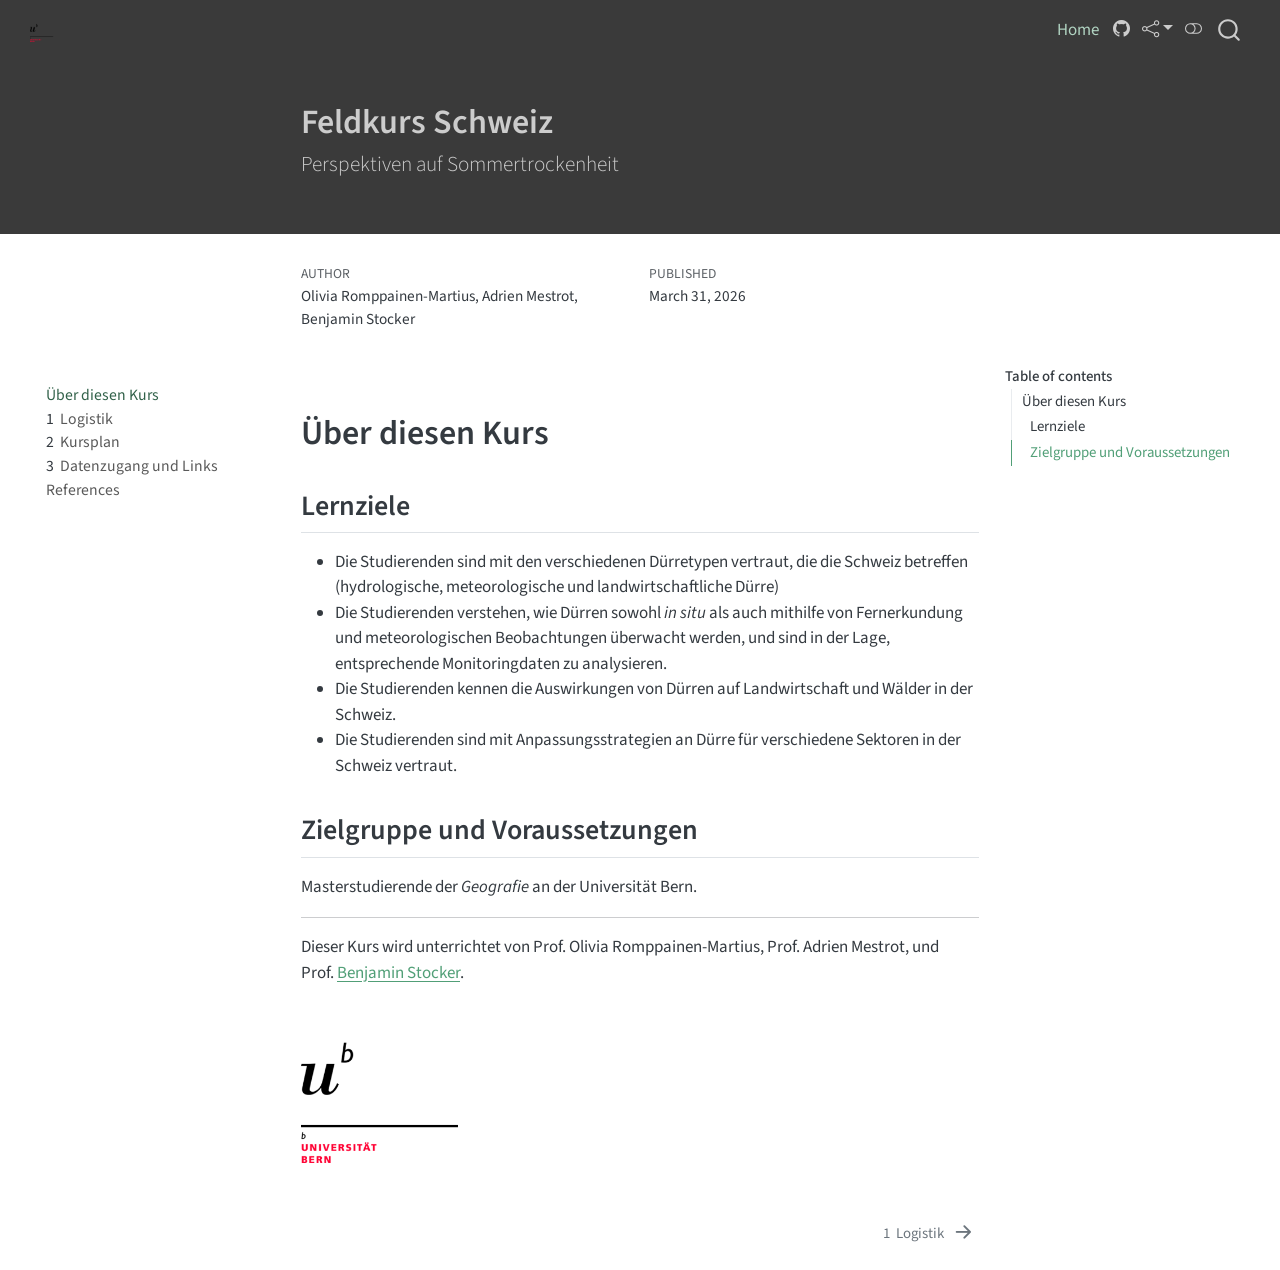
<file: index.html>
<!DOCTYPE html>
<html xmlns="http://www.w3.org/1999/xhtml" lang="en" xml:lang="en"><head>

<meta charset="utf-8">
<meta name="generator" content="quarto-1.8.27">

<meta name="viewport" content="width=device-width, initial-scale=1.0, user-scalable=yes">

<meta name="author" content="Olivia Romppainen-Martius, Adrien Mestrot, Benjamin Stocker">
<meta name="dcterms.date" content="2026-03-31">

<title>Feldkurs Schweiz</title>
<style>
code{white-space: pre-wrap;}
span.smallcaps{font-variant: small-caps;}
div.columns{display: flex; gap: min(4vw, 1.5em);}
div.column{flex: auto; overflow-x: auto;}
div.hanging-indent{margin-left: 1.5em; text-indent: -1.5em;}
ul.task-list{list-style: none;}
ul.task-list li input[type="checkbox"] {
  width: 0.8em;
  margin: 0 0.8em 0.2em -1em; /* quarto-specific, see https://github.com/quarto-dev/quarto-cli/issues/4556 */ 
  vertical-align: middle;
}
</style>


<script src="site_libs/quarto-nav/quarto-nav.js"></script>
<script src="site_libs/quarto-nav/headroom.min.js"></script>
<script src="site_libs/clipboard/clipboard.min.js"></script>
<script src="site_libs/quarto-search/autocomplete.umd.js"></script>
<script src="site_libs/quarto-search/fuse.min.js"></script>
<script src="site_libs/quarto-search/quarto-search.js"></script>
<meta name="quarto:offset" content="./">
<link href="./design.html" rel="next">
<link href="./figures/favicon.ico" rel="icon">
<script src="site_libs/quarto-html/quarto.js" type="module"></script>
<script src="site_libs/quarto-html/tabsets/tabsets.js" type="module"></script>
<script src="site_libs/quarto-html/axe/axe-check.js" type="module"></script>
<script src="site_libs/quarto-html/popper.min.js"></script>
<script src="site_libs/quarto-html/tippy.umd.min.js"></script>
<script src="site_libs/quarto-html/anchor.min.js"></script>
<link href="site_libs/quarto-html/tippy.css" rel="stylesheet">
<link href="site_libs/quarto-html/quarto-syntax-highlighting-ed96de9b727972fe78a7b5d16c58bf87.css" rel="stylesheet" class="quarto-color-scheme" id="quarto-text-highlighting-styles">
<link href="site_libs/quarto-html/quarto-syntax-highlighting-dark-4d9afe2b8d18ee9fa5d0d57b5ed4214d.css" rel="stylesheet" class="quarto-color-scheme quarto-color-alternate" id="quarto-text-highlighting-styles">
<link href="site_libs/quarto-html/quarto-syntax-highlighting-ed96de9b727972fe78a7b5d16c58bf87.css" rel="stylesheet" class="quarto-color-scheme-extra" id="quarto-text-highlighting-styles">
<script src="site_libs/bootstrap/bootstrap.min.js"></script>
<link href="site_libs/bootstrap/bootstrap-icons.css" rel="stylesheet">
<link href="site_libs/bootstrap/bootstrap-1b664e6692268865ac8c350bc2db6ed4.min.css" rel="stylesheet" append-hash="true" class="quarto-color-scheme" id="quarto-bootstrap" data-mode="light">
<link href="site_libs/bootstrap/bootstrap-dark-55abac0465d10ec823624cc1da9df1de.min.css" rel="stylesheet" append-hash="true" class="quarto-color-scheme quarto-color-alternate" id="quarto-bootstrap" data-mode="dark">
<link href="site_libs/bootstrap/bootstrap-1b664e6692268865ac8c350bc2db6ed4.min.css" rel="stylesheet" append-hash="true" class="quarto-color-scheme-extra" id="quarto-bootstrap" data-mode="light">
<script id="quarto-search-options" type="application/json">{
  "location": "navbar",
  "copy-button": false,
  "collapse-after": 3,
  "panel-placement": "end",
  "type": "overlay",
  "limit": 50,
  "keyboard-shortcut": [
    "f",
    "/",
    "s"
  ],
  "show-item-context": false,
  "language": {
    "search-no-results-text": "No results",
    "search-matching-documents-text": "matching documents",
    "search-copy-link-title": "Copy link to search",
    "search-hide-matches-text": "Hide additional matches",
    "search-more-match-text": "more match in this document",
    "search-more-matches-text": "more matches in this document",
    "search-clear-button-title": "Clear",
    "search-text-placeholder": "",
    "search-detached-cancel-button-title": "Cancel",
    "search-submit-button-title": "Submit",
    "search-label": "Search"
  }
}</script>


<meta name="twitter:title" content="Feldkurs Schweiz">
<meta name="twitter:description" content="Perspektiven auf Sommertrockenheit">
<meta name="twitter:image" content="./images/logo_unibern_squid3.png">
<meta name="twitter:card" content="summary_large_image">
</head>

<body class="nav-sidebar floating nav-fixed quarto-light"><script id="quarto-html-before-body" type="application/javascript">
    const toggleBodyColorMode = (bsSheetEl) => {
      const mode = bsSheetEl.getAttribute("data-mode");
      const bodyEl = window.document.querySelector("body");
      if (mode === "dark") {
        bodyEl.classList.add("quarto-dark");
        bodyEl.classList.remove("quarto-light");
      } else {
        bodyEl.classList.add("quarto-light");
        bodyEl.classList.remove("quarto-dark");
      }
    }
    const toggleBodyColorPrimary = () => {
      const bsSheetEl = window.document.querySelector("link#quarto-bootstrap:not([rel=disabled-stylesheet])");
      if (bsSheetEl) {
        toggleBodyColorMode(bsSheetEl);
      }
    }
    const setColorSchemeToggle = (alternate) => {
      const toggles = window.document.querySelectorAll('.quarto-color-scheme-toggle');
      for (let i=0; i < toggles.length; i++) {
        const toggle = toggles[i];
        if (toggle) {
          if (alternate) {
            toggle.classList.add("alternate");
          } else {
            toggle.classList.remove("alternate");
          }
        }
      }
    };
    const toggleColorMode = (alternate) => {
      // Switch the stylesheets
      const primaryStylesheets = window.document.querySelectorAll('link.quarto-color-scheme:not(.quarto-color-alternate)');
      const alternateStylesheets = window.document.querySelectorAll('link.quarto-color-scheme.quarto-color-alternate');
      manageTransitions('#quarto-margin-sidebar .nav-link', false);
      if (alternate) {
        // note: dark is layered on light, we don't disable primary!
        enableStylesheet(alternateStylesheets);
        for (const sheetNode of alternateStylesheets) {
          if (sheetNode.id === "quarto-bootstrap") {
            toggleBodyColorMode(sheetNode);
          }
        }
      } else {
        disableStylesheet(alternateStylesheets);
        enableStylesheet(primaryStylesheets)
        toggleBodyColorPrimary();
      }
      manageTransitions('#quarto-margin-sidebar .nav-link', true);
      // Switch the toggles
      setColorSchemeToggle(alternate)
      // Hack to workaround the fact that safari doesn't
      // properly recolor the scrollbar when toggling (#1455)
      if (navigator.userAgent.indexOf('Safari') > 0 && navigator.userAgent.indexOf('Chrome') == -1) {
        manageTransitions("body", false);
        window.scrollTo(0, 1);
        setTimeout(() => {
          window.scrollTo(0, 0);
          manageTransitions("body", true);
        }, 40);
      }
    }
    const disableStylesheet = (stylesheets) => {
      for (let i=0; i < stylesheets.length; i++) {
        const stylesheet = stylesheets[i];
        stylesheet.rel = 'disabled-stylesheet';
      }
    }
    const enableStylesheet = (stylesheets) => {
      for (let i=0; i < stylesheets.length; i++) {
        const stylesheet = stylesheets[i];
        if(stylesheet.rel !== 'stylesheet') { // for Chrome, which will still FOUC without this check
          stylesheet.rel = 'stylesheet';
        }
      }
    }
    const manageTransitions = (selector, allowTransitions) => {
      const els = window.document.querySelectorAll(selector);
      for (let i=0; i < els.length; i++) {
        const el = els[i];
        if (allowTransitions) {
          el.classList.remove('notransition');
        } else {
          el.classList.add('notransition');
        }
      }
    }
    const isFileUrl = () => {
      return window.location.protocol === 'file:';
    }
    const hasAlternateSentinel = () => {
      let styleSentinel = getColorSchemeSentinel();
      if (styleSentinel !== null) {
        return styleSentinel === "alternate";
      } else {
        return false;
      }
    }
    const setStyleSentinel = (alternate) => {
      const value = alternate ? "alternate" : "default";
      if (!isFileUrl()) {
        window.localStorage.setItem("quarto-color-scheme", value);
      } else {
        localAlternateSentinel = value;
      }
    }
    const getColorSchemeSentinel = () => {
      if (!isFileUrl()) {
        const storageValue = window.localStorage.getItem("quarto-color-scheme");
        return storageValue != null ? storageValue : localAlternateSentinel;
      } else {
        return localAlternateSentinel;
      }
    }
    const toggleGiscusIfUsed = (isAlternate, darkModeDefault) => {
      const baseTheme = document.querySelector('#giscus-base-theme')?.value ?? 'light';
      const alternateTheme = document.querySelector('#giscus-alt-theme')?.value ?? 'dark';
      let newTheme = '';
      if(authorPrefersDark) {
        newTheme = isAlternate ? baseTheme : alternateTheme;
      } else {
        newTheme = isAlternate ? alternateTheme : baseTheme;
      }
      const changeGiscusTheme = () => {
        // From: https://github.com/giscus/giscus/issues/336
        const sendMessage = (message) => {
          const iframe = document.querySelector('iframe.giscus-frame');
          if (!iframe) return;
          iframe.contentWindow.postMessage({ giscus: message }, 'https://giscus.app');
        }
        sendMessage({
          setConfig: {
            theme: newTheme
          }
        });
      }
      const isGiscussLoaded = window.document.querySelector('iframe.giscus-frame') !== null;
      if (isGiscussLoaded) {
        changeGiscusTheme();
      }
    };
    const authorPrefersDark = false;
    const darkModeDefault = authorPrefersDark;
      document.querySelector('link#quarto-text-highlighting-styles.quarto-color-scheme-extra').rel = 'disabled-stylesheet';
      document.querySelector('link#quarto-bootstrap.quarto-color-scheme-extra').rel = 'disabled-stylesheet';
    let localAlternateSentinel = darkModeDefault ? 'alternate' : 'default';
    // Dark / light mode switch
    window.quartoToggleColorScheme = () => {
      // Read the current dark / light value
      let toAlternate = !hasAlternateSentinel();
      toggleColorMode(toAlternate);
      setStyleSentinel(toAlternate);
      toggleGiscusIfUsed(toAlternate, darkModeDefault);
      window.dispatchEvent(new Event('resize'));
    };
    // Switch to dark mode if need be
    if (hasAlternateSentinel()) {
      toggleColorMode(true);
    } else {
      toggleColorMode(false);
    }
  </script>

<div id="quarto-search-results"></div>
  <header id="quarto-header" class="headroom fixed-top quarto-banner">
    <nav class="navbar navbar-expand-lg " data-bs-theme="dark">
      <div class="navbar-container container-fluid">
      <div class="navbar-brand-container mx-auto">
    <a href="./index.html" class="navbar-brand navbar-brand-logo">
    <img src="./images/logo_unibern_squid3.png" alt="" class="navbar-logo light-content">
    <img src="./images/logo_unibern_squid3.png" alt="" class="navbar-logo dark-content">
    </a>
    <a class="navbar-brand" href="./index.html">
    <span class="navbar-title"></span>
    </a>
  </div>
            <div id="quarto-search" class="" title="Search"></div>
          <button class="navbar-toggler" type="button" data-bs-toggle="collapse" data-bs-target="#navbarCollapse" aria-controls="navbarCollapse" role="menu" aria-expanded="false" aria-label="Toggle navigation" onclick="if (window.quartoToggleHeadroom) { window.quartoToggleHeadroom(); }">
  <span class="navbar-toggler-icon"></span>
</button>
          <div class="collapse navbar-collapse" id="navbarCollapse">
            <ul class="navbar-nav navbar-nav-scroll ms-auto">
  <li class="nav-item">
    <a class="nav-link active" href="./index.html" aria-current="page"> 
<span class="menu-text">Home</span></a>
  </li>  
</ul>
          </div> <!-- /navcollapse -->
            <div class="quarto-navbar-tools tools-wide">
    <a href="https://github.com/geco-bern/feldkurs_trockenheit/" title="Source Code" class="quarto-navigation-tool px-1" aria-label="Source Code"><i class="bi bi-github"></i></a>
    <div class="dropdown">
      <a href="" title="Share" id="quarto-navigation-tool-dropdown-0" class="quarto-navigation-tool dropdown-toggle px-1" data-bs-toggle="dropdown" aria-expanded="false" role="link" aria-label="Share"><i class="bi bi-share"></i></a>
      <ul class="dropdown-menu" aria-labelledby="quarto-navigation-tool-dropdown-0">
          <li>
            <a class="dropdown-item quarto-navbar-tools-item" href="https://twitter.com/intent/tweet?url=|url|">
              <i class="bi bi-twitter pe-1"></i>
            Twitter
            </a>
          </li>
          <li>
            <a class="dropdown-item quarto-navbar-tools-item" href="https://www.facebook.com/sharer/sharer.php?u=|url|">
              <i class="bi bi-facebook pe-1"></i>
            Facebook
            </a>
          </li>
      </ul>
    </div>
  <a href="" class="quarto-color-scheme-toggle quarto-navigation-tool  px-1" onclick="window.quartoToggleColorScheme(); return false;" title="Toggle dark mode"><i class="bi"></i></a>
</div>
      </div> <!-- /container-fluid -->
    </nav>
  <nav class="quarto-secondary-nav">
    <div class="container-fluid d-flex">
      <button type="button" class="quarto-btn-toggle btn" data-bs-toggle="collapse" role="button" data-bs-target=".quarto-sidebar-collapse-item" aria-controls="quarto-sidebar" aria-expanded="false" aria-label="Toggle sidebar navigation" onclick="if (window.quartoToggleHeadroom) { window.quartoToggleHeadroom(); }">
        <i class="bi bi-layout-text-sidebar-reverse"></i>
      </button>
        <nav class="quarto-page-breadcrumbs" aria-label="breadcrumb"><ol class="breadcrumb"><li class="breadcrumb-item"><a href="./index.html">Über diesen Kurs</a></li></ol></nav>
        <a class="flex-grow-1" role="navigation" data-bs-toggle="collapse" data-bs-target=".quarto-sidebar-collapse-item" aria-controls="quarto-sidebar" aria-expanded="false" aria-label="Toggle sidebar navigation" onclick="if (window.quartoToggleHeadroom) { window.quartoToggleHeadroom(); }">      
        </a>
    </div>
  </nav>
</header>
<!-- content -->
<header id="title-block-header" class="quarto-title-block default page-columns page-full">
  <div class="quarto-title-banner page-columns page-full">
    <div class="quarto-title column-body">
      <h1 class="title">Feldkurs Schweiz</h1>
            <p class="subtitle lead">Perspektiven auf Sommertrockenheit</p>
                      </div>
  </div>
    
  
  <div class="quarto-title-meta">

      <div>
      <div class="quarto-title-meta-heading">Author</div>
      <div class="quarto-title-meta-contents">
               <p>Olivia Romppainen-Martius, Adrien Mestrot, Benjamin Stocker </p>
            </div>
    </div>
      
      <div>
      <div class="quarto-title-meta-heading">Published</div>
      <div class="quarto-title-meta-contents">
        <p class="date">March 31, 2026</p>
      </div>
    </div>
    
      
    </div>
    
  
  </header><div id="quarto-content" class="quarto-container page-columns page-rows-contents page-layout-article page-navbar">
<!-- sidebar -->
  <nav id="quarto-sidebar" class="sidebar collapse collapse-horizontal quarto-sidebar-collapse-item sidebar-navigation floating overflow-auto">
    <div class="sidebar-menu-container"> 
    <ul class="list-unstyled mt-1">
        <li class="sidebar-item">
  <div class="sidebar-item-container"> 
  <a href="./index.html" class="sidebar-item-text sidebar-link active">
 <span class="menu-text">Über diesen Kurs</span></a>
  </div>
</li>
        <li class="sidebar-item">
  <div class="sidebar-item-container"> 
  <a href="./design.html" class="sidebar-item-text sidebar-link">
 <span class="menu-text"><span class="chapter-number">1</span>&nbsp; <span class="chapter-title">Logistik</span></span></a>
  </div>
</li>
        <li class="sidebar-item">
  <div class="sidebar-item-container"> 
  <a href="./plan.html" class="sidebar-item-text sidebar-link">
 <span class="menu-text"><span class="chapter-number">2</span>&nbsp; <span class="chapter-title">Kursplan</span></span></a>
  </div>
</li>
        <li class="sidebar-item">
  <div class="sidebar-item-container"> 
  <a href="./links.html" class="sidebar-item-text sidebar-link">
 <span class="menu-text"><span class="chapter-number">3</span>&nbsp; <span class="chapter-title">Datenzugang und Links</span></span></a>
  </div>
</li>
        <li class="sidebar-item">
  <div class="sidebar-item-container"> 
  <a href="./references.html" class="sidebar-item-text sidebar-link">
 <span class="menu-text">References</span></a>
  </div>
</li>
    </ul>
    </div>
</nav>
<div id="quarto-sidebar-glass" class="quarto-sidebar-collapse-item" data-bs-toggle="collapse" data-bs-target=".quarto-sidebar-collapse-item"></div>
<!-- margin-sidebar -->
    <div id="quarto-margin-sidebar" class="sidebar margin-sidebar">
        <nav id="TOC" role="doc-toc" class="toc-active">
    <h2 id="toc-title">Table of contents</h2>
   
  <ul>
  <li><a href="#über-diesen-kurs" id="toc-über-diesen-kurs" class="nav-link active" data-scroll-target="#über-diesen-kurs">Über diesen Kurs</a>
  <ul class="collapse">
  <li><a href="#lernziele" id="toc-lernziele" class="nav-link" data-scroll-target="#lernziele">Lernziele</a></li>
  <li><a href="#zielgruppe-und-voraussetzungen" id="toc-zielgruppe-und-voraussetzungen" class="nav-link" data-scroll-target="#zielgruppe-und-voraussetzungen">Zielgruppe und Voraussetzungen</a></li>
  </ul></li>
  </ul>
</nav>
    </div>
<!-- main -->
<main class="content quarto-banner-title-block" id="quarto-document-content">






<section id="über-diesen-kurs" class="level1 unnumbered">
<h1 class="unnumbered">Über diesen Kurs</h1>
<section id="lernziele" class="level2">
<h2 class="anchored" data-anchor-id="lernziele">Lernziele</h2>
<ul>
<li>Die Studierenden sind mit den verschiedenen Dürretypen vertraut, die die Schweiz betreffen (hydrologische, meteorologische und landwirtschaftliche Dürre)</li>
<li>Die Studierenden verstehen, wie Dürren sowohl <em>in situ</em> als auch mithilfe von Fernerkundung und meteorologischen Beobachtungen überwacht werden, und sind in der Lage, entsprechende Monitoringdaten zu analysieren.</li>
<li>Die Studierenden kennen die Auswirkungen von Dürren auf Landwirtschaft und Wälder in der Schweiz.</li>
<li>Die Studierenden sind mit Anpassungsstrategien an Dürre für verschiedene Sektoren in der Schweiz vertraut.</li>
</ul>
</section>
<section id="zielgruppe-und-voraussetzungen" class="level2">
<h2 class="anchored" data-anchor-id="zielgruppe-und-voraussetzungen">Zielgruppe und Voraussetzungen</h2>
<p>Masterstudierende der <em>Geografie</em> an der Universität Bern.</p>
<hr>
<p>Dieser Kurs wird unterrichtet von Prof.&nbsp;Olivia Romppainen-Martius, Prof.&nbsp;Adrien Mestrot, und Prof.&nbsp;<a href="https://geco-group.org/author/benjamin-stocker/">Benjamin Stocker</a>.</p>
<p><img src="./images/logo_unibern_squid3.png" class="img-fluid" style="width:30.0%"></p>


</section>
</section>

</main> <!-- /main -->
<script id="quarto-html-after-body" type="application/javascript">
  window.document.addEventListener("DOMContentLoaded", function (event) {
    // Ensure there is a toggle, if there isn't float one in the top right
    if (window.document.querySelector('.quarto-color-scheme-toggle') === null) {
      const a = window.document.createElement('a');
      a.classList.add('top-right');
      a.classList.add('quarto-color-scheme-toggle');
      a.href = "";
      a.onclick = function() { try { window.quartoToggleColorScheme(); } catch {} return false; };
      const i = window.document.createElement("i");
      i.classList.add('bi');
      a.appendChild(i);
      window.document.body.appendChild(a);
    }
    setColorSchemeToggle(hasAlternateSentinel())
    const icon = "";
    const anchorJS = new window.AnchorJS();
    anchorJS.options = {
      placement: 'right',
      icon: icon
    };
    anchorJS.add('.anchored');
    const isCodeAnnotation = (el) => {
      for (const clz of el.classList) {
        if (clz.startsWith('code-annotation-')) {                     
          return true;
        }
      }
      return false;
    }
    const onCopySuccess = function(e) {
      // button target
      const button = e.trigger;
      // don't keep focus
      button.blur();
      // flash "checked"
      button.classList.add('code-copy-button-checked');
      var currentTitle = button.getAttribute("title");
      button.setAttribute("title", "Copied!");
      let tooltip;
      if (window.bootstrap) {
        button.setAttribute("data-bs-toggle", "tooltip");
        button.setAttribute("data-bs-placement", "left");
        button.setAttribute("data-bs-title", "Copied!");
        tooltip = new bootstrap.Tooltip(button, 
          { trigger: "manual", 
            customClass: "code-copy-button-tooltip",
            offset: [0, -8]});
        tooltip.show();    
      }
      setTimeout(function() {
        if (tooltip) {
          tooltip.hide();
          button.removeAttribute("data-bs-title");
          button.removeAttribute("data-bs-toggle");
          button.removeAttribute("data-bs-placement");
        }
        button.setAttribute("title", currentTitle);
        button.classList.remove('code-copy-button-checked');
      }, 1000);
      // clear code selection
      e.clearSelection();
    }
    const getTextToCopy = function(trigger) {
      const outerScaffold = trigger.parentElement.cloneNode(true);
      const codeEl = outerScaffold.querySelector('code');
      for (const childEl of codeEl.children) {
        if (isCodeAnnotation(childEl)) {
          childEl.remove();
        }
      }
      return codeEl.innerText;
    }
    const clipboard = new window.ClipboardJS('.code-copy-button:not([data-in-quarto-modal])', {
      text: getTextToCopy
    });
    clipboard.on('success', onCopySuccess);
    if (window.document.getElementById('quarto-embedded-source-code-modal')) {
      const clipboardModal = new window.ClipboardJS('.code-copy-button[data-in-quarto-modal]', {
        text: getTextToCopy,
        container: window.document.getElementById('quarto-embedded-source-code-modal')
      });
      clipboardModal.on('success', onCopySuccess);
    }
      var localhostRegex = new RegExp(/^(?:http|https):\/\/localhost\:?[0-9]*\//);
      var mailtoRegex = new RegExp(/^mailto:/);
        var filterRegex = new RegExp('/' + window.location.host + '/');
      var isInternal = (href) => {
          return filterRegex.test(href) || localhostRegex.test(href) || mailtoRegex.test(href);
      }
      // Inspect non-navigation links and adorn them if external
     var links = window.document.querySelectorAll('a[href]:not(.nav-link):not(.navbar-brand):not(.toc-action):not(.sidebar-link):not(.sidebar-item-toggle):not(.pagination-link):not(.no-external):not([aria-hidden]):not(.dropdown-item):not(.quarto-navigation-tool):not(.about-link)');
      for (var i=0; i<links.length; i++) {
        const link = links[i];
        if (!isInternal(link.href)) {
          // undo the damage that might have been done by quarto-nav.js in the case of
          // links that we want to consider external
          if (link.dataset.originalHref !== undefined) {
            link.href = link.dataset.originalHref;
          }
        }
      }
    function tippyHover(el, contentFn, onTriggerFn, onUntriggerFn) {
      const config = {
        allowHTML: true,
        maxWidth: 500,
        delay: 100,
        arrow: false,
        appendTo: function(el) {
            return el.parentElement;
        },
        interactive: true,
        interactiveBorder: 10,
        theme: 'quarto',
        placement: 'bottom-start',
      };
      if (contentFn) {
        config.content = contentFn;
      }
      if (onTriggerFn) {
        config.onTrigger = onTriggerFn;
      }
      if (onUntriggerFn) {
        config.onUntrigger = onUntriggerFn;
      }
      window.tippy(el, config); 
    }
    const noterefs = window.document.querySelectorAll('a[role="doc-noteref"]');
    for (var i=0; i<noterefs.length; i++) {
      const ref = noterefs[i];
      tippyHover(ref, function() {
        // use id or data attribute instead here
        let href = ref.getAttribute('data-footnote-href') || ref.getAttribute('href');
        try { href = new URL(href).hash; } catch {}
        const id = href.replace(/^#\/?/, "");
        const note = window.document.getElementById(id);
        if (note) {
          return note.innerHTML;
        } else {
          return "";
        }
      });
    }
    const xrefs = window.document.querySelectorAll('a.quarto-xref');
    const processXRef = (id, note) => {
      // Strip column container classes
      const stripColumnClz = (el) => {
        el.classList.remove("page-full", "page-columns");
        if (el.children) {
          for (const child of el.children) {
            stripColumnClz(child);
          }
        }
      }
      stripColumnClz(note)
      if (id === null || id.startsWith('sec-')) {
        // Special case sections, only their first couple elements
        const container = document.createElement("div");
        if (note.children && note.children.length > 2) {
          container.appendChild(note.children[0].cloneNode(true));
          for (let i = 1; i < note.children.length; i++) {
            const child = note.children[i];
            if (child.tagName === "P" && child.innerText === "") {
              continue;
            } else {
              container.appendChild(child.cloneNode(true));
              break;
            }
          }
          if (window.Quarto?.typesetMath) {
            window.Quarto.typesetMath(container);
          }
          return container.innerHTML
        } else {
          if (window.Quarto?.typesetMath) {
            window.Quarto.typesetMath(note);
          }
          return note.innerHTML;
        }
      } else {
        // Remove any anchor links if they are present
        const anchorLink = note.querySelector('a.anchorjs-link');
        if (anchorLink) {
          anchorLink.remove();
        }
        if (window.Quarto?.typesetMath) {
          window.Quarto.typesetMath(note);
        }
        if (note.classList.contains("callout")) {
          return note.outerHTML;
        } else {
          return note.innerHTML;
        }
      }
    }
    for (var i=0; i<xrefs.length; i++) {
      const xref = xrefs[i];
      tippyHover(xref, undefined, function(instance) {
        instance.disable();
        let url = xref.getAttribute('href');
        let hash = undefined; 
        if (url.startsWith('#')) {
          hash = url;
        } else {
          try { hash = new URL(url).hash; } catch {}
        }
        if (hash) {
          const id = hash.replace(/^#\/?/, "");
          const note = window.document.getElementById(id);
          if (note !== null) {
            try {
              const html = processXRef(id, note.cloneNode(true));
              instance.setContent(html);
            } finally {
              instance.enable();
              instance.show();
            }
          } else {
            // See if we can fetch this
            fetch(url.split('#')[0])
            .then(res => res.text())
            .then(html => {
              const parser = new DOMParser();
              const htmlDoc = parser.parseFromString(html, "text/html");
              const note = htmlDoc.getElementById(id);
              if (note !== null) {
                const html = processXRef(id, note);
                instance.setContent(html);
              } 
            }).finally(() => {
              instance.enable();
              instance.show();
            });
          }
        } else {
          // See if we can fetch a full url (with no hash to target)
          // This is a special case and we should probably do some content thinning / targeting
          fetch(url)
          .then(res => res.text())
          .then(html => {
            const parser = new DOMParser();
            const htmlDoc = parser.parseFromString(html, "text/html");
            const note = htmlDoc.querySelector('main.content');
            if (note !== null) {
              // This should only happen for chapter cross references
              // (since there is no id in the URL)
              // remove the first header
              if (note.children.length > 0 && note.children[0].tagName === "HEADER") {
                note.children[0].remove();
              }
              const html = processXRef(null, note);
              instance.setContent(html);
            } 
          }).finally(() => {
            instance.enable();
            instance.show();
          });
        }
      }, function(instance) {
      });
    }
        let selectedAnnoteEl;
        const selectorForAnnotation = ( cell, annotation) => {
          let cellAttr = 'data-code-cell="' + cell + '"';
          let lineAttr = 'data-code-annotation="' +  annotation + '"';
          const selector = 'span[' + cellAttr + '][' + lineAttr + ']';
          return selector;
        }
        const selectCodeLines = (annoteEl) => {
          const doc = window.document;
          const targetCell = annoteEl.getAttribute("data-target-cell");
          const targetAnnotation = annoteEl.getAttribute("data-target-annotation");
          const annoteSpan = window.document.querySelector(selectorForAnnotation(targetCell, targetAnnotation));
          const lines = annoteSpan.getAttribute("data-code-lines").split(",");
          const lineIds = lines.map((line) => {
            return targetCell + "-" + line;
          })
          let top = null;
          let height = null;
          let parent = null;
          if (lineIds.length > 0) {
              //compute the position of the single el (top and bottom and make a div)
              const el = window.document.getElementById(lineIds[0]);
              top = el.offsetTop;
              height = el.offsetHeight;
              parent = el.parentElement.parentElement;
            if (lineIds.length > 1) {
              const lastEl = window.document.getElementById(lineIds[lineIds.length - 1]);
              const bottom = lastEl.offsetTop + lastEl.offsetHeight;
              height = bottom - top;
            }
            if (top !== null && height !== null && parent !== null) {
              // cook up a div (if necessary) and position it 
              let div = window.document.getElementById("code-annotation-line-highlight");
              if (div === null) {
                div = window.document.createElement("div");
                div.setAttribute("id", "code-annotation-line-highlight");
                div.style.position = 'absolute';
                parent.appendChild(div);
              }
              div.style.top = top - 2 + "px";
              div.style.height = height + 4 + "px";
              div.style.left = 0;
              let gutterDiv = window.document.getElementById("code-annotation-line-highlight-gutter");
              if (gutterDiv === null) {
                gutterDiv = window.document.createElement("div");
                gutterDiv.setAttribute("id", "code-annotation-line-highlight-gutter");
                gutterDiv.style.position = 'absolute';
                const codeCell = window.document.getElementById(targetCell);
                const gutter = codeCell.querySelector('.code-annotation-gutter');
                gutter.appendChild(gutterDiv);
              }
              gutterDiv.style.top = top - 2 + "px";
              gutterDiv.style.height = height + 4 + "px";
            }
            selectedAnnoteEl = annoteEl;
          }
        };
        const unselectCodeLines = () => {
          const elementsIds = ["code-annotation-line-highlight", "code-annotation-line-highlight-gutter"];
          elementsIds.forEach((elId) => {
            const div = window.document.getElementById(elId);
            if (div) {
              div.remove();
            }
          });
          selectedAnnoteEl = undefined;
        };
          // Handle positioning of the toggle
      window.addEventListener(
        "resize",
        throttle(() => {
          elRect = undefined;
          if (selectedAnnoteEl) {
            selectCodeLines(selectedAnnoteEl);
          }
        }, 10)
      );
      function throttle(fn, ms) {
      let throttle = false;
      let timer;
        return (...args) => {
          if(!throttle) { // first call gets through
              fn.apply(this, args);
              throttle = true;
          } else { // all the others get throttled
              if(timer) clearTimeout(timer); // cancel #2
              timer = setTimeout(() => {
                fn.apply(this, args);
                timer = throttle = false;
              }, ms);
          }
        };
      }
        // Attach click handler to the DT
        const annoteDls = window.document.querySelectorAll('dt[data-target-cell]');
        for (const annoteDlNode of annoteDls) {
          annoteDlNode.addEventListener('click', (event) => {
            const clickedEl = event.target;
            if (clickedEl !== selectedAnnoteEl) {
              unselectCodeLines();
              const activeEl = window.document.querySelector('dt[data-target-cell].code-annotation-active');
              if (activeEl) {
                activeEl.classList.remove('code-annotation-active');
              }
              selectCodeLines(clickedEl);
              clickedEl.classList.add('code-annotation-active');
            } else {
              // Unselect the line
              unselectCodeLines();
              clickedEl.classList.remove('code-annotation-active');
            }
          });
        }
    const findCites = (el) => {
      const parentEl = el.parentElement;
      if (parentEl) {
        const cites = parentEl.dataset.cites;
        if (cites) {
          return {
            el,
            cites: cites.split(' ')
          };
        } else {
          return findCites(el.parentElement)
        }
      } else {
        return undefined;
      }
    };
    var bibliorefs = window.document.querySelectorAll('a[role="doc-biblioref"]');
    for (var i=0; i<bibliorefs.length; i++) {
      const ref = bibliorefs[i];
      const citeInfo = findCites(ref);
      if (citeInfo) {
        tippyHover(citeInfo.el, function() {
          var popup = window.document.createElement('div');
          citeInfo.cites.forEach(function(cite) {
            var citeDiv = window.document.createElement('div');
            citeDiv.classList.add('hanging-indent');
            citeDiv.classList.add('csl-entry');
            var biblioDiv = window.document.getElementById('ref-' + cite);
            if (biblioDiv) {
              citeDiv.innerHTML = biblioDiv.innerHTML;
            }
            popup.appendChild(citeDiv);
          });
          return popup.innerHTML;
        });
      }
    }
  });
  </script>
<nav class="page-navigation">
  <div class="nav-page nav-page-previous">
  </div>
  <div class="nav-page nav-page-next">
      <a href="./design.html" class="pagination-link" aria-label="Logistik">
        <span class="nav-page-text"><span class="chapter-number">1</span>&nbsp; <span class="chapter-title">Logistik</span></span> <i class="bi bi-arrow-right-short"></i>
      </a>
  </div>
</nav>
</div> <!-- /content -->




</body></html>
</file>
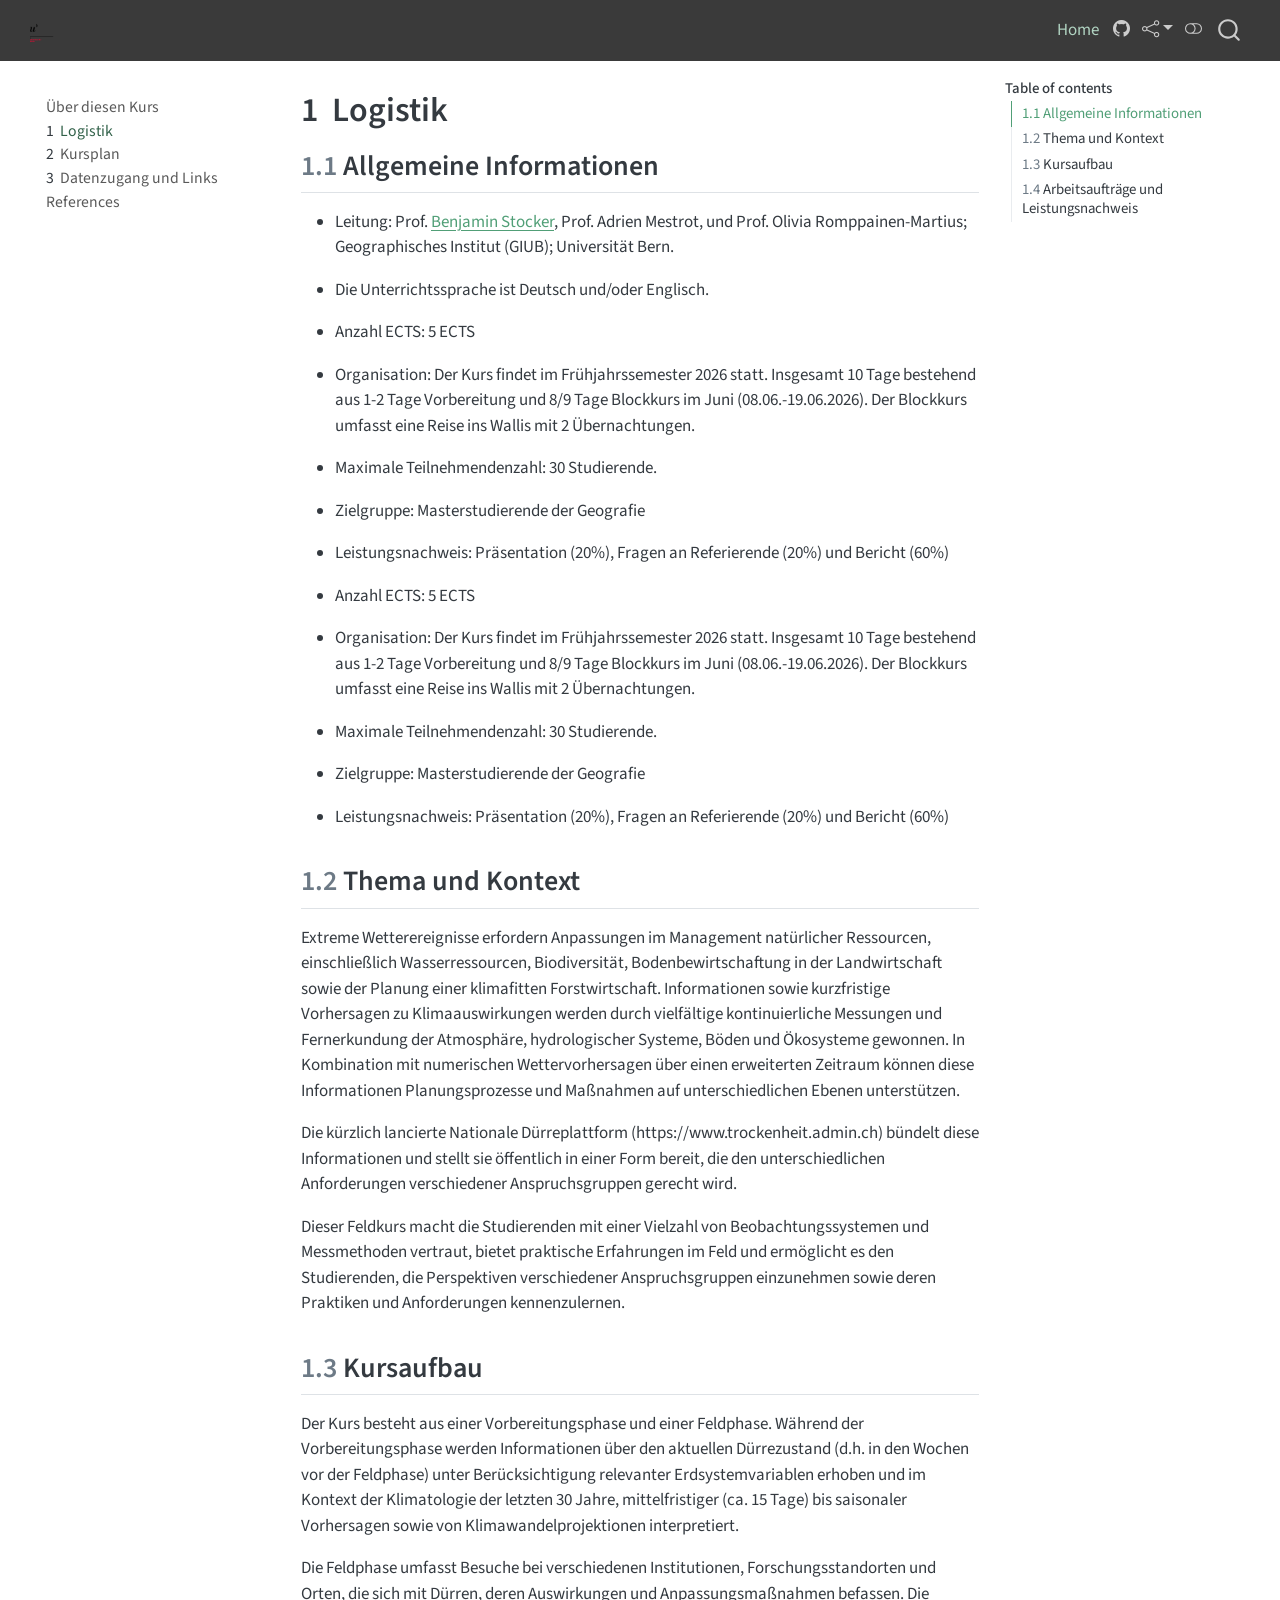
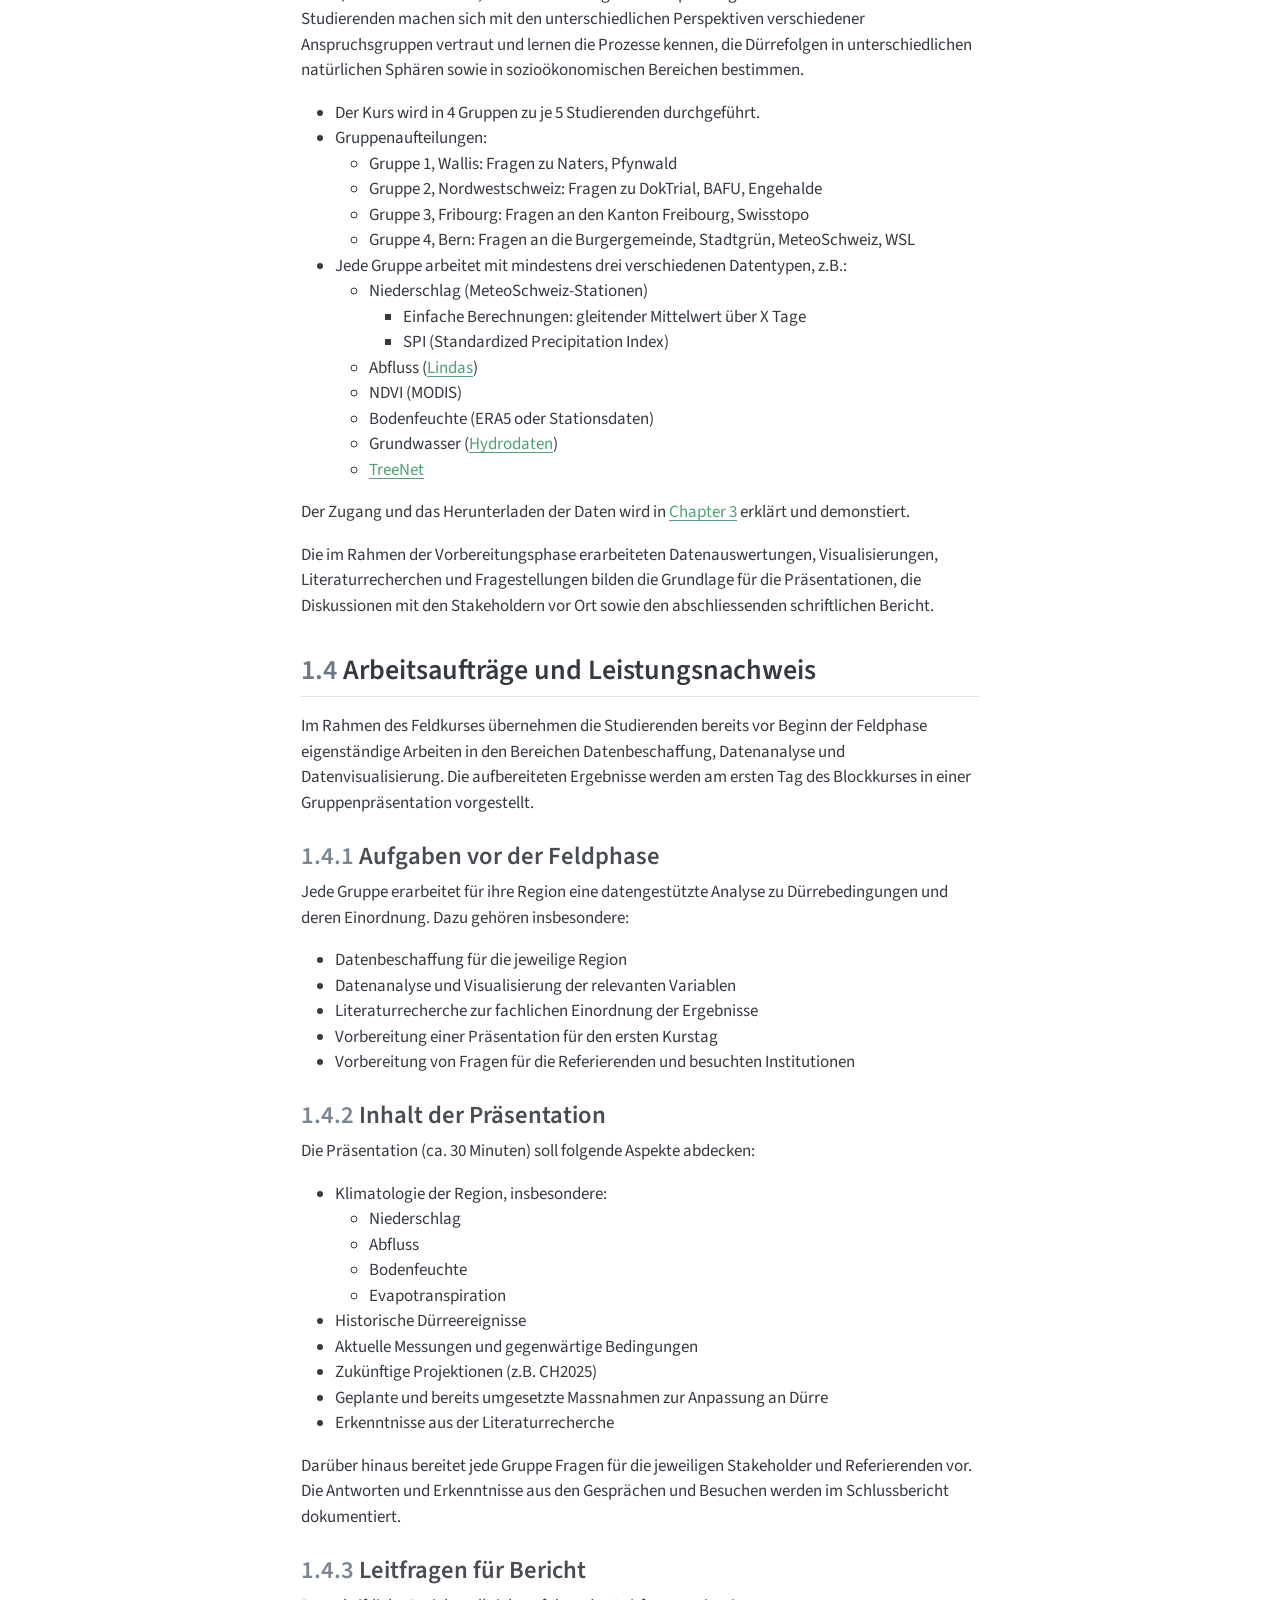
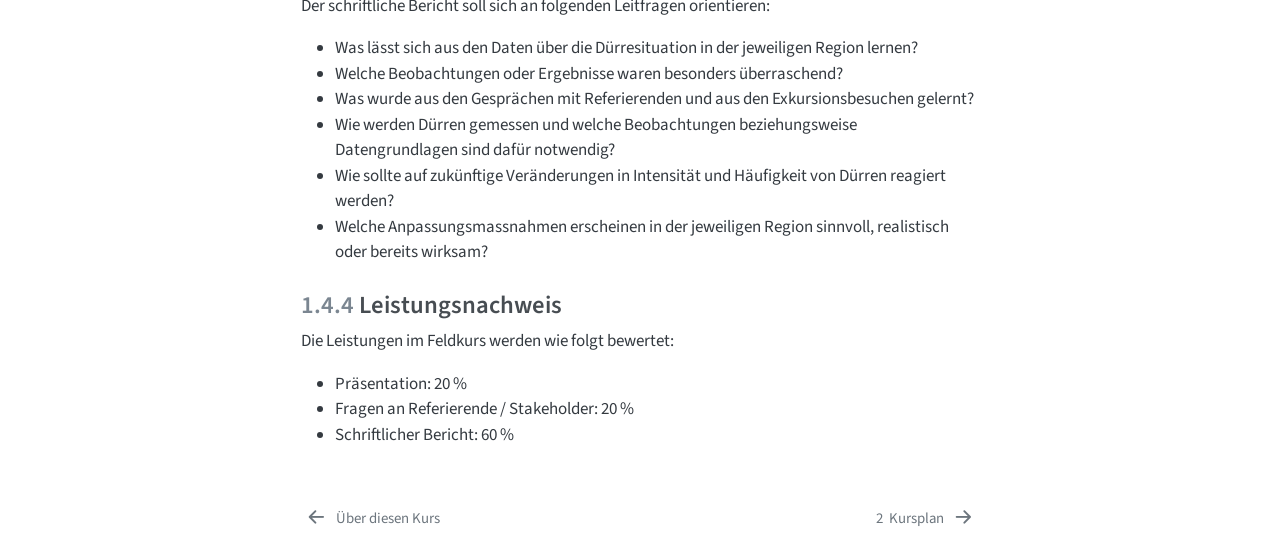
<file: design.html>
<!DOCTYPE html>
<html xmlns="http://www.w3.org/1999/xhtml" lang="en" xml:lang="en"><head>

<meta charset="utf-8">
<meta name="generator" content="quarto-1.8.27">

<meta name="viewport" content="width=device-width, initial-scale=1.0, user-scalable=yes">


<title>1&nbsp; Logistik – Feldkurs Schweiz</title>
<style>
code{white-space: pre-wrap;}
span.smallcaps{font-variant: small-caps;}
div.columns{display: flex; gap: min(4vw, 1.5em);}
div.column{flex: auto; overflow-x: auto;}
div.hanging-indent{margin-left: 1.5em; text-indent: -1.5em;}
ul.task-list{list-style: none;}
ul.task-list li input[type="checkbox"] {
  width: 0.8em;
  margin: 0 0.8em 0.2em -1em; /* quarto-specific, see https://github.com/quarto-dev/quarto-cli/issues/4556 */ 
  vertical-align: middle;
}
</style>


<script src="site_libs/quarto-nav/quarto-nav.js"></script>
<script src="site_libs/quarto-nav/headroom.min.js"></script>
<script src="site_libs/clipboard/clipboard.min.js"></script>
<script src="site_libs/quarto-search/autocomplete.umd.js"></script>
<script src="site_libs/quarto-search/fuse.min.js"></script>
<script src="site_libs/quarto-search/quarto-search.js"></script>
<meta name="quarto:offset" content="./">
<link href="./plan.html" rel="next">
<link href="./index.html" rel="prev">
<link href="./figures/favicon.ico" rel="icon">
<script src="site_libs/quarto-html/quarto.js" type="module"></script>
<script src="site_libs/quarto-html/tabsets/tabsets.js" type="module"></script>
<script src="site_libs/quarto-html/axe/axe-check.js" type="module"></script>
<script src="site_libs/quarto-html/popper.min.js"></script>
<script src="site_libs/quarto-html/tippy.umd.min.js"></script>
<script src="site_libs/quarto-html/anchor.min.js"></script>
<link href="site_libs/quarto-html/tippy.css" rel="stylesheet">
<link href="site_libs/quarto-html/quarto-syntax-highlighting-ed96de9b727972fe78a7b5d16c58bf87.css" rel="stylesheet" class="quarto-color-scheme" id="quarto-text-highlighting-styles">
<link href="site_libs/quarto-html/quarto-syntax-highlighting-dark-4d9afe2b8d18ee9fa5d0d57b5ed4214d.css" rel="stylesheet" class="quarto-color-scheme quarto-color-alternate" id="quarto-text-highlighting-styles">
<link href="site_libs/quarto-html/quarto-syntax-highlighting-ed96de9b727972fe78a7b5d16c58bf87.css" rel="stylesheet" class="quarto-color-scheme-extra" id="quarto-text-highlighting-styles">
<script src="site_libs/bootstrap/bootstrap.min.js"></script>
<link href="site_libs/bootstrap/bootstrap-icons.css" rel="stylesheet">
<link href="site_libs/bootstrap/bootstrap-1b664e6692268865ac8c350bc2db6ed4.min.css" rel="stylesheet" append-hash="true" class="quarto-color-scheme" id="quarto-bootstrap" data-mode="light">
<link href="site_libs/bootstrap/bootstrap-dark-55abac0465d10ec823624cc1da9df1de.min.css" rel="stylesheet" append-hash="true" class="quarto-color-scheme quarto-color-alternate" id="quarto-bootstrap" data-mode="dark">
<link href="site_libs/bootstrap/bootstrap-1b664e6692268865ac8c350bc2db6ed4.min.css" rel="stylesheet" append-hash="true" class="quarto-color-scheme-extra" id="quarto-bootstrap" data-mode="light">
<script id="quarto-search-options" type="application/json">{
  "location": "navbar",
  "copy-button": false,
  "collapse-after": 3,
  "panel-placement": "end",
  "type": "overlay",
  "limit": 50,
  "keyboard-shortcut": [
    "f",
    "/",
    "s"
  ],
  "show-item-context": false,
  "language": {
    "search-no-results-text": "No results",
    "search-matching-documents-text": "matching documents",
    "search-copy-link-title": "Copy link to search",
    "search-hide-matches-text": "Hide additional matches",
    "search-more-match-text": "more match in this document",
    "search-more-matches-text": "more matches in this document",
    "search-clear-button-title": "Clear",
    "search-text-placeholder": "",
    "search-detached-cancel-button-title": "Cancel",
    "search-submit-button-title": "Submit",
    "search-label": "Search"
  }
}</script>


<meta name="twitter:title" content="1&nbsp; Logistik – Feldkurs Schweiz">
<meta name="twitter:description" content="">
<meta name="twitter:card" content="summary">
</head>

<body class="nav-sidebar floating nav-fixed quarto-light"><script id="quarto-html-before-body" type="application/javascript">
    const toggleBodyColorMode = (bsSheetEl) => {
      const mode = bsSheetEl.getAttribute("data-mode");
      const bodyEl = window.document.querySelector("body");
      if (mode === "dark") {
        bodyEl.classList.add("quarto-dark");
        bodyEl.classList.remove("quarto-light");
      } else {
        bodyEl.classList.add("quarto-light");
        bodyEl.classList.remove("quarto-dark");
      }
    }
    const toggleBodyColorPrimary = () => {
      const bsSheetEl = window.document.querySelector("link#quarto-bootstrap:not([rel=disabled-stylesheet])");
      if (bsSheetEl) {
        toggleBodyColorMode(bsSheetEl);
      }
    }
    const setColorSchemeToggle = (alternate) => {
      const toggles = window.document.querySelectorAll('.quarto-color-scheme-toggle');
      for (let i=0; i < toggles.length; i++) {
        const toggle = toggles[i];
        if (toggle) {
          if (alternate) {
            toggle.classList.add("alternate");
          } else {
            toggle.classList.remove("alternate");
          }
        }
      }
    };
    const toggleColorMode = (alternate) => {
      // Switch the stylesheets
      const primaryStylesheets = window.document.querySelectorAll('link.quarto-color-scheme:not(.quarto-color-alternate)');
      const alternateStylesheets = window.document.querySelectorAll('link.quarto-color-scheme.quarto-color-alternate');
      manageTransitions('#quarto-margin-sidebar .nav-link', false);
      if (alternate) {
        // note: dark is layered on light, we don't disable primary!
        enableStylesheet(alternateStylesheets);
        for (const sheetNode of alternateStylesheets) {
          if (sheetNode.id === "quarto-bootstrap") {
            toggleBodyColorMode(sheetNode);
          }
        }
      } else {
        disableStylesheet(alternateStylesheets);
        enableStylesheet(primaryStylesheets)
        toggleBodyColorPrimary();
      }
      manageTransitions('#quarto-margin-sidebar .nav-link', true);
      // Switch the toggles
      setColorSchemeToggle(alternate)
      // Hack to workaround the fact that safari doesn't
      // properly recolor the scrollbar when toggling (#1455)
      if (navigator.userAgent.indexOf('Safari') > 0 && navigator.userAgent.indexOf('Chrome') == -1) {
        manageTransitions("body", false);
        window.scrollTo(0, 1);
        setTimeout(() => {
          window.scrollTo(0, 0);
          manageTransitions("body", true);
        }, 40);
      }
    }
    const disableStylesheet = (stylesheets) => {
      for (let i=0; i < stylesheets.length; i++) {
        const stylesheet = stylesheets[i];
        stylesheet.rel = 'disabled-stylesheet';
      }
    }
    const enableStylesheet = (stylesheets) => {
      for (let i=0; i < stylesheets.length; i++) {
        const stylesheet = stylesheets[i];
        if(stylesheet.rel !== 'stylesheet') { // for Chrome, which will still FOUC without this check
          stylesheet.rel = 'stylesheet';
        }
      }
    }
    const manageTransitions = (selector, allowTransitions) => {
      const els = window.document.querySelectorAll(selector);
      for (let i=0; i < els.length; i++) {
        const el = els[i];
        if (allowTransitions) {
          el.classList.remove('notransition');
        } else {
          el.classList.add('notransition');
        }
      }
    }
    const isFileUrl = () => {
      return window.location.protocol === 'file:';
    }
    const hasAlternateSentinel = () => {
      let styleSentinel = getColorSchemeSentinel();
      if (styleSentinel !== null) {
        return styleSentinel === "alternate";
      } else {
        return false;
      }
    }
    const setStyleSentinel = (alternate) => {
      const value = alternate ? "alternate" : "default";
      if (!isFileUrl()) {
        window.localStorage.setItem("quarto-color-scheme", value);
      } else {
        localAlternateSentinel = value;
      }
    }
    const getColorSchemeSentinel = () => {
      if (!isFileUrl()) {
        const storageValue = window.localStorage.getItem("quarto-color-scheme");
        return storageValue != null ? storageValue : localAlternateSentinel;
      } else {
        return localAlternateSentinel;
      }
    }
    const toggleGiscusIfUsed = (isAlternate, darkModeDefault) => {
      const baseTheme = document.querySelector('#giscus-base-theme')?.value ?? 'light';
      const alternateTheme = document.querySelector('#giscus-alt-theme')?.value ?? 'dark';
      let newTheme = '';
      if(authorPrefersDark) {
        newTheme = isAlternate ? baseTheme : alternateTheme;
      } else {
        newTheme = isAlternate ? alternateTheme : baseTheme;
      }
      const changeGiscusTheme = () => {
        // From: https://github.com/giscus/giscus/issues/336
        const sendMessage = (message) => {
          const iframe = document.querySelector('iframe.giscus-frame');
          if (!iframe) return;
          iframe.contentWindow.postMessage({ giscus: message }, 'https://giscus.app');
        }
        sendMessage({
          setConfig: {
            theme: newTheme
          }
        });
      }
      const isGiscussLoaded = window.document.querySelector('iframe.giscus-frame') !== null;
      if (isGiscussLoaded) {
        changeGiscusTheme();
      }
    };
    const authorPrefersDark = false;
    const darkModeDefault = authorPrefersDark;
      document.querySelector('link#quarto-text-highlighting-styles.quarto-color-scheme-extra').rel = 'disabled-stylesheet';
      document.querySelector('link#quarto-bootstrap.quarto-color-scheme-extra').rel = 'disabled-stylesheet';
    let localAlternateSentinel = darkModeDefault ? 'alternate' : 'default';
    // Dark / light mode switch
    window.quartoToggleColorScheme = () => {
      // Read the current dark / light value
      let toAlternate = !hasAlternateSentinel();
      toggleColorMode(toAlternate);
      setStyleSentinel(toAlternate);
      toggleGiscusIfUsed(toAlternate, darkModeDefault);
      window.dispatchEvent(new Event('resize'));
    };
    // Switch to dark mode if need be
    if (hasAlternateSentinel()) {
      toggleColorMode(true);
    } else {
      toggleColorMode(false);
    }
  </script>

<div id="quarto-search-results"></div>
  <header id="quarto-header" class="headroom fixed-top">
    <nav class="navbar navbar-expand-lg " data-bs-theme="dark">
      <div class="navbar-container container-fluid">
      <div class="navbar-brand-container mx-auto">
    <a href="./index.html" class="navbar-brand navbar-brand-logo">
    <img src="./images/logo_unibern_squid3.png" alt="" class="navbar-logo light-content">
    <img src="./images/logo_unibern_squid3.png" alt="" class="navbar-logo dark-content">
    </a>
    <a class="navbar-brand" href="./index.html">
    <span class="navbar-title"></span>
    </a>
  </div>
            <div id="quarto-search" class="" title="Search"></div>
          <button class="navbar-toggler" type="button" data-bs-toggle="collapse" data-bs-target="#navbarCollapse" aria-controls="navbarCollapse" role="menu" aria-expanded="false" aria-label="Toggle navigation" onclick="if (window.quartoToggleHeadroom) { window.quartoToggleHeadroom(); }">
  <span class="navbar-toggler-icon"></span>
</button>
          <div class="collapse navbar-collapse" id="navbarCollapse">
            <ul class="navbar-nav navbar-nav-scroll ms-auto">
  <li class="nav-item">
    <a class="nav-link active" href="./index.html" aria-current="page"> 
<span class="menu-text">Home</span></a>
  </li>  
</ul>
          </div> <!-- /navcollapse -->
            <div class="quarto-navbar-tools tools-wide">
    <a href="https://github.com/geco-bern/feldkurs_trockenheit/" title="Source Code" class="quarto-navigation-tool px-1" aria-label="Source Code"><i class="bi bi-github"></i></a>
    <div class="dropdown">
      <a href="" title="Share" id="quarto-navigation-tool-dropdown-0" class="quarto-navigation-tool dropdown-toggle px-1" data-bs-toggle="dropdown" aria-expanded="false" role="link" aria-label="Share"><i class="bi bi-share"></i></a>
      <ul class="dropdown-menu" aria-labelledby="quarto-navigation-tool-dropdown-0">
          <li>
            <a class="dropdown-item quarto-navbar-tools-item" href="https://twitter.com/intent/tweet?url=|url|">
              <i class="bi bi-twitter pe-1"></i>
            Twitter
            </a>
          </li>
          <li>
            <a class="dropdown-item quarto-navbar-tools-item" href="https://www.facebook.com/sharer/sharer.php?u=|url|">
              <i class="bi bi-facebook pe-1"></i>
            Facebook
            </a>
          </li>
      </ul>
    </div>
  <a href="" class="quarto-color-scheme-toggle quarto-navigation-tool  px-1" onclick="window.quartoToggleColorScheme(); return false;" title="Toggle dark mode"><i class="bi"></i></a>
</div>
      </div> <!-- /container-fluid -->
    </nav>
  <nav class="quarto-secondary-nav">
    <div class="container-fluid d-flex">
      <button type="button" class="quarto-btn-toggle btn" data-bs-toggle="collapse" role="button" data-bs-target=".quarto-sidebar-collapse-item" aria-controls="quarto-sidebar" aria-expanded="false" aria-label="Toggle sidebar navigation" onclick="if (window.quartoToggleHeadroom) { window.quartoToggleHeadroom(); }">
        <i class="bi bi-layout-text-sidebar-reverse"></i>
      </button>
        <nav class="quarto-page-breadcrumbs" aria-label="breadcrumb"><ol class="breadcrumb"><li class="breadcrumb-item"><a href="./design.html"><span class="chapter-number">1</span>&nbsp; <span class="chapter-title">Logistik</span></a></li></ol></nav>
        <a class="flex-grow-1" role="navigation" data-bs-toggle="collapse" data-bs-target=".quarto-sidebar-collapse-item" aria-controls="quarto-sidebar" aria-expanded="false" aria-label="Toggle sidebar navigation" onclick="if (window.quartoToggleHeadroom) { window.quartoToggleHeadroom(); }">      
        </a>
    </div>
  </nav>
</header>
<!-- content -->
<div id="quarto-content" class="quarto-container page-columns page-rows-contents page-layout-article page-navbar">
<!-- sidebar -->
  <nav id="quarto-sidebar" class="sidebar collapse collapse-horizontal quarto-sidebar-collapse-item sidebar-navigation floating overflow-auto">
    <div class="sidebar-menu-container"> 
    <ul class="list-unstyled mt-1">
        <li class="sidebar-item">
  <div class="sidebar-item-container"> 
  <a href="./index.html" class="sidebar-item-text sidebar-link">
 <span class="menu-text">Über diesen Kurs</span></a>
  </div>
</li>
        <li class="sidebar-item">
  <div class="sidebar-item-container"> 
  <a href="./design.html" class="sidebar-item-text sidebar-link active">
 <span class="menu-text"><span class="chapter-number">1</span>&nbsp; <span class="chapter-title">Logistik</span></span></a>
  </div>
</li>
        <li class="sidebar-item">
  <div class="sidebar-item-container"> 
  <a href="./plan.html" class="sidebar-item-text sidebar-link">
 <span class="menu-text"><span class="chapter-number">2</span>&nbsp; <span class="chapter-title">Kursplan</span></span></a>
  </div>
</li>
        <li class="sidebar-item">
  <div class="sidebar-item-container"> 
  <a href="./links.html" class="sidebar-item-text sidebar-link">
 <span class="menu-text"><span class="chapter-number">3</span>&nbsp; <span class="chapter-title">Datenzugang und Links</span></span></a>
  </div>
</li>
        <li class="sidebar-item">
  <div class="sidebar-item-container"> 
  <a href="./references.html" class="sidebar-item-text sidebar-link">
 <span class="menu-text">References</span></a>
  </div>
</li>
    </ul>
    </div>
</nav>
<div id="quarto-sidebar-glass" class="quarto-sidebar-collapse-item" data-bs-toggle="collapse" data-bs-target=".quarto-sidebar-collapse-item"></div>
<!-- margin-sidebar -->
    <div id="quarto-margin-sidebar" class="sidebar margin-sidebar">
        <nav id="TOC" role="doc-toc" class="toc-active">
    <h2 id="toc-title">Table of contents</h2>
   
  <ul>
  <li><a href="#allgemeine-informationen" id="toc-allgemeine-informationen" class="nav-link active" data-scroll-target="#allgemeine-informationen"><span class="header-section-number">1.1</span> Allgemeine Informationen</a></li>
  <li><a href="#thema-und-kontext" id="toc-thema-und-kontext" class="nav-link" data-scroll-target="#thema-und-kontext"><span class="header-section-number">1.2</span> Thema und Kontext</a></li>
  <li><a href="#kursaufbau" id="toc-kursaufbau" class="nav-link" data-scroll-target="#kursaufbau"><span class="header-section-number">1.3</span> Kursaufbau</a></li>
  <li><a href="#arbeitsaufträge-und-leistungsnachweis" id="toc-arbeitsaufträge-und-leistungsnachweis" class="nav-link" data-scroll-target="#arbeitsaufträge-und-leistungsnachweis"><span class="header-section-number">1.4</span> Arbeitsaufträge und Leistungsnachweis</a>
  <ul class="collapse">
  <li><a href="#aufgaben-vor-der-feldphase" id="toc-aufgaben-vor-der-feldphase" class="nav-link" data-scroll-target="#aufgaben-vor-der-feldphase"><span class="header-section-number">1.4.1</span> Aufgaben vor der Feldphase</a></li>
  <li><a href="#inhalt-der-präsentation" id="toc-inhalt-der-präsentation" class="nav-link" data-scroll-target="#inhalt-der-präsentation"><span class="header-section-number">1.4.2</span> Inhalt der Präsentation</a></li>
  <li><a href="#leitfragen-für-bericht" id="toc-leitfragen-für-bericht" class="nav-link" data-scroll-target="#leitfragen-für-bericht"><span class="header-section-number">1.4.3</span> Leitfragen für Bericht</a></li>
  <li><a href="#leistungsnachweis" id="toc-leistungsnachweis" class="nav-link" data-scroll-target="#leistungsnachweis"><span class="header-section-number">1.4.4</span> Leistungsnachweis</a></li>
  </ul></li>
  </ul>
</nav>
    </div>
<!-- main -->
<main class="content" id="quarto-document-content">


<header id="title-block-header" class="quarto-title-block default">
<div class="quarto-title">
<h1 class="title"><span class="chapter-number">1</span>&nbsp; <span class="chapter-title">Logistik</span></h1>
</div>



<div class="quarto-title-meta">

    
  
    
  </div>
  


</header>


<section id="allgemeine-informationen" class="level2" data-number="1.1">
<h2 data-number="1.1" class="anchored" data-anchor-id="allgemeine-informationen"><span class="header-section-number">1.1</span> Allgemeine Informationen</h2>
<ul>
<li><p>Leitung: Prof.&nbsp;<a href="https://geco-group.org/author/benjamin-stocker/">Benjamin Stocker</a>, Prof.&nbsp;Adrien Mestrot, und Prof.&nbsp;Olivia Romppainen-Martius; Geographisches Institut (GIUB); Universität Bern.</p></li>
<li><p>Die Unterrichtssprache ist Deutsch und/oder Englisch.</p></li>
<li><p>Anzahl ECTS: 5 ECTS</p></li>
<li><p>Organisation: Der Kurs findet im Frühjahrssemester 2026 statt. Insgesamt 10 Tage bestehend aus 1-2 Tage Vorbereitung und 8/9 Tage Blockkurs im Juni (08.06.-19.06.2026). Der Blockkurs umfasst eine Reise ins Wallis mit 2 Übernachtungen.</p></li>
<li><p>Maximale Teilnehmendenzahl: 30 Studierende.</p></li>
<li><p>Zielgruppe: Masterstudierende der Geografie</p></li>
<li><p>Leistungsnachweis: Präsentation (20%), Fragen an Referierende (20%) und Bericht (60%)</p></li>
<li><p>Anzahl ECTS: 5 ECTS</p></li>
<li><p>Organisation: Der Kurs findet im Frühjahrssemester 2026 statt. Insgesamt 10 Tage bestehend aus 1-2 Tage Vorbereitung und 8/9 Tage Blockkurs im Juni (08.06.-19.06.2026). Der Blockkurs umfasst eine Reise ins Wallis mit 2 Übernachtungen.</p></li>
<li><p>Maximale Teilnehmendenzahl: 30 Studierende.</p></li>
<li><p>Zielgruppe: Masterstudierende der Geografie</p></li>
<li><p>Leistungsnachweis: Präsentation (20%), Fragen an Referierende (20%) und Bericht (60%)</p></li>
</ul>
</section>
<section id="thema-und-kontext" class="level2" data-number="1.2">
<h2 data-number="1.2" class="anchored" data-anchor-id="thema-und-kontext"><span class="header-section-number">1.2</span> Thema und Kontext</h2>
<p>Extreme Wetterereignisse erfordern Anpassungen im Management natürlicher Ressourcen, einschließlich Wasserressourcen, Biodiversität, Bodenbewirtschaftung in der Landwirtschaft sowie der Planung einer klimafitten Forstwirtschaft. Informationen sowie kurzfristige Vorhersagen zu Klimaauswirkungen werden durch vielfältige kontinuierliche Messungen und Fernerkundung der Atmosphäre, hydrologischer Systeme, Böden und Ökosysteme gewonnen. In Kombination mit numerischen Wettervorhersagen über einen erweiterten Zeitraum können diese Informationen Planungsprozesse und Maßnahmen auf unterschiedlichen Ebenen unterstützen.</p>
<p>Die kürzlich lancierte Nationale Dürreplattform (https://www.trockenheit.admin.ch) bündelt diese Informationen und stellt sie öffentlich in einer Form bereit, die den unterschiedlichen Anforderungen verschiedener Anspruchsgruppen gerecht wird.</p>
<p>Dieser Feldkurs macht die Studierenden mit einer Vielzahl von Beobachtungssystemen und Messmethoden vertraut, bietet praktische Erfahrungen im Feld und ermöglicht es den Studierenden, die Perspektiven verschiedener Anspruchsgruppen einzunehmen sowie deren Praktiken und Anforderungen kennenzulernen.</p>
</section>
<section id="kursaufbau" class="level2" data-number="1.3">
<h2 data-number="1.3" class="anchored" data-anchor-id="kursaufbau"><span class="header-section-number">1.3</span> Kursaufbau</h2>
<p>Der Kurs besteht aus einer Vorbereitungsphase und einer Feldphase. Während der Vorbereitungsphase werden Informationen über den aktuellen Dürrezustand (d.h. in den Wochen vor der Feldphase) unter Berücksichtigung relevanter Erdsystemvariablen erhoben und im Kontext der Klimatologie der letzten 30 Jahre, mittelfristiger (ca. 15 Tage) bis saisonaler Vorhersagen sowie von Klimawandelprojektionen interpretiert.</p>
<p>Die Feldphase umfasst Besuche bei verschiedenen Institutionen, Forschungsstandorten und Orten, die sich mit Dürren, deren Auswirkungen und Anpassungsmaßnahmen befassen. Die Studierenden machen sich mit den unterschiedlichen Perspektiven verschiedener Anspruchsgruppen vertraut und lernen die Prozesse kennen, die Dürrefolgen in unterschiedlichen natürlichen Sphären sowie in sozioökonomischen Bereichen bestimmen.</p>
<ul>
<li>Der Kurs wird in 4 Gruppen zu je 5 Studierenden durchgeführt.</li>
<li>Gruppenaufteilungen:
<ul>
<li>Gruppe 1, Wallis: Fragen zu Naters, Pfynwald</li>
<li>Gruppe 2, Nordwestschweiz: Fragen zu DokTrial, BAFU, Engehalde</li>
<li>Gruppe 3, Fribourg: Fragen an den Kanton Freibourg, Swisstopo</li>
<li>Gruppe 4, Bern: Fragen an die Burgergemeinde, Stadtgrün, MeteoSchweiz, WSL</li>
</ul></li>
<li>Jede Gruppe arbeitet mit mindestens drei verschiedenen Datentypen, z.B.:
<ul>
<li>Niederschlag (MeteoSchweiz-Stationen)
<ul>
<li>Einfache Berechnungen: gleitender Mittelwert über X Tage</li>
<li>SPI (Standardized Precipitation Index)</li>
</ul></li>
<li>Abfluss (<a href="https://lindas.admin.ch/?lang=en">Lindas</a>)</li>
<li>NDVI (MODIS)</li>
<li>Bodenfeuchte (ERA5 oder Stationsdaten)</li>
<li>Grundwasser (<a href="https://www.hydrodaten.admin.ch/">Hydrodaten</a>)</li>
<li><a href="https://treenet.info/">TreeNet</a></li>
</ul></li>
</ul>
<p>Der Zugang und das Herunterladen der Daten wird in <a href="links.html" class="quarto-xref"><span>Chapter 3</span></a> erklärt und demonstiert.</p>
<p>Die im Rahmen der Vorbereitungsphase erarbeiteten Datenauswertungen, Visualisierungen, Literaturrecherchen und Fragestellungen bilden die Grundlage für die Präsentationen, die Diskussionen mit den Stakeholdern vor Ort sowie den abschliessenden schriftlichen Bericht.</p>
</section>
<section id="arbeitsaufträge-und-leistungsnachweis" class="level2" data-number="1.4">
<h2 data-number="1.4" class="anchored" data-anchor-id="arbeitsaufträge-und-leistungsnachweis"><span class="header-section-number">1.4</span> Arbeitsaufträge und Leistungsnachweis</h2>
<p>Im Rahmen des Feldkurses übernehmen die Studierenden bereits vor Beginn der Feldphase eigenständige Arbeiten in den Bereichen Datenbeschaffung, Datenanalyse und Datenvisualisierung. Die aufbereiteten Ergebnisse werden am ersten Tag des Blockkurses in einer Gruppenpräsentation vorgestellt.</p>
<section id="aufgaben-vor-der-feldphase" class="level3" data-number="1.4.1">
<h3 data-number="1.4.1" class="anchored" data-anchor-id="aufgaben-vor-der-feldphase"><span class="header-section-number">1.4.1</span> Aufgaben vor der Feldphase</h3>
<p>Jede Gruppe erarbeitet für ihre Region eine datengestützte Analyse zu Dürrebedingungen und deren Einordnung. Dazu gehören insbesondere:</p>
<ul>
<li>Datenbeschaffung für die jeweilige Region</li>
<li>Datenanalyse und Visualisierung der relevanten Variablen</li>
<li>Literaturrecherche zur fachlichen Einordnung der Ergebnisse</li>
<li>Vorbereitung einer Präsentation für den ersten Kurstag</li>
<li>Vorbereitung von Fragen für die Referierenden und besuchten Institutionen</li>
</ul>
</section>
<section id="inhalt-der-präsentation" class="level3" data-number="1.4.2">
<h3 data-number="1.4.2" class="anchored" data-anchor-id="inhalt-der-präsentation"><span class="header-section-number">1.4.2</span> Inhalt der Präsentation</h3>
<p>Die Präsentation (ca. 30 Minuten) soll folgende Aspekte abdecken:</p>
<ul>
<li>Klimatologie der Region, insbesondere:
<ul>
<li>Niederschlag</li>
<li>Abfluss</li>
<li>Bodenfeuchte</li>
<li>Evapotranspiration</li>
</ul></li>
<li>Historische Dürreereignisse</li>
<li>Aktuelle Messungen und gegenwärtige Bedingungen</li>
<li>Zukünftige Projektionen (z.B. CH2025)</li>
<li>Geplante und bereits umgesetzte Massnahmen zur Anpassung an Dürre</li>
<li>Erkenntnisse aus der Literaturrecherche</li>
</ul>
<p>Darüber hinaus bereitet jede Gruppe Fragen für die jeweiligen Stakeholder und Referierenden vor. Die Antworten und Erkenntnisse aus den Gesprächen und Besuchen werden im Schlussbericht dokumentiert.</p>
</section>
<section id="leitfragen-für-bericht" class="level3" data-number="1.4.3">
<h3 data-number="1.4.3" class="anchored" data-anchor-id="leitfragen-für-bericht"><span class="header-section-number">1.4.3</span> Leitfragen für Bericht</h3>
<p>Der schriftliche Bericht soll sich an folgenden Leitfragen orientieren:</p>
<ul>
<li>Was lässt sich aus den Daten über die Dürresituation in der jeweiligen Region lernen?</li>
<li>Welche Beobachtungen oder Ergebnisse waren besonders überraschend?</li>
<li>Was wurde aus den Gesprächen mit Referierenden und aus den Exkursionsbesuchen gelernt?</li>
<li>Wie werden Dürren gemessen und welche Beobachtungen beziehungsweise Datengrundlagen sind dafür notwendig?</li>
<li>Wie sollte auf zukünftige Veränderungen in Intensität und Häufigkeit von Dürren reagiert werden?</li>
<li>Welche Anpassungsmassnahmen erscheinen in der jeweiligen Region sinnvoll, realistisch oder bereits wirksam?</li>
</ul>
</section>
<section id="leistungsnachweis" class="level3" data-number="1.4.4">
<h3 data-number="1.4.4" class="anchored" data-anchor-id="leistungsnachweis"><span class="header-section-number">1.4.4</span> Leistungsnachweis</h3>
<p>Die Leistungen im Feldkurs werden wie folgt bewertet:</p>
<ul>
<li>Präsentation: 20 %</li>
<li>Fragen an Referierende / Stakeholder: 20 %</li>
<li>Schriftlicher Bericht: 60 %</li>
</ul>


</section>
</section>

</main> <!-- /main -->
<script id="quarto-html-after-body" type="application/javascript">
  window.document.addEventListener("DOMContentLoaded", function (event) {
    // Ensure there is a toggle, if there isn't float one in the top right
    if (window.document.querySelector('.quarto-color-scheme-toggle') === null) {
      const a = window.document.createElement('a');
      a.classList.add('top-right');
      a.classList.add('quarto-color-scheme-toggle');
      a.href = "";
      a.onclick = function() { try { window.quartoToggleColorScheme(); } catch {} return false; };
      const i = window.document.createElement("i");
      i.classList.add('bi');
      a.appendChild(i);
      window.document.body.appendChild(a);
    }
    setColorSchemeToggle(hasAlternateSentinel())
    const icon = "";
    const anchorJS = new window.AnchorJS();
    anchorJS.options = {
      placement: 'right',
      icon: icon
    };
    anchorJS.add('.anchored');
    const isCodeAnnotation = (el) => {
      for (const clz of el.classList) {
        if (clz.startsWith('code-annotation-')) {                     
          return true;
        }
      }
      return false;
    }
    const onCopySuccess = function(e) {
      // button target
      const button = e.trigger;
      // don't keep focus
      button.blur();
      // flash "checked"
      button.classList.add('code-copy-button-checked');
      var currentTitle = button.getAttribute("title");
      button.setAttribute("title", "Copied!");
      let tooltip;
      if (window.bootstrap) {
        button.setAttribute("data-bs-toggle", "tooltip");
        button.setAttribute("data-bs-placement", "left");
        button.setAttribute("data-bs-title", "Copied!");
        tooltip = new bootstrap.Tooltip(button, 
          { trigger: "manual", 
            customClass: "code-copy-button-tooltip",
            offset: [0, -8]});
        tooltip.show();    
      }
      setTimeout(function() {
        if (tooltip) {
          tooltip.hide();
          button.removeAttribute("data-bs-title");
          button.removeAttribute("data-bs-toggle");
          button.removeAttribute("data-bs-placement");
        }
        button.setAttribute("title", currentTitle);
        button.classList.remove('code-copy-button-checked');
      }, 1000);
      // clear code selection
      e.clearSelection();
    }
    const getTextToCopy = function(trigger) {
      const outerScaffold = trigger.parentElement.cloneNode(true);
      const codeEl = outerScaffold.querySelector('code');
      for (const childEl of codeEl.children) {
        if (isCodeAnnotation(childEl)) {
          childEl.remove();
        }
      }
      return codeEl.innerText;
    }
    const clipboard = new window.ClipboardJS('.code-copy-button:not([data-in-quarto-modal])', {
      text: getTextToCopy
    });
    clipboard.on('success', onCopySuccess);
    if (window.document.getElementById('quarto-embedded-source-code-modal')) {
      const clipboardModal = new window.ClipboardJS('.code-copy-button[data-in-quarto-modal]', {
        text: getTextToCopy,
        container: window.document.getElementById('quarto-embedded-source-code-modal')
      });
      clipboardModal.on('success', onCopySuccess);
    }
      var localhostRegex = new RegExp(/^(?:http|https):\/\/localhost\:?[0-9]*\//);
      var mailtoRegex = new RegExp(/^mailto:/);
        var filterRegex = new RegExp('/' + window.location.host + '/');
      var isInternal = (href) => {
          return filterRegex.test(href) || localhostRegex.test(href) || mailtoRegex.test(href);
      }
      // Inspect non-navigation links and adorn them if external
     var links = window.document.querySelectorAll('a[href]:not(.nav-link):not(.navbar-brand):not(.toc-action):not(.sidebar-link):not(.sidebar-item-toggle):not(.pagination-link):not(.no-external):not([aria-hidden]):not(.dropdown-item):not(.quarto-navigation-tool):not(.about-link)');
      for (var i=0; i<links.length; i++) {
        const link = links[i];
        if (!isInternal(link.href)) {
          // undo the damage that might have been done by quarto-nav.js in the case of
          // links that we want to consider external
          if (link.dataset.originalHref !== undefined) {
            link.href = link.dataset.originalHref;
          }
        }
      }
    function tippyHover(el, contentFn, onTriggerFn, onUntriggerFn) {
      const config = {
        allowHTML: true,
        maxWidth: 500,
        delay: 100,
        arrow: false,
        appendTo: function(el) {
            return el.parentElement;
        },
        interactive: true,
        interactiveBorder: 10,
        theme: 'quarto',
        placement: 'bottom-start',
      };
      if (contentFn) {
        config.content = contentFn;
      }
      if (onTriggerFn) {
        config.onTrigger = onTriggerFn;
      }
      if (onUntriggerFn) {
        config.onUntrigger = onUntriggerFn;
      }
      window.tippy(el, config); 
    }
    const noterefs = window.document.querySelectorAll('a[role="doc-noteref"]');
    for (var i=0; i<noterefs.length; i++) {
      const ref = noterefs[i];
      tippyHover(ref, function() {
        // use id or data attribute instead here
        let href = ref.getAttribute('data-footnote-href') || ref.getAttribute('href');
        try { href = new URL(href).hash; } catch {}
        const id = href.replace(/^#\/?/, "");
        const note = window.document.getElementById(id);
        if (note) {
          return note.innerHTML;
        } else {
          return "";
        }
      });
    }
    const xrefs = window.document.querySelectorAll('a.quarto-xref');
    const processXRef = (id, note) => {
      // Strip column container classes
      const stripColumnClz = (el) => {
        el.classList.remove("page-full", "page-columns");
        if (el.children) {
          for (const child of el.children) {
            stripColumnClz(child);
          }
        }
      }
      stripColumnClz(note)
      if (id === null || id.startsWith('sec-')) {
        // Special case sections, only their first couple elements
        const container = document.createElement("div");
        if (note.children && note.children.length > 2) {
          container.appendChild(note.children[0].cloneNode(true));
          for (let i = 1; i < note.children.length; i++) {
            const child = note.children[i];
            if (child.tagName === "P" && child.innerText === "") {
              continue;
            } else {
              container.appendChild(child.cloneNode(true));
              break;
            }
          }
          if (window.Quarto?.typesetMath) {
            window.Quarto.typesetMath(container);
          }
          return container.innerHTML
        } else {
          if (window.Quarto?.typesetMath) {
            window.Quarto.typesetMath(note);
          }
          return note.innerHTML;
        }
      } else {
        // Remove any anchor links if they are present
        const anchorLink = note.querySelector('a.anchorjs-link');
        if (anchorLink) {
          anchorLink.remove();
        }
        if (window.Quarto?.typesetMath) {
          window.Quarto.typesetMath(note);
        }
        if (note.classList.contains("callout")) {
          return note.outerHTML;
        } else {
          return note.innerHTML;
        }
      }
    }
    for (var i=0; i<xrefs.length; i++) {
      const xref = xrefs[i];
      tippyHover(xref, undefined, function(instance) {
        instance.disable();
        let url = xref.getAttribute('href');
        let hash = undefined; 
        if (url.startsWith('#')) {
          hash = url;
        } else {
          try { hash = new URL(url).hash; } catch {}
        }
        if (hash) {
          const id = hash.replace(/^#\/?/, "");
          const note = window.document.getElementById(id);
          if (note !== null) {
            try {
              const html = processXRef(id, note.cloneNode(true));
              instance.setContent(html);
            } finally {
              instance.enable();
              instance.show();
            }
          } else {
            // See if we can fetch this
            fetch(url.split('#')[0])
            .then(res => res.text())
            .then(html => {
              const parser = new DOMParser();
              const htmlDoc = parser.parseFromString(html, "text/html");
              const note = htmlDoc.getElementById(id);
              if (note !== null) {
                const html = processXRef(id, note);
                instance.setContent(html);
              } 
            }).finally(() => {
              instance.enable();
              instance.show();
            });
          }
        } else {
          // See if we can fetch a full url (with no hash to target)
          // This is a special case and we should probably do some content thinning / targeting
          fetch(url)
          .then(res => res.text())
          .then(html => {
            const parser = new DOMParser();
            const htmlDoc = parser.parseFromString(html, "text/html");
            const note = htmlDoc.querySelector('main.content');
            if (note !== null) {
              // This should only happen for chapter cross references
              // (since there is no id in the URL)
              // remove the first header
              if (note.children.length > 0 && note.children[0].tagName === "HEADER") {
                note.children[0].remove();
              }
              const html = processXRef(null, note);
              instance.setContent(html);
            } 
          }).finally(() => {
            instance.enable();
            instance.show();
          });
        }
      }, function(instance) {
      });
    }
        let selectedAnnoteEl;
        const selectorForAnnotation = ( cell, annotation) => {
          let cellAttr = 'data-code-cell="' + cell + '"';
          let lineAttr = 'data-code-annotation="' +  annotation + '"';
          const selector = 'span[' + cellAttr + '][' + lineAttr + ']';
          return selector;
        }
        const selectCodeLines = (annoteEl) => {
          const doc = window.document;
          const targetCell = annoteEl.getAttribute("data-target-cell");
          const targetAnnotation = annoteEl.getAttribute("data-target-annotation");
          const annoteSpan = window.document.querySelector(selectorForAnnotation(targetCell, targetAnnotation));
          const lines = annoteSpan.getAttribute("data-code-lines").split(",");
          const lineIds = lines.map((line) => {
            return targetCell + "-" + line;
          })
          let top = null;
          let height = null;
          let parent = null;
          if (lineIds.length > 0) {
              //compute the position of the single el (top and bottom and make a div)
              const el = window.document.getElementById(lineIds[0]);
              top = el.offsetTop;
              height = el.offsetHeight;
              parent = el.parentElement.parentElement;
            if (lineIds.length > 1) {
              const lastEl = window.document.getElementById(lineIds[lineIds.length - 1]);
              const bottom = lastEl.offsetTop + lastEl.offsetHeight;
              height = bottom - top;
            }
            if (top !== null && height !== null && parent !== null) {
              // cook up a div (if necessary) and position it 
              let div = window.document.getElementById("code-annotation-line-highlight");
              if (div === null) {
                div = window.document.createElement("div");
                div.setAttribute("id", "code-annotation-line-highlight");
                div.style.position = 'absolute';
                parent.appendChild(div);
              }
              div.style.top = top - 2 + "px";
              div.style.height = height + 4 + "px";
              div.style.left = 0;
              let gutterDiv = window.document.getElementById("code-annotation-line-highlight-gutter");
              if (gutterDiv === null) {
                gutterDiv = window.document.createElement("div");
                gutterDiv.setAttribute("id", "code-annotation-line-highlight-gutter");
                gutterDiv.style.position = 'absolute';
                const codeCell = window.document.getElementById(targetCell);
                const gutter = codeCell.querySelector('.code-annotation-gutter');
                gutter.appendChild(gutterDiv);
              }
              gutterDiv.style.top = top - 2 + "px";
              gutterDiv.style.height = height + 4 + "px";
            }
            selectedAnnoteEl = annoteEl;
          }
        };
        const unselectCodeLines = () => {
          const elementsIds = ["code-annotation-line-highlight", "code-annotation-line-highlight-gutter"];
          elementsIds.forEach((elId) => {
            const div = window.document.getElementById(elId);
            if (div) {
              div.remove();
            }
          });
          selectedAnnoteEl = undefined;
        };
          // Handle positioning of the toggle
      window.addEventListener(
        "resize",
        throttle(() => {
          elRect = undefined;
          if (selectedAnnoteEl) {
            selectCodeLines(selectedAnnoteEl);
          }
        }, 10)
      );
      function throttle(fn, ms) {
      let throttle = false;
      let timer;
        return (...args) => {
          if(!throttle) { // first call gets through
              fn.apply(this, args);
              throttle = true;
          } else { // all the others get throttled
              if(timer) clearTimeout(timer); // cancel #2
              timer = setTimeout(() => {
                fn.apply(this, args);
                timer = throttle = false;
              }, ms);
          }
        };
      }
        // Attach click handler to the DT
        const annoteDls = window.document.querySelectorAll('dt[data-target-cell]');
        for (const annoteDlNode of annoteDls) {
          annoteDlNode.addEventListener('click', (event) => {
            const clickedEl = event.target;
            if (clickedEl !== selectedAnnoteEl) {
              unselectCodeLines();
              const activeEl = window.document.querySelector('dt[data-target-cell].code-annotation-active');
              if (activeEl) {
                activeEl.classList.remove('code-annotation-active');
              }
              selectCodeLines(clickedEl);
              clickedEl.classList.add('code-annotation-active');
            } else {
              // Unselect the line
              unselectCodeLines();
              clickedEl.classList.remove('code-annotation-active');
            }
          });
        }
    const findCites = (el) => {
      const parentEl = el.parentElement;
      if (parentEl) {
        const cites = parentEl.dataset.cites;
        if (cites) {
          return {
            el,
            cites: cites.split(' ')
          };
        } else {
          return findCites(el.parentElement)
        }
      } else {
        return undefined;
      }
    };
    var bibliorefs = window.document.querySelectorAll('a[role="doc-biblioref"]');
    for (var i=0; i<bibliorefs.length; i++) {
      const ref = bibliorefs[i];
      const citeInfo = findCites(ref);
      if (citeInfo) {
        tippyHover(citeInfo.el, function() {
          var popup = window.document.createElement('div');
          citeInfo.cites.forEach(function(cite) {
            var citeDiv = window.document.createElement('div');
            citeDiv.classList.add('hanging-indent');
            citeDiv.classList.add('csl-entry');
            var biblioDiv = window.document.getElementById('ref-' + cite);
            if (biblioDiv) {
              citeDiv.innerHTML = biblioDiv.innerHTML;
            }
            popup.appendChild(citeDiv);
          });
          return popup.innerHTML;
        });
      }
    }
  });
  </script>
<nav class="page-navigation">
  <div class="nav-page nav-page-previous">
      <a href="./index.html" class="pagination-link" aria-label="Über diesen Kurs">
        <i class="bi bi-arrow-left-short"></i> <span class="nav-page-text">Über diesen Kurs</span>
      </a>          
  </div>
  <div class="nav-page nav-page-next">
      <a href="./plan.html" class="pagination-link" aria-label="Kursplan">
        <span class="nav-page-text"><span class="chapter-number">2</span>&nbsp; <span class="chapter-title">Kursplan</span></span> <i class="bi bi-arrow-right-short"></i>
      </a>
  </div>
</nav>
</div> <!-- /content -->




</body></html>
</file>
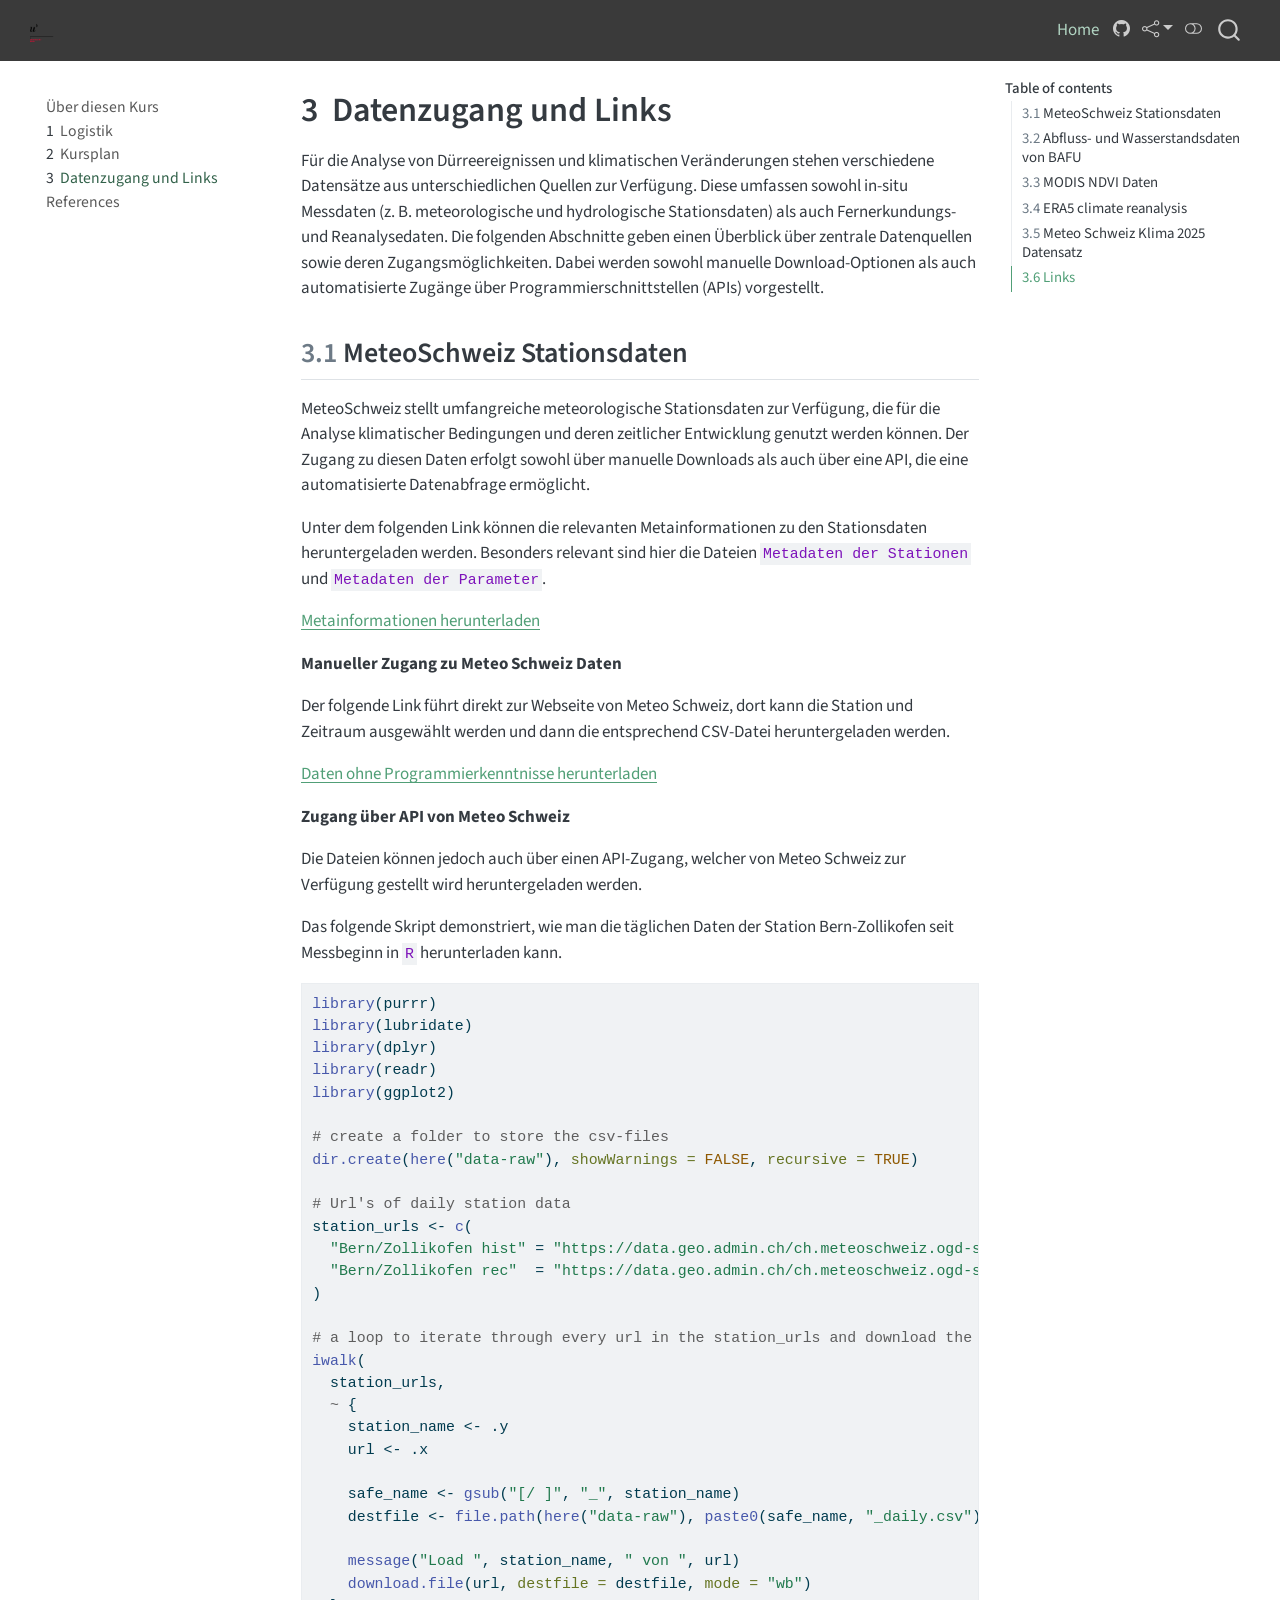
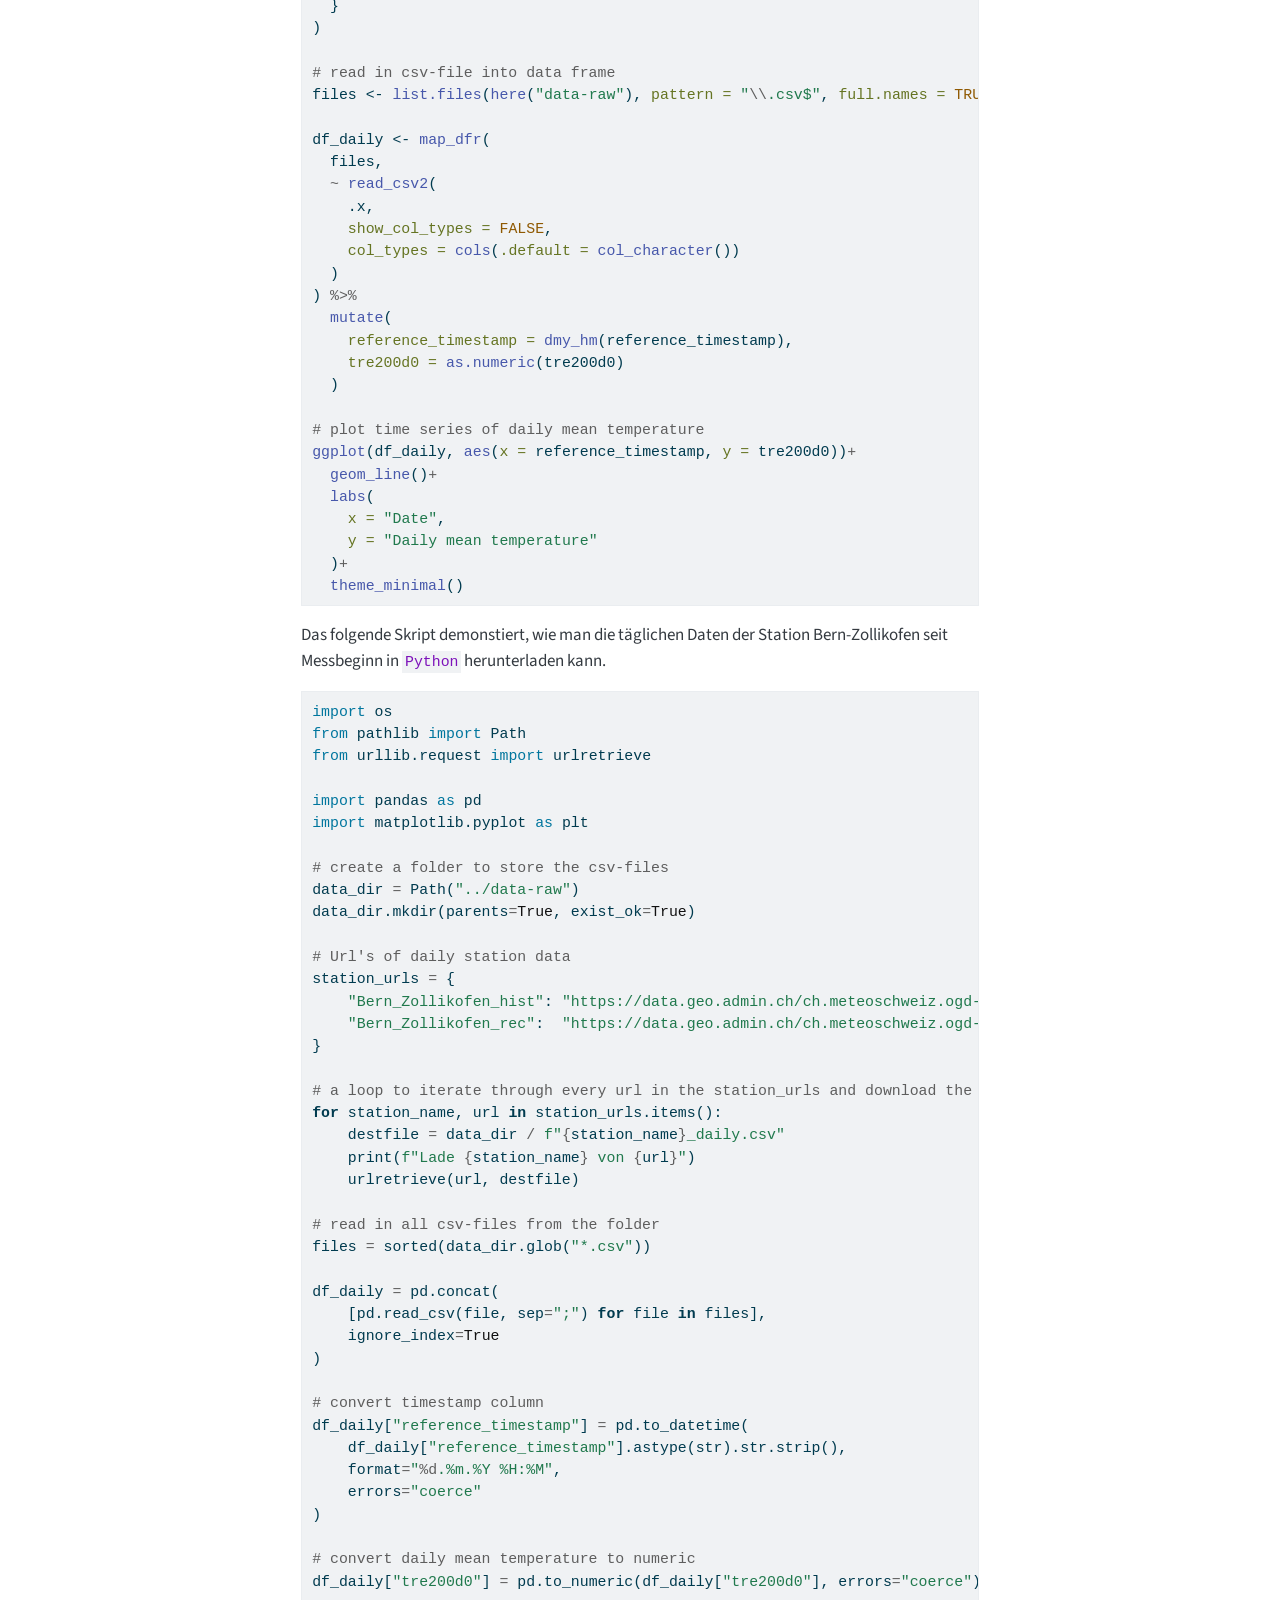
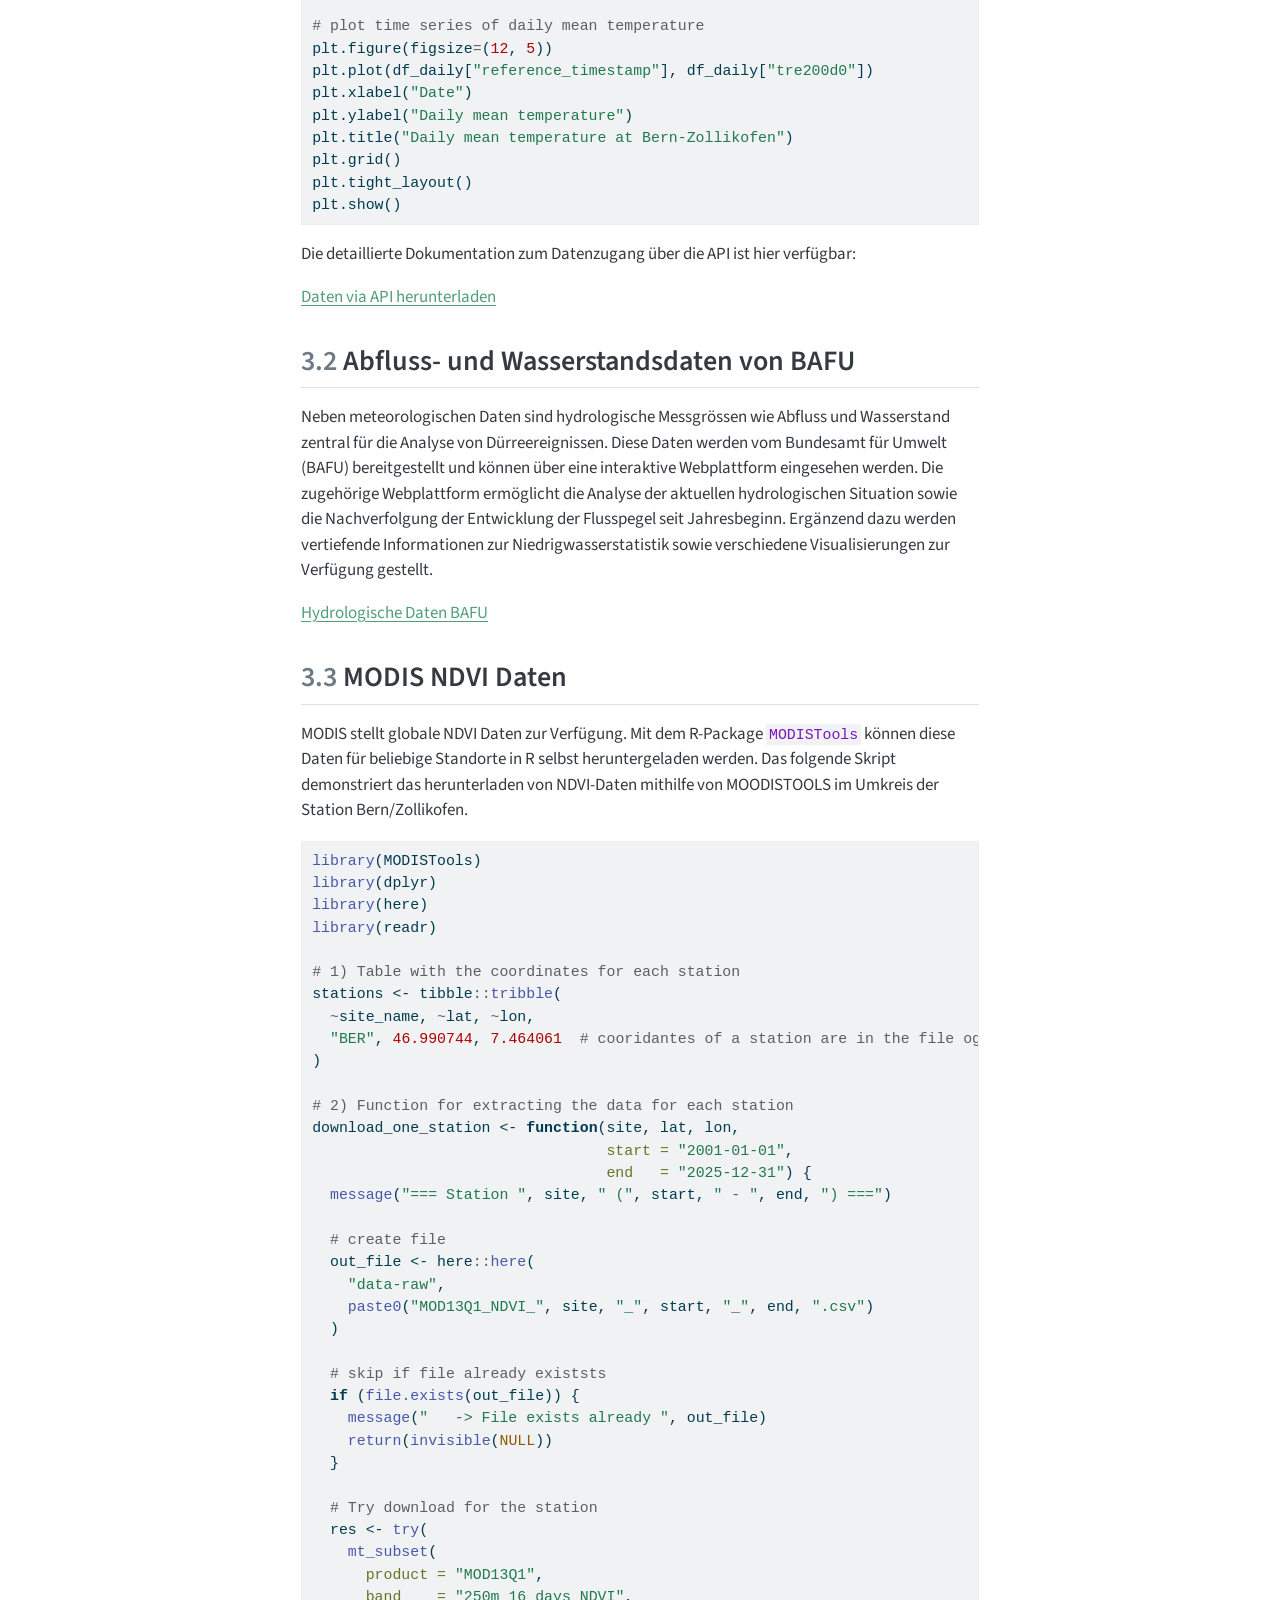
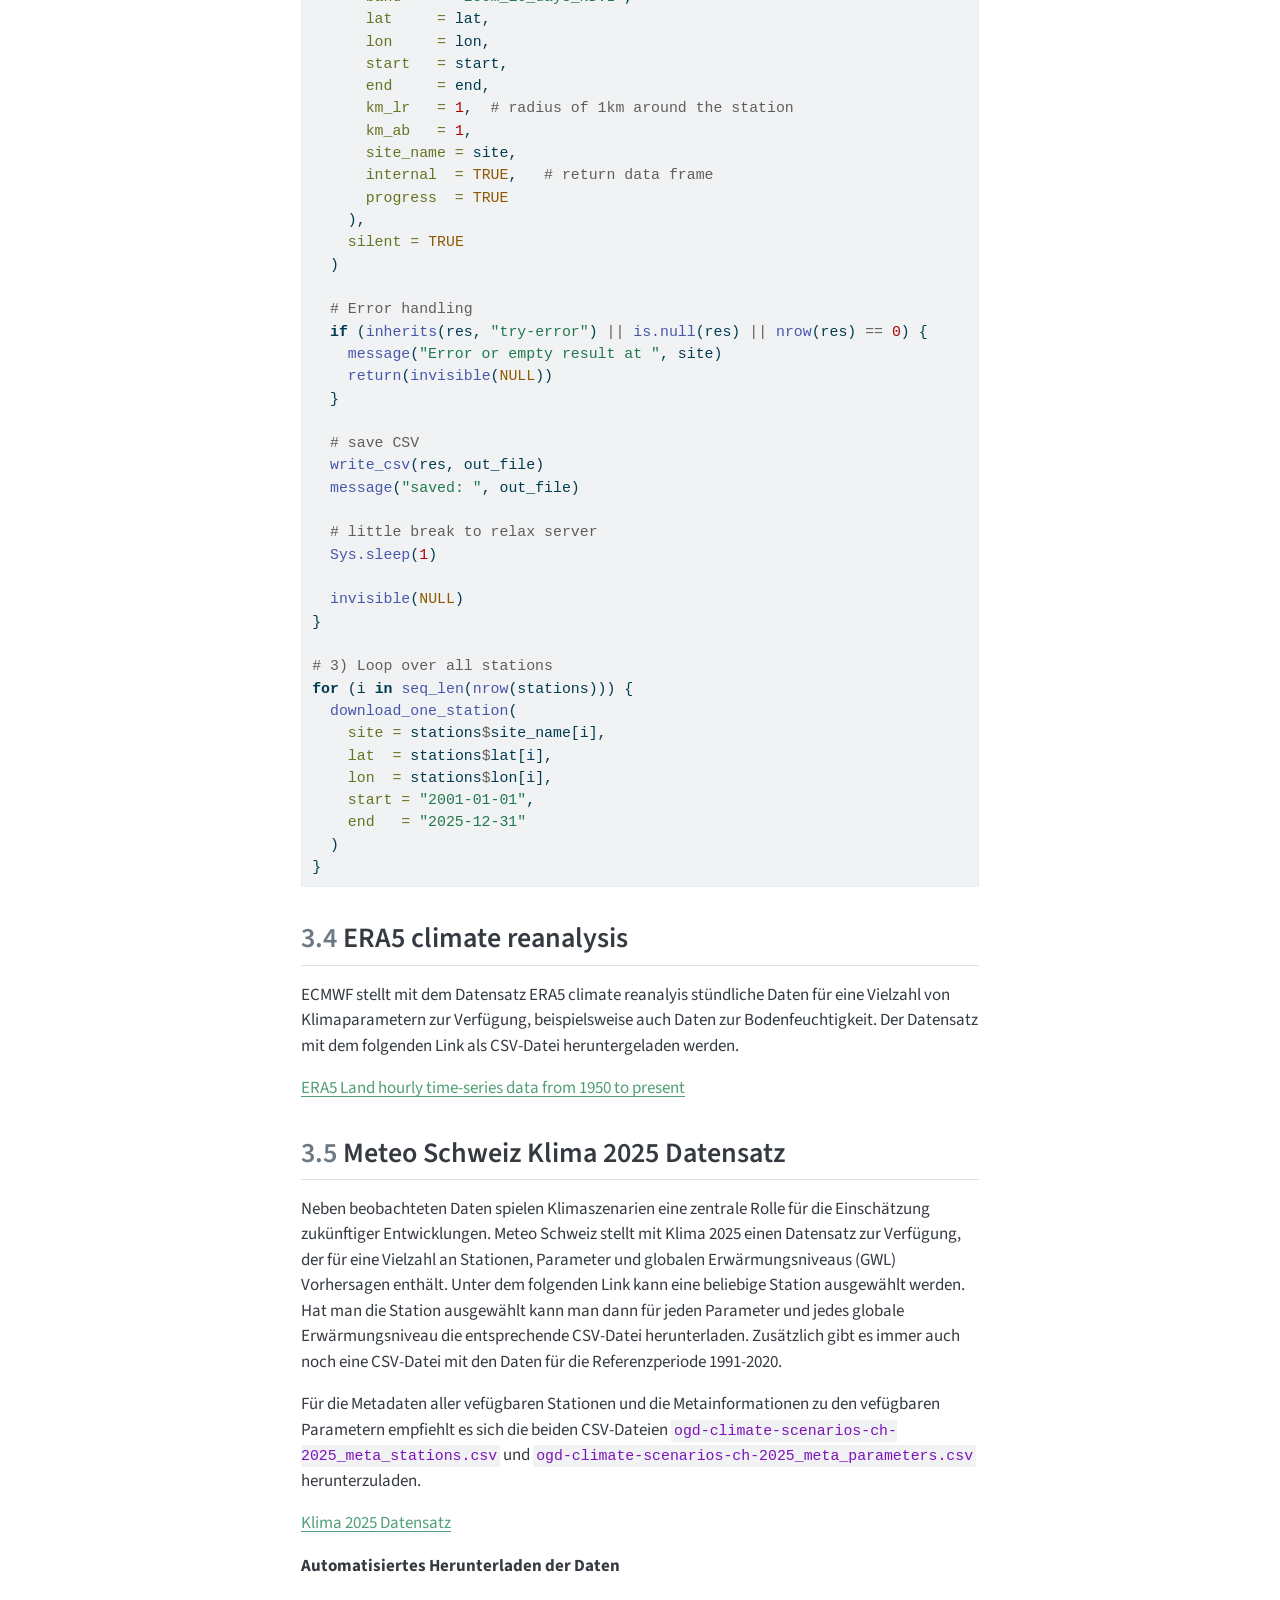
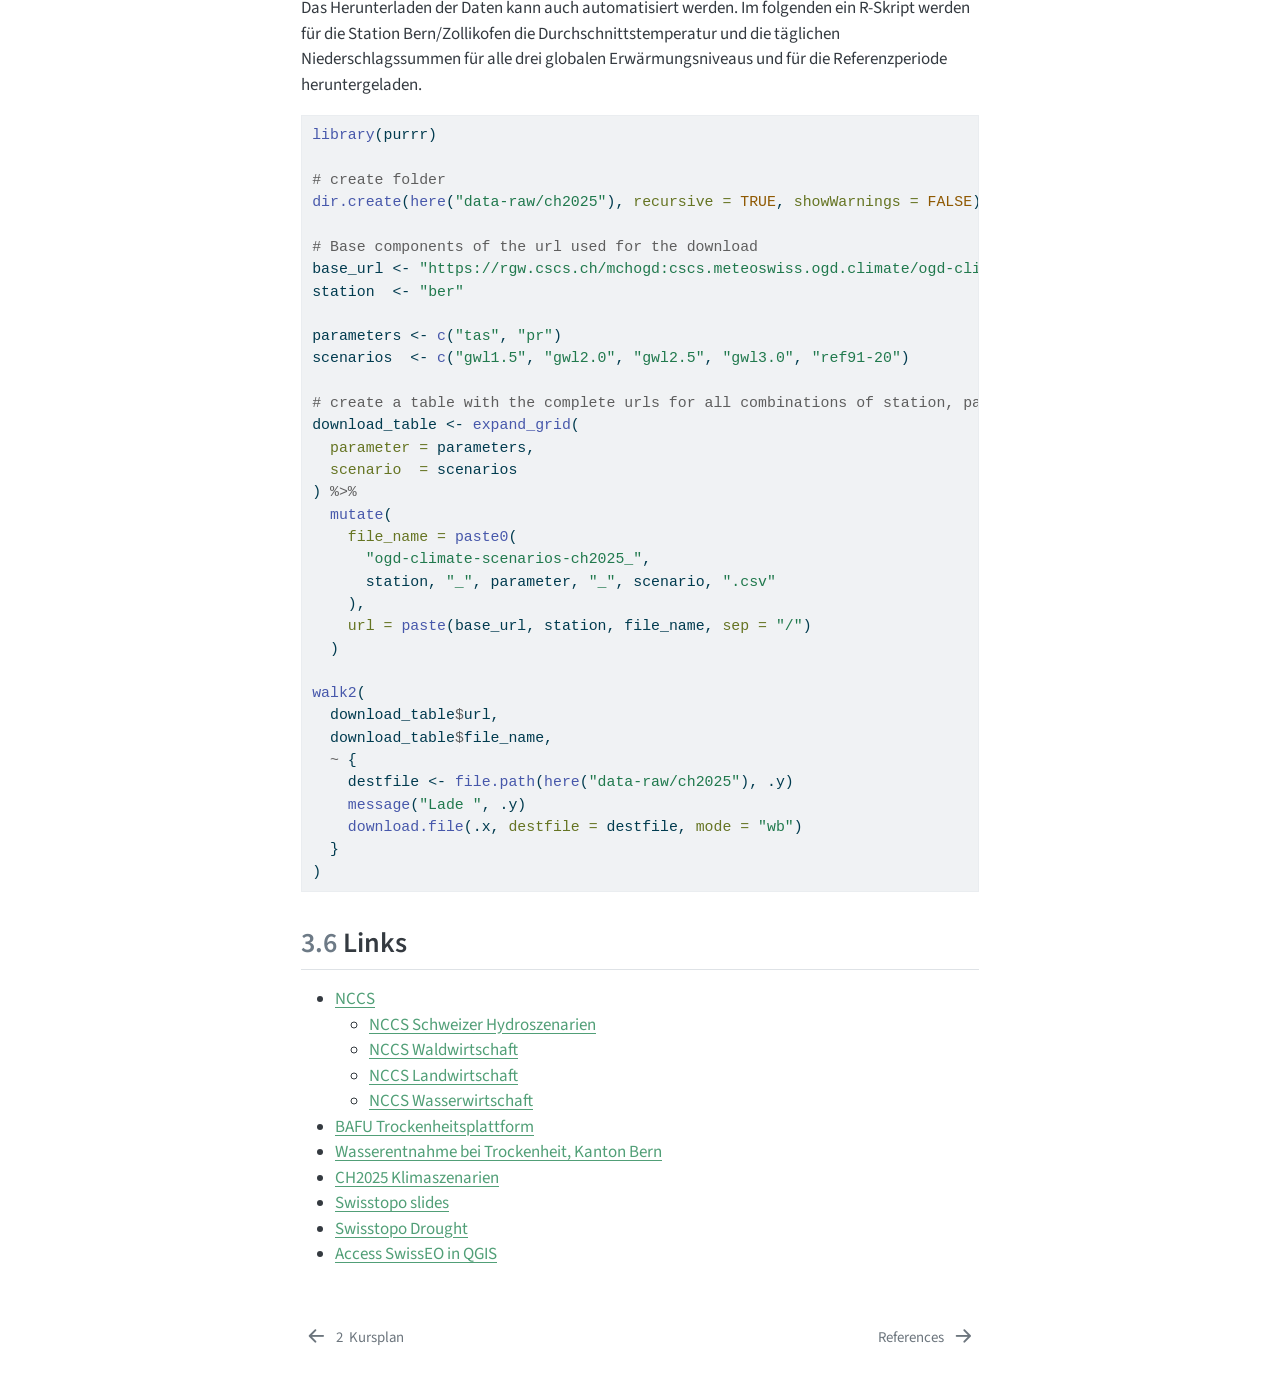
<file: links.html>
<!DOCTYPE html>
<html xmlns="http://www.w3.org/1999/xhtml" lang="en" xml:lang="en"><head>

<meta charset="utf-8">
<meta name="generator" content="quarto-1.8.27">

<meta name="viewport" content="width=device-width, initial-scale=1.0, user-scalable=yes">


<title>3&nbsp; Datenzugang und Links – Feldkurs Schweiz</title>
<style>
code{white-space: pre-wrap;}
span.smallcaps{font-variant: small-caps;}
div.columns{display: flex; gap: min(4vw, 1.5em);}
div.column{flex: auto; overflow-x: auto;}
div.hanging-indent{margin-left: 1.5em; text-indent: -1.5em;}
ul.task-list{list-style: none;}
ul.task-list li input[type="checkbox"] {
  width: 0.8em;
  margin: 0 0.8em 0.2em -1em; /* quarto-specific, see https://github.com/quarto-dev/quarto-cli/issues/4556 */ 
  vertical-align: middle;
}
/* CSS for syntax highlighting */
html { -webkit-text-size-adjust: 100%; }
pre > code.sourceCode { white-space: pre; position: relative; }
pre > code.sourceCode > span { display: inline-block; line-height: 1.25; }
pre > code.sourceCode > span:empty { height: 1.2em; }
.sourceCode { overflow: visible; }
code.sourceCode > span { color: inherit; text-decoration: inherit; }
div.sourceCode { margin: 1em 0; }
pre.sourceCode { margin: 0; }
@media screen {
div.sourceCode { overflow: auto; }
}
@media print {
pre > code.sourceCode { white-space: pre-wrap; }
pre > code.sourceCode > span { text-indent: -5em; padding-left: 5em; }
}
pre.numberSource code
  { counter-reset: source-line 0; }
pre.numberSource code > span
  { position: relative; left: -4em; counter-increment: source-line; }
pre.numberSource code > span > a:first-child::before
  { content: counter(source-line);
    position: relative; left: -1em; text-align: right; vertical-align: baseline;
    border: none; display: inline-block;
    -webkit-touch-callout: none; -webkit-user-select: none;
    -khtml-user-select: none; -moz-user-select: none;
    -ms-user-select: none; user-select: none;
    padding: 0 4px; width: 4em;
  }
pre.numberSource { margin-left: 3em;  padding-left: 4px; }
div.sourceCode
  {   }
@media screen {
pre > code.sourceCode > span > a:first-child::before { text-decoration: underline; }
}
</style>


<script src="site_libs/quarto-nav/quarto-nav.js"></script>
<script src="site_libs/quarto-nav/headroom.min.js"></script>
<script src="site_libs/clipboard/clipboard.min.js"></script>
<script src="site_libs/quarto-search/autocomplete.umd.js"></script>
<script src="site_libs/quarto-search/fuse.min.js"></script>
<script src="site_libs/quarto-search/quarto-search.js"></script>
<meta name="quarto:offset" content="./">
<link href="./references.html" rel="next">
<link href="./plan.html" rel="prev">
<link href="./figures/favicon.ico" rel="icon">
<script src="site_libs/quarto-html/quarto.js" type="module"></script>
<script src="site_libs/quarto-html/tabsets/tabsets.js" type="module"></script>
<script src="site_libs/quarto-html/axe/axe-check.js" type="module"></script>
<script src="site_libs/quarto-html/popper.min.js"></script>
<script src="site_libs/quarto-html/tippy.umd.min.js"></script>
<script src="site_libs/quarto-html/anchor.min.js"></script>
<link href="site_libs/quarto-html/tippy.css" rel="stylesheet">
<link href="site_libs/quarto-html/quarto-syntax-highlighting-ed96de9b727972fe78a7b5d16c58bf87.css" rel="stylesheet" class="quarto-color-scheme" id="quarto-text-highlighting-styles">
<link href="site_libs/quarto-html/quarto-syntax-highlighting-dark-4d9afe2b8d18ee9fa5d0d57b5ed4214d.css" rel="stylesheet" class="quarto-color-scheme quarto-color-alternate" id="quarto-text-highlighting-styles">
<link href="site_libs/quarto-html/quarto-syntax-highlighting-ed96de9b727972fe78a7b5d16c58bf87.css" rel="stylesheet" class="quarto-color-scheme-extra" id="quarto-text-highlighting-styles">
<script src="site_libs/bootstrap/bootstrap.min.js"></script>
<link href="site_libs/bootstrap/bootstrap-icons.css" rel="stylesheet">
<link href="site_libs/bootstrap/bootstrap-1b664e6692268865ac8c350bc2db6ed4.min.css" rel="stylesheet" append-hash="true" class="quarto-color-scheme" id="quarto-bootstrap" data-mode="light">
<link href="site_libs/bootstrap/bootstrap-dark-55abac0465d10ec823624cc1da9df1de.min.css" rel="stylesheet" append-hash="true" class="quarto-color-scheme quarto-color-alternate" id="quarto-bootstrap" data-mode="dark">
<link href="site_libs/bootstrap/bootstrap-1b664e6692268865ac8c350bc2db6ed4.min.css" rel="stylesheet" append-hash="true" class="quarto-color-scheme-extra" id="quarto-bootstrap" data-mode="light">
<script id="quarto-search-options" type="application/json">{
  "location": "navbar",
  "copy-button": false,
  "collapse-after": 3,
  "panel-placement": "end",
  "type": "overlay",
  "limit": 50,
  "keyboard-shortcut": [
    "f",
    "/",
    "s"
  ],
  "show-item-context": false,
  "language": {
    "search-no-results-text": "No results",
    "search-matching-documents-text": "matching documents",
    "search-copy-link-title": "Copy link to search",
    "search-hide-matches-text": "Hide additional matches",
    "search-more-match-text": "more match in this document",
    "search-more-matches-text": "more matches in this document",
    "search-clear-button-title": "Clear",
    "search-text-placeholder": "",
    "search-detached-cancel-button-title": "Cancel",
    "search-submit-button-title": "Submit",
    "search-label": "Search"
  }
}</script>


<meta name="twitter:title" content="3&nbsp; Datenzugang und Links – Feldkurs Schweiz">
<meta name="twitter:description" content="">
<meta name="twitter:card" content="summary">
</head>

<body class="nav-sidebar floating nav-fixed quarto-light"><script id="quarto-html-before-body" type="application/javascript">
    const toggleBodyColorMode = (bsSheetEl) => {
      const mode = bsSheetEl.getAttribute("data-mode");
      const bodyEl = window.document.querySelector("body");
      if (mode === "dark") {
        bodyEl.classList.add("quarto-dark");
        bodyEl.classList.remove("quarto-light");
      } else {
        bodyEl.classList.add("quarto-light");
        bodyEl.classList.remove("quarto-dark");
      }
    }
    const toggleBodyColorPrimary = () => {
      const bsSheetEl = window.document.querySelector("link#quarto-bootstrap:not([rel=disabled-stylesheet])");
      if (bsSheetEl) {
        toggleBodyColorMode(bsSheetEl);
      }
    }
    const setColorSchemeToggle = (alternate) => {
      const toggles = window.document.querySelectorAll('.quarto-color-scheme-toggle');
      for (let i=0; i < toggles.length; i++) {
        const toggle = toggles[i];
        if (toggle) {
          if (alternate) {
            toggle.classList.add("alternate");
          } else {
            toggle.classList.remove("alternate");
          }
        }
      }
    };
    const toggleColorMode = (alternate) => {
      // Switch the stylesheets
      const primaryStylesheets = window.document.querySelectorAll('link.quarto-color-scheme:not(.quarto-color-alternate)');
      const alternateStylesheets = window.document.querySelectorAll('link.quarto-color-scheme.quarto-color-alternate');
      manageTransitions('#quarto-margin-sidebar .nav-link', false);
      if (alternate) {
        // note: dark is layered on light, we don't disable primary!
        enableStylesheet(alternateStylesheets);
        for (const sheetNode of alternateStylesheets) {
          if (sheetNode.id === "quarto-bootstrap") {
            toggleBodyColorMode(sheetNode);
          }
        }
      } else {
        disableStylesheet(alternateStylesheets);
        enableStylesheet(primaryStylesheets)
        toggleBodyColorPrimary();
      }
      manageTransitions('#quarto-margin-sidebar .nav-link', true);
      // Switch the toggles
      setColorSchemeToggle(alternate)
      // Hack to workaround the fact that safari doesn't
      // properly recolor the scrollbar when toggling (#1455)
      if (navigator.userAgent.indexOf('Safari') > 0 && navigator.userAgent.indexOf('Chrome') == -1) {
        manageTransitions("body", false);
        window.scrollTo(0, 1);
        setTimeout(() => {
          window.scrollTo(0, 0);
          manageTransitions("body", true);
        }, 40);
      }
    }
    const disableStylesheet = (stylesheets) => {
      for (let i=0; i < stylesheets.length; i++) {
        const stylesheet = stylesheets[i];
        stylesheet.rel = 'disabled-stylesheet';
      }
    }
    const enableStylesheet = (stylesheets) => {
      for (let i=0; i < stylesheets.length; i++) {
        const stylesheet = stylesheets[i];
        if(stylesheet.rel !== 'stylesheet') { // for Chrome, which will still FOUC without this check
          stylesheet.rel = 'stylesheet';
        }
      }
    }
    const manageTransitions = (selector, allowTransitions) => {
      const els = window.document.querySelectorAll(selector);
      for (let i=0; i < els.length; i++) {
        const el = els[i];
        if (allowTransitions) {
          el.classList.remove('notransition');
        } else {
          el.classList.add('notransition');
        }
      }
    }
    const isFileUrl = () => {
      return window.location.protocol === 'file:';
    }
    const hasAlternateSentinel = () => {
      let styleSentinel = getColorSchemeSentinel();
      if (styleSentinel !== null) {
        return styleSentinel === "alternate";
      } else {
        return false;
      }
    }
    const setStyleSentinel = (alternate) => {
      const value = alternate ? "alternate" : "default";
      if (!isFileUrl()) {
        window.localStorage.setItem("quarto-color-scheme", value);
      } else {
        localAlternateSentinel = value;
      }
    }
    const getColorSchemeSentinel = () => {
      if (!isFileUrl()) {
        const storageValue = window.localStorage.getItem("quarto-color-scheme");
        return storageValue != null ? storageValue : localAlternateSentinel;
      } else {
        return localAlternateSentinel;
      }
    }
    const toggleGiscusIfUsed = (isAlternate, darkModeDefault) => {
      const baseTheme = document.querySelector('#giscus-base-theme')?.value ?? 'light';
      const alternateTheme = document.querySelector('#giscus-alt-theme')?.value ?? 'dark';
      let newTheme = '';
      if(authorPrefersDark) {
        newTheme = isAlternate ? baseTheme : alternateTheme;
      } else {
        newTheme = isAlternate ? alternateTheme : baseTheme;
      }
      const changeGiscusTheme = () => {
        // From: https://github.com/giscus/giscus/issues/336
        const sendMessage = (message) => {
          const iframe = document.querySelector('iframe.giscus-frame');
          if (!iframe) return;
          iframe.contentWindow.postMessage({ giscus: message }, 'https://giscus.app');
        }
        sendMessage({
          setConfig: {
            theme: newTheme
          }
        });
      }
      const isGiscussLoaded = window.document.querySelector('iframe.giscus-frame') !== null;
      if (isGiscussLoaded) {
        changeGiscusTheme();
      }
    };
    const authorPrefersDark = false;
    const darkModeDefault = authorPrefersDark;
      document.querySelector('link#quarto-text-highlighting-styles.quarto-color-scheme-extra').rel = 'disabled-stylesheet';
      document.querySelector('link#quarto-bootstrap.quarto-color-scheme-extra').rel = 'disabled-stylesheet';
    let localAlternateSentinel = darkModeDefault ? 'alternate' : 'default';
    // Dark / light mode switch
    window.quartoToggleColorScheme = () => {
      // Read the current dark / light value
      let toAlternate = !hasAlternateSentinel();
      toggleColorMode(toAlternate);
      setStyleSentinel(toAlternate);
      toggleGiscusIfUsed(toAlternate, darkModeDefault);
      window.dispatchEvent(new Event('resize'));
    };
    // Switch to dark mode if need be
    if (hasAlternateSentinel()) {
      toggleColorMode(true);
    } else {
      toggleColorMode(false);
    }
  </script>

<div id="quarto-search-results"></div>
  <header id="quarto-header" class="headroom fixed-top">
    <nav class="navbar navbar-expand-lg " data-bs-theme="dark">
      <div class="navbar-container container-fluid">
      <div class="navbar-brand-container mx-auto">
    <a href="./index.html" class="navbar-brand navbar-brand-logo">
    <img src="./images/logo_unibern_squid3.png" alt="" class="navbar-logo light-content">
    <img src="./images/logo_unibern_squid3.png" alt="" class="navbar-logo dark-content">
    </a>
    <a class="navbar-brand" href="./index.html">
    <span class="navbar-title"></span>
    </a>
  </div>
            <div id="quarto-search" class="" title="Search"></div>
          <button class="navbar-toggler" type="button" data-bs-toggle="collapse" data-bs-target="#navbarCollapse" aria-controls="navbarCollapse" role="menu" aria-expanded="false" aria-label="Toggle navigation" onclick="if (window.quartoToggleHeadroom) { window.quartoToggleHeadroom(); }">
  <span class="navbar-toggler-icon"></span>
</button>
          <div class="collapse navbar-collapse" id="navbarCollapse">
            <ul class="navbar-nav navbar-nav-scroll ms-auto">
  <li class="nav-item">
    <a class="nav-link active" href="./index.html" aria-current="page"> 
<span class="menu-text">Home</span></a>
  </li>  
</ul>
          </div> <!-- /navcollapse -->
            <div class="quarto-navbar-tools tools-wide">
    <a href="https://github.com/geco-bern/feldkurs_trockenheit/" title="Source Code" class="quarto-navigation-tool px-1" aria-label="Source Code"><i class="bi bi-github"></i></a>
    <div class="dropdown">
      <a href="" title="Share" id="quarto-navigation-tool-dropdown-0" class="quarto-navigation-tool dropdown-toggle px-1" data-bs-toggle="dropdown" aria-expanded="false" role="link" aria-label="Share"><i class="bi bi-share"></i></a>
      <ul class="dropdown-menu" aria-labelledby="quarto-navigation-tool-dropdown-0">
          <li>
            <a class="dropdown-item quarto-navbar-tools-item" href="https://twitter.com/intent/tweet?url=|url|">
              <i class="bi bi-twitter pe-1"></i>
            Twitter
            </a>
          </li>
          <li>
            <a class="dropdown-item quarto-navbar-tools-item" href="https://www.facebook.com/sharer/sharer.php?u=|url|">
              <i class="bi bi-facebook pe-1"></i>
            Facebook
            </a>
          </li>
      </ul>
    </div>
  <a href="" class="quarto-color-scheme-toggle quarto-navigation-tool  px-1" onclick="window.quartoToggleColorScheme(); return false;" title="Toggle dark mode"><i class="bi"></i></a>
</div>
      </div> <!-- /container-fluid -->
    </nav>
  <nav class="quarto-secondary-nav">
    <div class="container-fluid d-flex">
      <button type="button" class="quarto-btn-toggle btn" data-bs-toggle="collapse" role="button" data-bs-target=".quarto-sidebar-collapse-item" aria-controls="quarto-sidebar" aria-expanded="false" aria-label="Toggle sidebar navigation" onclick="if (window.quartoToggleHeadroom) { window.quartoToggleHeadroom(); }">
        <i class="bi bi-layout-text-sidebar-reverse"></i>
      </button>
        <nav class="quarto-page-breadcrumbs" aria-label="breadcrumb"><ol class="breadcrumb"><li class="breadcrumb-item"><a href="./links.html"><span class="chapter-number">3</span>&nbsp; <span class="chapter-title">Datenzugang und Links</span></a></li></ol></nav>
        <a class="flex-grow-1" role="navigation" data-bs-toggle="collapse" data-bs-target=".quarto-sidebar-collapse-item" aria-controls="quarto-sidebar" aria-expanded="false" aria-label="Toggle sidebar navigation" onclick="if (window.quartoToggleHeadroom) { window.quartoToggleHeadroom(); }">      
        </a>
    </div>
  </nav>
</header>
<!-- content -->
<div id="quarto-content" class="quarto-container page-columns page-rows-contents page-layout-article page-navbar">
<!-- sidebar -->
  <nav id="quarto-sidebar" class="sidebar collapse collapse-horizontal quarto-sidebar-collapse-item sidebar-navigation floating overflow-auto">
    <div class="sidebar-menu-container"> 
    <ul class="list-unstyled mt-1">
        <li class="sidebar-item">
  <div class="sidebar-item-container"> 
  <a href="./index.html" class="sidebar-item-text sidebar-link">
 <span class="menu-text">Über diesen Kurs</span></a>
  </div>
</li>
        <li class="sidebar-item">
  <div class="sidebar-item-container"> 
  <a href="./design.html" class="sidebar-item-text sidebar-link">
 <span class="menu-text"><span class="chapter-number">1</span>&nbsp; <span class="chapter-title">Logistik</span></span></a>
  </div>
</li>
        <li class="sidebar-item">
  <div class="sidebar-item-container"> 
  <a href="./plan.html" class="sidebar-item-text sidebar-link">
 <span class="menu-text"><span class="chapter-number">2</span>&nbsp; <span class="chapter-title">Kursplan</span></span></a>
  </div>
</li>
        <li class="sidebar-item">
  <div class="sidebar-item-container"> 
  <a href="./links.html" class="sidebar-item-text sidebar-link active">
 <span class="menu-text"><span class="chapter-number">3</span>&nbsp; <span class="chapter-title">Datenzugang und Links</span></span></a>
  </div>
</li>
        <li class="sidebar-item">
  <div class="sidebar-item-container"> 
  <a href="./references.html" class="sidebar-item-text sidebar-link">
 <span class="menu-text">References</span></a>
  </div>
</li>
    </ul>
    </div>
</nav>
<div id="quarto-sidebar-glass" class="quarto-sidebar-collapse-item" data-bs-toggle="collapse" data-bs-target=".quarto-sidebar-collapse-item"></div>
<!-- margin-sidebar -->
    <div id="quarto-margin-sidebar" class="sidebar margin-sidebar">
        <nav id="TOC" role="doc-toc" class="toc-active">
    <h2 id="toc-title">Table of contents</h2>
   
  <ul>
  <li><a href="#meteoschweiz-stationsdaten" id="toc-meteoschweiz-stationsdaten" class="nav-link active" data-scroll-target="#meteoschweiz-stationsdaten"><span class="header-section-number">3.1</span> MeteoSchweiz Stationsdaten</a></li>
  <li><a href="#abfluss--und-wasserstandsdaten-von-bafu" id="toc-abfluss--und-wasserstandsdaten-von-bafu" class="nav-link" data-scroll-target="#abfluss--und-wasserstandsdaten-von-bafu"><span class="header-section-number">3.2</span> Abfluss- und Wasserstandsdaten von BAFU</a></li>
  <li><a href="#modis-ndvi-daten" id="toc-modis-ndvi-daten" class="nav-link" data-scroll-target="#modis-ndvi-daten"><span class="header-section-number">3.3</span> MODIS NDVI Daten</a></li>
  <li><a href="#era5-climate-reanalysis" id="toc-era5-climate-reanalysis" class="nav-link" data-scroll-target="#era5-climate-reanalysis"><span class="header-section-number">3.4</span> ERA5 climate reanalysis</a></li>
  <li><a href="#meteo-schweiz-klima-2025-datensatz" id="toc-meteo-schweiz-klima-2025-datensatz" class="nav-link" data-scroll-target="#meteo-schweiz-klima-2025-datensatz"><span class="header-section-number">3.5</span> Meteo Schweiz Klima 2025 Datensatz</a></li>
  <li><a href="#links" id="toc-links" class="nav-link" data-scroll-target="#links"><span class="header-section-number">3.6</span> Links</a></li>
  </ul>
</nav>
    </div>
<!-- main -->
<main class="content" id="quarto-document-content">


<header id="title-block-header" class="quarto-title-block default">
<div class="quarto-title">
<h1 class="title"><span id="sec-data" class="quarto-section-identifier"><span class="chapter-number">3</span>&nbsp; <span class="chapter-title">Datenzugang und Links</span></span></h1>
</div>



<div class="quarto-title-meta">

    
  
    
  </div>
  


</header>


<p>Für die Analyse von Dürreereignissen und klimatischen Veränderungen stehen verschiedene Datensätze aus unterschiedlichen Quellen zur Verfügung. Diese umfassen sowohl in-situ Messdaten (z. B. meteorologische und hydrologische Stationsdaten) als auch Fernerkundungs- und Reanalysedaten. Die folgenden Abschnitte geben einen Überblick über zentrale Datenquellen sowie deren Zugangsmöglichkeiten. Dabei werden sowohl manuelle Download-Optionen als auch automatisierte Zugänge über Programmierschnittstellen (APIs) vorgestellt.</p>
<section id="meteoschweiz-stationsdaten" class="level2" data-number="3.1">
<h2 data-number="3.1" class="anchored" data-anchor-id="meteoschweiz-stationsdaten"><span class="header-section-number">3.1</span> MeteoSchweiz Stationsdaten</h2>
<p>MeteoSchweiz stellt umfangreiche meteorologische Stationsdaten zur Verfügung, die für die Analyse klimatischer Bedingungen und deren zeitlicher Entwicklung genutzt werden können. Der Zugang zu diesen Daten erfolgt sowohl über manuelle Downloads als auch über eine API, die eine automatisierte Datenabfrage ermöglicht.</p>
<p>Unter dem folgenden Link können die relevanten Metainformationen zu den Stationsdaten heruntergeladen werden. Besonders relevant sind hier die Dateien <code>Metadaten der Stationen</code> und <code>Metadaten der Parameter</code>.</p>
<p><a href="https://opendata.swiss/de/dataset/automatische-wetterstationen-messwerte">Metainformationen herunterladen</a></p>
<p><strong>Manueller Zugang zu Meteo Schweiz Daten</strong></p>
<p>Der folgende Link führt direkt zur Webseite von Meteo Schweiz, dort kann die Station und Zeitraum ausgewählt werden und dann die entsprechend CSV-Datei heruntergeladen werden.</p>
<p><a href="https://www.meteoschweiz.admin.ch/service-und-publikationen/applikationen/ext/daten-ohne-programmierkenntnisse-herunterladen.html#lang=de&amp;mdt=normal&amp;pgid=&amp;sid=&amp;col=&amp;di=&amp;tr=&amp;hdr=">Daten ohne Programmierkenntnisse herunterladen</a></p>
<p><strong>Zugang über API von Meteo Schweiz</strong></p>
<p>Die Dateien können jedoch auch über einen API-Zugang, welcher von Meteo Schweiz zur Verfügung gestellt wird heruntergeladen werden.</p>
<p>Das folgende Skript demonstriert, wie man die täglichen Daten der Station Bern-Zollikofen seit Messbeginn in <code>R</code> herunterladen kann.</p>
<div class="cell">
<div class="code-copy-outer-scaffold"><div class="sourceCode cell-code" id="cb1"><pre class="sourceCode r code-with-copy"><code class="sourceCode r"><span id="cb1-1"><a href="#cb1-1" aria-hidden="true" tabindex="-1"></a><span class="fu">library</span>(purrr)</span>
<span id="cb1-2"><a href="#cb1-2" aria-hidden="true" tabindex="-1"></a><span class="fu">library</span>(lubridate)</span>
<span id="cb1-3"><a href="#cb1-3" aria-hidden="true" tabindex="-1"></a><span class="fu">library</span>(dplyr)</span>
<span id="cb1-4"><a href="#cb1-4" aria-hidden="true" tabindex="-1"></a><span class="fu">library</span>(readr)</span>
<span id="cb1-5"><a href="#cb1-5" aria-hidden="true" tabindex="-1"></a><span class="fu">library</span>(ggplot2)</span>
<span id="cb1-6"><a href="#cb1-6" aria-hidden="true" tabindex="-1"></a></span>
<span id="cb1-7"><a href="#cb1-7" aria-hidden="true" tabindex="-1"></a><span class="co"># create a folder to store the csv-files</span></span>
<span id="cb1-8"><a href="#cb1-8" aria-hidden="true" tabindex="-1"></a><span class="fu">dir.create</span>(<span class="fu">here</span>(<span class="st">"data-raw"</span>), <span class="at">showWarnings =</span> <span class="cn">FALSE</span>, <span class="at">recursive =</span> <span class="cn">TRUE</span>)</span>
<span id="cb1-9"><a href="#cb1-9" aria-hidden="true" tabindex="-1"></a></span>
<span id="cb1-10"><a href="#cb1-10" aria-hidden="true" tabindex="-1"></a><span class="co"># Url's of daily station data</span></span>
<span id="cb1-11"><a href="#cb1-11" aria-hidden="true" tabindex="-1"></a>station_urls <span class="ot">&lt;-</span> <span class="fu">c</span>(</span>
<span id="cb1-12"><a href="#cb1-12" aria-hidden="true" tabindex="-1"></a>  <span class="st">"Bern/Zollikofen hist"</span> <span class="ot">=</span> <span class="st">"https://data.geo.admin.ch/ch.meteoschweiz.ogd-smn/ber/ogd-smn_ber_d_historical.csv"</span>, <span class="co"># data since start of recordings until the end of last year</span></span>
<span id="cb1-13"><a href="#cb1-13" aria-hidden="true" tabindex="-1"></a>  <span class="st">"Bern/Zollikofen rec"</span>  <span class="ot">=</span> <span class="st">"https://data.geo.admin.ch/ch.meteoschweiz.ogd-smn/ber/ogd-smn_ber_d_recent.csv"</span> <span class="co"># data since the start of this year until yesterday</span></span>
<span id="cb1-14"><a href="#cb1-14" aria-hidden="true" tabindex="-1"></a>)</span>
<span id="cb1-15"><a href="#cb1-15" aria-hidden="true" tabindex="-1"></a></span>
<span id="cb1-16"><a href="#cb1-16" aria-hidden="true" tabindex="-1"></a><span class="co"># a loop to iterate through every url in the station_urls and download the respective csv-files</span></span>
<span id="cb1-17"><a href="#cb1-17" aria-hidden="true" tabindex="-1"></a><span class="fu">iwalk</span>(</span>
<span id="cb1-18"><a href="#cb1-18" aria-hidden="true" tabindex="-1"></a>  station_urls,</span>
<span id="cb1-19"><a href="#cb1-19" aria-hidden="true" tabindex="-1"></a>  <span class="sc">~</span> {</span>
<span id="cb1-20"><a href="#cb1-20" aria-hidden="true" tabindex="-1"></a>    station_name <span class="ot">&lt;-</span> .y</span>
<span id="cb1-21"><a href="#cb1-21" aria-hidden="true" tabindex="-1"></a>    url <span class="ot">&lt;-</span> .x</span>
<span id="cb1-22"><a href="#cb1-22" aria-hidden="true" tabindex="-1"></a>    </span>
<span id="cb1-23"><a href="#cb1-23" aria-hidden="true" tabindex="-1"></a>    safe_name <span class="ot">&lt;-</span> <span class="fu">gsub</span>(<span class="st">"[/ ]"</span>, <span class="st">"_"</span>, station_name)</span>
<span id="cb1-24"><a href="#cb1-24" aria-hidden="true" tabindex="-1"></a>    destfile <span class="ot">&lt;-</span> <span class="fu">file.path</span>(<span class="fu">here</span>(<span class="st">"data-raw"</span>), <span class="fu">paste0</span>(safe_name, <span class="st">"_daily.csv"</span>))</span>
<span id="cb1-25"><a href="#cb1-25" aria-hidden="true" tabindex="-1"></a>    </span>
<span id="cb1-26"><a href="#cb1-26" aria-hidden="true" tabindex="-1"></a>    <span class="fu">message</span>(<span class="st">"Load "</span>, station_name, <span class="st">" von "</span>, url)</span>
<span id="cb1-27"><a href="#cb1-27" aria-hidden="true" tabindex="-1"></a>    <span class="fu">download.file</span>(url, <span class="at">destfile =</span> destfile, <span class="at">mode =</span> <span class="st">"wb"</span>)</span>
<span id="cb1-28"><a href="#cb1-28" aria-hidden="true" tabindex="-1"></a>  }</span>
<span id="cb1-29"><a href="#cb1-29" aria-hidden="true" tabindex="-1"></a>)</span>
<span id="cb1-30"><a href="#cb1-30" aria-hidden="true" tabindex="-1"></a></span>
<span id="cb1-31"><a href="#cb1-31" aria-hidden="true" tabindex="-1"></a><span class="co"># read in csv-file into data frame</span></span>
<span id="cb1-32"><a href="#cb1-32" aria-hidden="true" tabindex="-1"></a>files <span class="ot">&lt;-</span> <span class="fu">list.files</span>(<span class="fu">here</span>(<span class="st">"data-raw"</span>), <span class="at">pattern =</span> <span class="st">"</span><span class="sc">\\</span><span class="st">.csv$"</span>, <span class="at">full.names =</span> <span class="cn">TRUE</span>)</span>
<span id="cb1-33"><a href="#cb1-33" aria-hidden="true" tabindex="-1"></a></span>
<span id="cb1-34"><a href="#cb1-34" aria-hidden="true" tabindex="-1"></a>df_daily <span class="ot">&lt;-</span> <span class="fu">map_dfr</span>(</span>
<span id="cb1-35"><a href="#cb1-35" aria-hidden="true" tabindex="-1"></a>  files,</span>
<span id="cb1-36"><a href="#cb1-36" aria-hidden="true" tabindex="-1"></a>  <span class="sc">~</span> <span class="fu">read_csv2</span>(</span>
<span id="cb1-37"><a href="#cb1-37" aria-hidden="true" tabindex="-1"></a>    .x,</span>
<span id="cb1-38"><a href="#cb1-38" aria-hidden="true" tabindex="-1"></a>    <span class="at">show_col_types =</span> <span class="cn">FALSE</span>,</span>
<span id="cb1-39"><a href="#cb1-39" aria-hidden="true" tabindex="-1"></a>    <span class="at">col_types =</span> <span class="fu">cols</span>(<span class="at">.default =</span> <span class="fu">col_character</span>())</span>
<span id="cb1-40"><a href="#cb1-40" aria-hidden="true" tabindex="-1"></a>  )</span>
<span id="cb1-41"><a href="#cb1-41" aria-hidden="true" tabindex="-1"></a>) <span class="sc">%&gt;%</span></span>
<span id="cb1-42"><a href="#cb1-42" aria-hidden="true" tabindex="-1"></a>  <span class="fu">mutate</span>(</span>
<span id="cb1-43"><a href="#cb1-43" aria-hidden="true" tabindex="-1"></a>    <span class="at">reference_timestamp =</span> <span class="fu">dmy_hm</span>(reference_timestamp),</span>
<span id="cb1-44"><a href="#cb1-44" aria-hidden="true" tabindex="-1"></a>    <span class="at">tre200d0 =</span> <span class="fu">as.numeric</span>(tre200d0)</span>
<span id="cb1-45"><a href="#cb1-45" aria-hidden="true" tabindex="-1"></a>  )</span>
<span id="cb1-46"><a href="#cb1-46" aria-hidden="true" tabindex="-1"></a></span>
<span id="cb1-47"><a href="#cb1-47" aria-hidden="true" tabindex="-1"></a><span class="co"># plot time series of daily mean temperature</span></span>
<span id="cb1-48"><a href="#cb1-48" aria-hidden="true" tabindex="-1"></a><span class="fu">ggplot</span>(df_daily, <span class="fu">aes</span>(<span class="at">x =</span> reference_timestamp, <span class="at">y =</span> tre200d0))<span class="sc">+</span></span>
<span id="cb1-49"><a href="#cb1-49" aria-hidden="true" tabindex="-1"></a>  <span class="fu">geom_line</span>()<span class="sc">+</span></span>
<span id="cb1-50"><a href="#cb1-50" aria-hidden="true" tabindex="-1"></a>  <span class="fu">labs</span>(</span>
<span id="cb1-51"><a href="#cb1-51" aria-hidden="true" tabindex="-1"></a>    <span class="at">x =</span> <span class="st">"Date"</span>,</span>
<span id="cb1-52"><a href="#cb1-52" aria-hidden="true" tabindex="-1"></a>    <span class="at">y =</span> <span class="st">"Daily mean temperature"</span></span>
<span id="cb1-53"><a href="#cb1-53" aria-hidden="true" tabindex="-1"></a>  )<span class="sc">+</span></span>
<span id="cb1-54"><a href="#cb1-54" aria-hidden="true" tabindex="-1"></a>  <span class="fu">theme_minimal</span>()</span></code></pre></div><button title="Copy to Clipboard" class="code-copy-button"><i class="bi"></i></button></div>
</div>
<p>Das folgende Skript demonstiert, wie man die täglichen Daten der Station Bern-Zollikofen seit Messbeginn in <code>Python</code> herunterladen kann.</p>
<div class="cell">
<div class="code-copy-outer-scaffold"><div class="sourceCode cell-code" id="cb2"><pre class="sourceCode python code-with-copy"><code class="sourceCode python"><span id="cb2-1"><a href="#cb2-1" aria-hidden="true" tabindex="-1"></a><span class="im">import</span> os</span>
<span id="cb2-2"><a href="#cb2-2" aria-hidden="true" tabindex="-1"></a><span class="im">from</span> pathlib <span class="im">import</span> Path</span>
<span id="cb2-3"><a href="#cb2-3" aria-hidden="true" tabindex="-1"></a><span class="im">from</span> urllib.request <span class="im">import</span> urlretrieve</span>
<span id="cb2-4"><a href="#cb2-4" aria-hidden="true" tabindex="-1"></a></span>
<span id="cb2-5"><a href="#cb2-5" aria-hidden="true" tabindex="-1"></a><span class="im">import</span> pandas <span class="im">as</span> pd</span>
<span id="cb2-6"><a href="#cb2-6" aria-hidden="true" tabindex="-1"></a><span class="im">import</span> matplotlib.pyplot <span class="im">as</span> plt</span>
<span id="cb2-7"><a href="#cb2-7" aria-hidden="true" tabindex="-1"></a></span>
<span id="cb2-8"><a href="#cb2-8" aria-hidden="true" tabindex="-1"></a><span class="co"># create a folder to store the csv-files</span></span>
<span id="cb2-9"><a href="#cb2-9" aria-hidden="true" tabindex="-1"></a>data_dir <span class="op">=</span> Path(<span class="st">"../data-raw"</span>)</span>
<span id="cb2-10"><a href="#cb2-10" aria-hidden="true" tabindex="-1"></a>data_dir.mkdir(parents<span class="op">=</span><span class="va">True</span>, exist_ok<span class="op">=</span><span class="va">True</span>)</span>
<span id="cb2-11"><a href="#cb2-11" aria-hidden="true" tabindex="-1"></a></span>
<span id="cb2-12"><a href="#cb2-12" aria-hidden="true" tabindex="-1"></a><span class="co"># Url's of daily station data</span></span>
<span id="cb2-13"><a href="#cb2-13" aria-hidden="true" tabindex="-1"></a>station_urls <span class="op">=</span> {</span>
<span id="cb2-14"><a href="#cb2-14" aria-hidden="true" tabindex="-1"></a>    <span class="st">"Bern_Zollikofen_hist"</span>: <span class="st">"https://data.geo.admin.ch/ch.meteoschweiz.ogd-smn/ber/ogd-smn_ber_d_historical.csv"</span>, <span class="co"># data since start of recordings until the end of last year</span></span>
<span id="cb2-15"><a href="#cb2-15" aria-hidden="true" tabindex="-1"></a>    <span class="st">"Bern_Zollikofen_rec"</span>:  <span class="st">"https://data.geo.admin.ch/ch.meteoschweiz.ogd-smn/ber/ogd-smn_ber_d_recent.csv"</span>, <span class="co"># data since the start of this year until yesterday</span></span>
<span id="cb2-16"><a href="#cb2-16" aria-hidden="true" tabindex="-1"></a>}</span>
<span id="cb2-17"><a href="#cb2-17" aria-hidden="true" tabindex="-1"></a></span>
<span id="cb2-18"><a href="#cb2-18" aria-hidden="true" tabindex="-1"></a><span class="co"># a loop to iterate through every url in the station_urls and download the respective csv-files</span></span>
<span id="cb2-19"><a href="#cb2-19" aria-hidden="true" tabindex="-1"></a><span class="cf">for</span> station_name, url <span class="kw">in</span> station_urls.items():</span>
<span id="cb2-20"><a href="#cb2-20" aria-hidden="true" tabindex="-1"></a>    destfile <span class="op">=</span> data_dir <span class="op">/</span> <span class="ss">f"</span><span class="sc">{</span>station_name<span class="sc">}</span><span class="ss">_daily.csv"</span></span>
<span id="cb2-21"><a href="#cb2-21" aria-hidden="true" tabindex="-1"></a>    <span class="bu">print</span>(<span class="ss">f"Lade </span><span class="sc">{</span>station_name<span class="sc">}</span><span class="ss"> von </span><span class="sc">{</span>url<span class="sc">}</span><span class="ss">"</span>)</span>
<span id="cb2-22"><a href="#cb2-22" aria-hidden="true" tabindex="-1"></a>    urlretrieve(url, destfile)</span>
<span id="cb2-23"><a href="#cb2-23" aria-hidden="true" tabindex="-1"></a>    </span>
<span id="cb2-24"><a href="#cb2-24" aria-hidden="true" tabindex="-1"></a><span class="co"># read in all csv-files from the folder</span></span>
<span id="cb2-25"><a href="#cb2-25" aria-hidden="true" tabindex="-1"></a>files <span class="op">=</span> <span class="bu">sorted</span>(data_dir.glob(<span class="st">"*.csv"</span>))</span>
<span id="cb2-26"><a href="#cb2-26" aria-hidden="true" tabindex="-1"></a></span>
<span id="cb2-27"><a href="#cb2-27" aria-hidden="true" tabindex="-1"></a>df_daily <span class="op">=</span> pd.concat(</span>
<span id="cb2-28"><a href="#cb2-28" aria-hidden="true" tabindex="-1"></a>    [pd.read_csv(<span class="bu">file</span>, sep<span class="op">=</span><span class="st">";"</span>) <span class="cf">for</span> <span class="bu">file</span> <span class="kw">in</span> files],</span>
<span id="cb2-29"><a href="#cb2-29" aria-hidden="true" tabindex="-1"></a>    ignore_index<span class="op">=</span><span class="va">True</span></span>
<span id="cb2-30"><a href="#cb2-30" aria-hidden="true" tabindex="-1"></a>)</span>
<span id="cb2-31"><a href="#cb2-31" aria-hidden="true" tabindex="-1"></a></span>
<span id="cb2-32"><a href="#cb2-32" aria-hidden="true" tabindex="-1"></a><span class="co"># convert timestamp column</span></span>
<span id="cb2-33"><a href="#cb2-33" aria-hidden="true" tabindex="-1"></a>df_daily[<span class="st">"reference_timestamp"</span>] <span class="op">=</span> pd.to_datetime(</span>
<span id="cb2-34"><a href="#cb2-34" aria-hidden="true" tabindex="-1"></a>    df_daily[<span class="st">"reference_timestamp"</span>].astype(<span class="bu">str</span>).<span class="bu">str</span>.strip(),</span>
<span id="cb2-35"><a href="#cb2-35" aria-hidden="true" tabindex="-1"></a>    <span class="bu">format</span><span class="op">=</span><span class="st">"</span><span class="sc">%d</span><span class="st">.%m.%Y %H:%M"</span>,</span>
<span id="cb2-36"><a href="#cb2-36" aria-hidden="true" tabindex="-1"></a>    errors<span class="op">=</span><span class="st">"coerce"</span></span>
<span id="cb2-37"><a href="#cb2-37" aria-hidden="true" tabindex="-1"></a>)</span>
<span id="cb2-38"><a href="#cb2-38" aria-hidden="true" tabindex="-1"></a></span>
<span id="cb2-39"><a href="#cb2-39" aria-hidden="true" tabindex="-1"></a><span class="co"># convert daily mean temperature to numeric</span></span>
<span id="cb2-40"><a href="#cb2-40" aria-hidden="true" tabindex="-1"></a>df_daily[<span class="st">"tre200d0"</span>] <span class="op">=</span> pd.to_numeric(df_daily[<span class="st">"tre200d0"</span>], errors<span class="op">=</span><span class="st">"coerce"</span>)</span>
<span id="cb2-41"><a href="#cb2-41" aria-hidden="true" tabindex="-1"></a></span>
<span id="cb2-42"><a href="#cb2-42" aria-hidden="true" tabindex="-1"></a><span class="co"># plot time series of daily mean temperature</span></span>
<span id="cb2-43"><a href="#cb2-43" aria-hidden="true" tabindex="-1"></a>plt.figure(figsize<span class="op">=</span>(<span class="dv">12</span>, <span class="dv">5</span>))</span>
<span id="cb2-44"><a href="#cb2-44" aria-hidden="true" tabindex="-1"></a>plt.plot(df_daily[<span class="st">"reference_timestamp"</span>], df_daily[<span class="st">"tre200d0"</span>])</span>
<span id="cb2-45"><a href="#cb2-45" aria-hidden="true" tabindex="-1"></a>plt.xlabel(<span class="st">"Date"</span>)</span>
<span id="cb2-46"><a href="#cb2-46" aria-hidden="true" tabindex="-1"></a>plt.ylabel(<span class="st">"Daily mean temperature"</span>)</span>
<span id="cb2-47"><a href="#cb2-47" aria-hidden="true" tabindex="-1"></a>plt.title(<span class="st">"Daily mean temperature at Bern-Zollikofen"</span>)</span>
<span id="cb2-48"><a href="#cb2-48" aria-hidden="true" tabindex="-1"></a>plt.grid()</span>
<span id="cb2-49"><a href="#cb2-49" aria-hidden="true" tabindex="-1"></a>plt.tight_layout()</span>
<span id="cb2-50"><a href="#cb2-50" aria-hidden="true" tabindex="-1"></a>plt.show()</span></code></pre></div><button title="Copy to Clipboard" class="code-copy-button"><i class="bi"></i></button></div>
</div>
<p>Die detaillierte Dokumentation zum Datenzugang über die API ist hier verfügbar:</p>
<p><a href="https://opendatadocs.meteoswiss.ch/de/a-data-groundbased/a1-automatic-weather-stations?Datenstruktur=eine-datei-mit-allen-stationen">Daten via API herunterladen</a></p>
</section>
<section id="abfluss--und-wasserstandsdaten-von-bafu" class="level2" data-number="3.2">
<h2 data-number="3.2" class="anchored" data-anchor-id="abfluss--und-wasserstandsdaten-von-bafu"><span class="header-section-number">3.2</span> Abfluss- und Wasserstandsdaten von BAFU</h2>
<p>Neben meteorologischen Daten sind hydrologische Messgrössen wie Abfluss und Wasserstand zentral für die Analyse von Dürreereignissen. Diese Daten werden vom Bundesamt für Umwelt (BAFU) bereitgestellt und können über eine interaktive Webplattform eingesehen werden. Die zugehörige Webplattform ermöglicht die Analyse der aktuellen hydrologischen Situation sowie die Nachverfolgung der Entwicklung der Flusspegel seit Jahresbeginn. Ergänzend dazu werden vertiefende Informationen zur Niedrigwasserstatistik sowie verschiedene Visualisierungen zur Verfügung gestellt.</p>
<p><a href="https://www.hydrodaten.admin.ch/de/seen-und-fluesse/messstationen-zustand">Hydrologische Daten BAFU</a></p>
</section>
<section id="modis-ndvi-daten" class="level2" data-number="3.3">
<h2 data-number="3.3" class="anchored" data-anchor-id="modis-ndvi-daten"><span class="header-section-number">3.3</span> MODIS NDVI Daten</h2>
<p>MODIS stellt globale NDVI Daten zur Verfügung. Mit dem R-Package <code>MODISTools</code> können diese Daten für beliebige Standorte in R selbst heruntergeladen werden. Das folgende Skript demonstriert das herunterladen von NDVI-Daten mithilfe von MOODISTOOLS im Umkreis der Station Bern/Zollikofen.</p>
<div class="cell">
<div class="code-copy-outer-scaffold"><div class="sourceCode cell-code" id="cb3"><pre class="sourceCode r code-with-copy"><code class="sourceCode r"><span id="cb3-1"><a href="#cb3-1" aria-hidden="true" tabindex="-1"></a><span class="fu">library</span>(MODISTools)</span>
<span id="cb3-2"><a href="#cb3-2" aria-hidden="true" tabindex="-1"></a><span class="fu">library</span>(dplyr)</span>
<span id="cb3-3"><a href="#cb3-3" aria-hidden="true" tabindex="-1"></a><span class="fu">library</span>(here)</span>
<span id="cb3-4"><a href="#cb3-4" aria-hidden="true" tabindex="-1"></a><span class="fu">library</span>(readr)</span>
<span id="cb3-5"><a href="#cb3-5" aria-hidden="true" tabindex="-1"></a></span>
<span id="cb3-6"><a href="#cb3-6" aria-hidden="true" tabindex="-1"></a><span class="co"># 1) Table with the coordinates for each station</span></span>
<span id="cb3-7"><a href="#cb3-7" aria-hidden="true" tabindex="-1"></a>stations <span class="ot">&lt;-</span> tibble<span class="sc">::</span><span class="fu">tribble</span>(</span>
<span id="cb3-8"><a href="#cb3-8" aria-hidden="true" tabindex="-1"></a>  <span class="sc">~</span>site_name, <span class="sc">~</span>lat, <span class="sc">~</span>lon,</span>
<span id="cb3-9"><a href="#cb3-9" aria-hidden="true" tabindex="-1"></a>  <span class="st">"BER"</span>, <span class="fl">46.990744</span>, <span class="fl">7.464061</span>  <span class="co"># cooridantes of a station are in the file ogd-smn_meta_stations.csv</span></span>
<span id="cb3-10"><a href="#cb3-10" aria-hidden="true" tabindex="-1"></a>)</span>
<span id="cb3-11"><a href="#cb3-11" aria-hidden="true" tabindex="-1"></a></span>
<span id="cb3-12"><a href="#cb3-12" aria-hidden="true" tabindex="-1"></a><span class="co"># 2) Function for extracting the data for each station</span></span>
<span id="cb3-13"><a href="#cb3-13" aria-hidden="true" tabindex="-1"></a>download_one_station <span class="ot">&lt;-</span> <span class="cf">function</span>(site, lat, lon,</span>
<span id="cb3-14"><a href="#cb3-14" aria-hidden="true" tabindex="-1"></a>                                 <span class="at">start =</span> <span class="st">"2001-01-01"</span>,</span>
<span id="cb3-15"><a href="#cb3-15" aria-hidden="true" tabindex="-1"></a>                                 <span class="at">end   =</span> <span class="st">"2025-12-31"</span>) {</span>
<span id="cb3-16"><a href="#cb3-16" aria-hidden="true" tabindex="-1"></a>  <span class="fu">message</span>(<span class="st">"=== Station "</span>, site, <span class="st">" ("</span>, start, <span class="st">" - "</span>, end, <span class="st">") ==="</span>)</span>
<span id="cb3-17"><a href="#cb3-17" aria-hidden="true" tabindex="-1"></a>  </span>
<span id="cb3-18"><a href="#cb3-18" aria-hidden="true" tabindex="-1"></a>  <span class="co"># create file</span></span>
<span id="cb3-19"><a href="#cb3-19" aria-hidden="true" tabindex="-1"></a>  out_file <span class="ot">&lt;-</span> here<span class="sc">::</span><span class="fu">here</span>(</span>
<span id="cb3-20"><a href="#cb3-20" aria-hidden="true" tabindex="-1"></a>    <span class="st">"data-raw"</span>,</span>
<span id="cb3-21"><a href="#cb3-21" aria-hidden="true" tabindex="-1"></a>    <span class="fu">paste0</span>(<span class="st">"MOD13Q1_NDVI_"</span>, site, <span class="st">"_"</span>, start, <span class="st">"_"</span>, end, <span class="st">".csv"</span>)</span>
<span id="cb3-22"><a href="#cb3-22" aria-hidden="true" tabindex="-1"></a>  )</span>
<span id="cb3-23"><a href="#cb3-23" aria-hidden="true" tabindex="-1"></a>  </span>
<span id="cb3-24"><a href="#cb3-24" aria-hidden="true" tabindex="-1"></a>  <span class="co"># skip if file already existsts</span></span>
<span id="cb3-25"><a href="#cb3-25" aria-hidden="true" tabindex="-1"></a>  <span class="cf">if</span> (<span class="fu">file.exists</span>(out_file)) {</span>
<span id="cb3-26"><a href="#cb3-26" aria-hidden="true" tabindex="-1"></a>    <span class="fu">message</span>(<span class="st">"   -&gt; File exists already "</span>, out_file)</span>
<span id="cb3-27"><a href="#cb3-27" aria-hidden="true" tabindex="-1"></a>    <span class="fu">return</span>(<span class="fu">invisible</span>(<span class="cn">NULL</span>))</span>
<span id="cb3-28"><a href="#cb3-28" aria-hidden="true" tabindex="-1"></a>  }</span>
<span id="cb3-29"><a href="#cb3-29" aria-hidden="true" tabindex="-1"></a>  </span>
<span id="cb3-30"><a href="#cb3-30" aria-hidden="true" tabindex="-1"></a>  <span class="co"># Try download for the station</span></span>
<span id="cb3-31"><a href="#cb3-31" aria-hidden="true" tabindex="-1"></a>  res <span class="ot">&lt;-</span> <span class="fu">try</span>(</span>
<span id="cb3-32"><a href="#cb3-32" aria-hidden="true" tabindex="-1"></a>    <span class="fu">mt_subset</span>(</span>
<span id="cb3-33"><a href="#cb3-33" aria-hidden="true" tabindex="-1"></a>      <span class="at">product =</span> <span class="st">"MOD13Q1"</span>,</span>
<span id="cb3-34"><a href="#cb3-34" aria-hidden="true" tabindex="-1"></a>      <span class="at">band    =</span> <span class="st">"250m_16_days_NDVI"</span>,</span>
<span id="cb3-35"><a href="#cb3-35" aria-hidden="true" tabindex="-1"></a>      <span class="at">lat     =</span> lat,</span>
<span id="cb3-36"><a href="#cb3-36" aria-hidden="true" tabindex="-1"></a>      <span class="at">lon     =</span> lon,</span>
<span id="cb3-37"><a href="#cb3-37" aria-hidden="true" tabindex="-1"></a>      <span class="at">start   =</span> start,</span>
<span id="cb3-38"><a href="#cb3-38" aria-hidden="true" tabindex="-1"></a>      <span class="at">end     =</span> end,</span>
<span id="cb3-39"><a href="#cb3-39" aria-hidden="true" tabindex="-1"></a>      <span class="at">km_lr   =</span> <span class="dv">1</span>,  <span class="co"># radius of 1km around the station</span></span>
<span id="cb3-40"><a href="#cb3-40" aria-hidden="true" tabindex="-1"></a>      <span class="at">km_ab   =</span> <span class="dv">1</span>,</span>
<span id="cb3-41"><a href="#cb3-41" aria-hidden="true" tabindex="-1"></a>      <span class="at">site_name =</span> site,</span>
<span id="cb3-42"><a href="#cb3-42" aria-hidden="true" tabindex="-1"></a>      <span class="at">internal  =</span> <span class="cn">TRUE</span>,   <span class="co"># return data frame</span></span>
<span id="cb3-43"><a href="#cb3-43" aria-hidden="true" tabindex="-1"></a>      <span class="at">progress  =</span> <span class="cn">TRUE</span></span>
<span id="cb3-44"><a href="#cb3-44" aria-hidden="true" tabindex="-1"></a>    ),</span>
<span id="cb3-45"><a href="#cb3-45" aria-hidden="true" tabindex="-1"></a>    <span class="at">silent =</span> <span class="cn">TRUE</span></span>
<span id="cb3-46"><a href="#cb3-46" aria-hidden="true" tabindex="-1"></a>  )</span>
<span id="cb3-47"><a href="#cb3-47" aria-hidden="true" tabindex="-1"></a>  </span>
<span id="cb3-48"><a href="#cb3-48" aria-hidden="true" tabindex="-1"></a>  <span class="co"># Error handling</span></span>
<span id="cb3-49"><a href="#cb3-49" aria-hidden="true" tabindex="-1"></a>  <span class="cf">if</span> (<span class="fu">inherits</span>(res, <span class="st">"try-error"</span>) <span class="sc">||</span> <span class="fu">is.null</span>(res) <span class="sc">||</span> <span class="fu">nrow</span>(res) <span class="sc">==</span> <span class="dv">0</span>) {</span>
<span id="cb3-50"><a href="#cb3-50" aria-hidden="true" tabindex="-1"></a>    <span class="fu">message</span>(<span class="st">"Error or empty result at "</span>, site)</span>
<span id="cb3-51"><a href="#cb3-51" aria-hidden="true" tabindex="-1"></a>    <span class="fu">return</span>(<span class="fu">invisible</span>(<span class="cn">NULL</span>))</span>
<span id="cb3-52"><a href="#cb3-52" aria-hidden="true" tabindex="-1"></a>  }</span>
<span id="cb3-53"><a href="#cb3-53" aria-hidden="true" tabindex="-1"></a>  </span>
<span id="cb3-54"><a href="#cb3-54" aria-hidden="true" tabindex="-1"></a>  <span class="co"># save CSV</span></span>
<span id="cb3-55"><a href="#cb3-55" aria-hidden="true" tabindex="-1"></a>  <span class="fu">write_csv</span>(res, out_file)</span>
<span id="cb3-56"><a href="#cb3-56" aria-hidden="true" tabindex="-1"></a>  <span class="fu">message</span>(<span class="st">"saved: "</span>, out_file)</span>
<span id="cb3-57"><a href="#cb3-57" aria-hidden="true" tabindex="-1"></a>  </span>
<span id="cb3-58"><a href="#cb3-58" aria-hidden="true" tabindex="-1"></a>  <span class="co"># little break to relax server</span></span>
<span id="cb3-59"><a href="#cb3-59" aria-hidden="true" tabindex="-1"></a>  <span class="fu">Sys.sleep</span>(<span class="dv">1</span>)</span>
<span id="cb3-60"><a href="#cb3-60" aria-hidden="true" tabindex="-1"></a>  </span>
<span id="cb3-61"><a href="#cb3-61" aria-hidden="true" tabindex="-1"></a>  <span class="fu">invisible</span>(<span class="cn">NULL</span>)</span>
<span id="cb3-62"><a href="#cb3-62" aria-hidden="true" tabindex="-1"></a>}</span>
<span id="cb3-63"><a href="#cb3-63" aria-hidden="true" tabindex="-1"></a></span>
<span id="cb3-64"><a href="#cb3-64" aria-hidden="true" tabindex="-1"></a><span class="co"># 3) Loop over all stations</span></span>
<span id="cb3-65"><a href="#cb3-65" aria-hidden="true" tabindex="-1"></a><span class="cf">for</span> (i <span class="cf">in</span> <span class="fu">seq_len</span>(<span class="fu">nrow</span>(stations))) {</span>
<span id="cb3-66"><a href="#cb3-66" aria-hidden="true" tabindex="-1"></a>  <span class="fu">download_one_station</span>(</span>
<span id="cb3-67"><a href="#cb3-67" aria-hidden="true" tabindex="-1"></a>    <span class="at">site =</span> stations<span class="sc">$</span>site_name[i],</span>
<span id="cb3-68"><a href="#cb3-68" aria-hidden="true" tabindex="-1"></a>    <span class="at">lat  =</span> stations<span class="sc">$</span>lat[i],</span>
<span id="cb3-69"><a href="#cb3-69" aria-hidden="true" tabindex="-1"></a>    <span class="at">lon  =</span> stations<span class="sc">$</span>lon[i],</span>
<span id="cb3-70"><a href="#cb3-70" aria-hidden="true" tabindex="-1"></a>    <span class="at">start =</span> <span class="st">"2001-01-01"</span>,</span>
<span id="cb3-71"><a href="#cb3-71" aria-hidden="true" tabindex="-1"></a>    <span class="at">end   =</span> <span class="st">"2025-12-31"</span></span>
<span id="cb3-72"><a href="#cb3-72" aria-hidden="true" tabindex="-1"></a>  )</span>
<span id="cb3-73"><a href="#cb3-73" aria-hidden="true" tabindex="-1"></a>}</span></code></pre></div><button title="Copy to Clipboard" class="code-copy-button"><i class="bi"></i></button></div>
</div>
</section>
<section id="era5-climate-reanalysis" class="level2" data-number="3.4">
<h2 data-number="3.4" class="anchored" data-anchor-id="era5-climate-reanalysis"><span class="header-section-number">3.4</span> ERA5 climate reanalysis</h2>
<p>ECMWF stellt mit dem Datensatz ERA5 climate reanalyis stündliche Daten für eine Vielzahl von Klimaparametern zur Verfügung, beispielsweise auch Daten zur Bodenfeuchtigkeit. Der Datensatz mit dem folgenden Link als CSV-Datei heruntergeladen werden.</p>
<p><a href="https://cds.climate.copernicus.eu/datasets/reanalysis-era5-land-timeseries?tab=overview">ERA5 Land hourly time-series data from 1950 to present</a></p>
</section>
<section id="meteo-schweiz-klima-2025-datensatz" class="level2" data-number="3.5">
<h2 data-number="3.5" class="anchored" data-anchor-id="meteo-schweiz-klima-2025-datensatz"><span class="header-section-number">3.5</span> Meteo Schweiz Klima 2025 Datensatz</h2>
<p>Neben beobachteten Daten spielen Klimaszenarien eine zentrale Rolle für die Einschätzung zukünftiger Entwicklungen. Meteo Schweiz stellt mit Klima 2025 einen Datensatz zur Verfügung, der für eine Vielzahl an Stationen, Parameter und globalen Erwärmungsniveaus (GWL) Vorhersagen enthält. Unter dem folgenden Link kann eine beliebige Station ausgewählt werden. Hat man die Station ausgewählt kann man dann für jeden Parameter und jedes globale Erwärmungsniveau die entsprechende CSV-Datei herunterladen. Zusätzlich gibt es immer auch noch eine CSV-Datei mit den Daten für die Referenzperiode 1991-2020.</p>
<p>Für die Metadaten aller vefügbaren Stationen und die Metainformationen zu den vefügbaren Parametern empfiehlt es sich die beiden CSV-Dateien <code>ogd-climate-scenarios-ch-2025_meta_stations.csv</code> und <code>ogd-climate-scenarios-ch-2025_meta_parameters.csv</code> herunterzuladen.</p>
<p><a href="https://data.geo.admin.ch/browser/#/collections/ch.meteoschweiz.ogd-climate-scenarios-ch2025?.language=en">Klima 2025 Datensatz</a></p>
<p><strong>Automatisiertes Herunterladen der Daten</strong></p>
<p>Das Herunterladen der Daten kann auch automatisiert werden. Im folgenden ein R-Skript werden für die Station Bern/Zollikofen die Durchschnittstemperatur und die täglichen Niederschlagssummen für alle drei globalen Erwärmungsniveaus und für die Referenzperiode heruntergeladen.</p>
<div class="cell">
<div class="code-copy-outer-scaffold"><div class="sourceCode cell-code" id="cb4"><pre class="sourceCode r code-with-copy"><code class="sourceCode r"><span id="cb4-1"><a href="#cb4-1" aria-hidden="true" tabindex="-1"></a><span class="fu">library</span>(purrr)</span>
<span id="cb4-2"><a href="#cb4-2" aria-hidden="true" tabindex="-1"></a></span>
<span id="cb4-3"><a href="#cb4-3" aria-hidden="true" tabindex="-1"></a><span class="co"># create folder</span></span>
<span id="cb4-4"><a href="#cb4-4" aria-hidden="true" tabindex="-1"></a><span class="fu">dir.create</span>(<span class="fu">here</span>(<span class="st">"data-raw/ch2025"</span>), <span class="at">recursive =</span> <span class="cn">TRUE</span>, <span class="at">showWarnings =</span> <span class="cn">FALSE</span>)</span>
<span id="cb4-5"><a href="#cb4-5" aria-hidden="true" tabindex="-1"></a></span>
<span id="cb4-6"><a href="#cb4-6" aria-hidden="true" tabindex="-1"></a><span class="co"># Base components of the url used for the download</span></span>
<span id="cb4-7"><a href="#cb4-7" aria-hidden="true" tabindex="-1"></a>base_url <span class="ot">&lt;-</span> <span class="st">"https://rgw.cscs.ch/mchogd:cscs.meteoswiss.ogd.climate/ogd-climate-scenarios-ch2025"</span></span>
<span id="cb4-8"><a href="#cb4-8" aria-hidden="true" tabindex="-1"></a>station  <span class="ot">&lt;-</span> <span class="st">"ber"</span></span>
<span id="cb4-9"><a href="#cb4-9" aria-hidden="true" tabindex="-1"></a></span>
<span id="cb4-10"><a href="#cb4-10" aria-hidden="true" tabindex="-1"></a>parameters <span class="ot">&lt;-</span> <span class="fu">c</span>(<span class="st">"tas"</span>, <span class="st">"pr"</span>)</span>
<span id="cb4-11"><a href="#cb4-11" aria-hidden="true" tabindex="-1"></a>scenarios  <span class="ot">&lt;-</span> <span class="fu">c</span>(<span class="st">"gwl1.5"</span>, <span class="st">"gwl2.0"</span>, <span class="st">"gwl2.5"</span>, <span class="st">"gwl3.0"</span>, <span class="st">"ref91-20"</span>)</span>
<span id="cb4-12"><a href="#cb4-12" aria-hidden="true" tabindex="-1"></a></span>
<span id="cb4-13"><a href="#cb4-13" aria-hidden="true" tabindex="-1"></a><span class="co"># create a table with the complete urls for all combinations of station, parameter and scenario</span></span>
<span id="cb4-14"><a href="#cb4-14" aria-hidden="true" tabindex="-1"></a>download_table <span class="ot">&lt;-</span> <span class="fu">expand_grid</span>(</span>
<span id="cb4-15"><a href="#cb4-15" aria-hidden="true" tabindex="-1"></a>  <span class="at">parameter =</span> parameters,</span>
<span id="cb4-16"><a href="#cb4-16" aria-hidden="true" tabindex="-1"></a>  <span class="at">scenario  =</span> scenarios</span>
<span id="cb4-17"><a href="#cb4-17" aria-hidden="true" tabindex="-1"></a>) <span class="sc">%&gt;%</span></span>
<span id="cb4-18"><a href="#cb4-18" aria-hidden="true" tabindex="-1"></a>  <span class="fu">mutate</span>(</span>
<span id="cb4-19"><a href="#cb4-19" aria-hidden="true" tabindex="-1"></a>    <span class="at">file_name =</span> <span class="fu">paste0</span>(</span>
<span id="cb4-20"><a href="#cb4-20" aria-hidden="true" tabindex="-1"></a>      <span class="st">"ogd-climate-scenarios-ch2025_"</span>,</span>
<span id="cb4-21"><a href="#cb4-21" aria-hidden="true" tabindex="-1"></a>      station, <span class="st">"_"</span>, parameter, <span class="st">"_"</span>, scenario, <span class="st">".csv"</span></span>
<span id="cb4-22"><a href="#cb4-22" aria-hidden="true" tabindex="-1"></a>    ),</span>
<span id="cb4-23"><a href="#cb4-23" aria-hidden="true" tabindex="-1"></a>    <span class="at">url =</span> <span class="fu">paste</span>(base_url, station, file_name, <span class="at">sep =</span> <span class="st">"/"</span>)</span>
<span id="cb4-24"><a href="#cb4-24" aria-hidden="true" tabindex="-1"></a>  )</span>
<span id="cb4-25"><a href="#cb4-25" aria-hidden="true" tabindex="-1"></a></span>
<span id="cb4-26"><a href="#cb4-26" aria-hidden="true" tabindex="-1"></a><span class="fu">walk2</span>(</span>
<span id="cb4-27"><a href="#cb4-27" aria-hidden="true" tabindex="-1"></a>  download_table<span class="sc">$</span>url,</span>
<span id="cb4-28"><a href="#cb4-28" aria-hidden="true" tabindex="-1"></a>  download_table<span class="sc">$</span>file_name,</span>
<span id="cb4-29"><a href="#cb4-29" aria-hidden="true" tabindex="-1"></a>  <span class="sc">~</span> {</span>
<span id="cb4-30"><a href="#cb4-30" aria-hidden="true" tabindex="-1"></a>    destfile <span class="ot">&lt;-</span> <span class="fu">file.path</span>(<span class="fu">here</span>(<span class="st">"data-raw/ch2025"</span>), .y)</span>
<span id="cb4-31"><a href="#cb4-31" aria-hidden="true" tabindex="-1"></a>    <span class="fu">message</span>(<span class="st">"Lade "</span>, .y)</span>
<span id="cb4-32"><a href="#cb4-32" aria-hidden="true" tabindex="-1"></a>    <span class="fu">download.file</span>(.x, <span class="at">destfile =</span> destfile, <span class="at">mode =</span> <span class="st">"wb"</span>)</span>
<span id="cb4-33"><a href="#cb4-33" aria-hidden="true" tabindex="-1"></a>  }</span>
<span id="cb4-34"><a href="#cb4-34" aria-hidden="true" tabindex="-1"></a>)</span></code></pre></div><button title="Copy to Clipboard" class="code-copy-button"><i class="bi"></i></button></div>
</div>
</section>
<section id="links" class="level2" data-number="3.6">
<h2 data-number="3.6" class="anchored" data-anchor-id="links"><span class="header-section-number">3.6</span> Links</h2>
<ul>
<li><a href="https://www.nccs.admin.ch/nccs/de/home/massnahmen/pak/pilotprogramm-anpassung-an-den-klimawandel2.html">NCCS</a>
<ul>
<li><a href="https://www.nccs.admin.ch/nccs/de/home/klimawandel-und-auswirkungen/schweizer-hydroszenarien.html">NCCS Schweizer Hydroszenarien</a></li>
<li><a href="https://www.nccs.admin.ch/nccs/de/home/sektoren/waldwirtschaft.html">NCCS Waldwirtschaft</a></li>
<li><a href="https://www.nccs.admin.ch/nccs/de/home/sektoren/landwirtschaft.html">NCCS Landwirtschaft</a></li>
<li><a href="https://www.nccs.admin.ch/nccs/de/home/sektoren/wasserwirtschaft.html">NCCS Wasserwirtschaft</a></li>
</ul></li>
<li><a href="https://www.trockenheit.admin.ch/en">BAFU Trockenheitsplattform</a></li>
<li><a href="https://www.bvd.be.ch/de/start/themen/wasser/wassernutzung/wasserentnahmen-bei-trockenheit.html">Wasserentnahme bei Trockenheit, Kanton Bern</a></li>
<li><a href="https://www.nccs.admin.ch/nccs/en/home/climate-change-and-impacts/schweizer-klimaszenarien-ch2025.html">CH2025 Klimaszenarien</a></li>
<li><a href="https://docs.google.com/presentation/d/11T62lpiYfK4LClO4i1j7SS_oyMYeUALd/edit?usp=sharing&amp;ouid=112972748771546526901&amp;rtpof=true&amp;sd=true">Swisstopo slides</a></li>
<li><a href="https://www.swisstopo.admin.ch/en/drought">Swisstopo Drought</a></li>
<li><a href="https://github.com/swisstopo/topo-satromo/blob/main/codegallery/desktop/qgis/qgis-cog.md">Access SwissEO in QGIS</a></li>
</ul>


</section>

</main> <!-- /main -->
<script id="quarto-html-after-body" type="application/javascript">
  window.document.addEventListener("DOMContentLoaded", function (event) {
    // Ensure there is a toggle, if there isn't float one in the top right
    if (window.document.querySelector('.quarto-color-scheme-toggle') === null) {
      const a = window.document.createElement('a');
      a.classList.add('top-right');
      a.classList.add('quarto-color-scheme-toggle');
      a.href = "";
      a.onclick = function() { try { window.quartoToggleColorScheme(); } catch {} return false; };
      const i = window.document.createElement("i");
      i.classList.add('bi');
      a.appendChild(i);
      window.document.body.appendChild(a);
    }
    setColorSchemeToggle(hasAlternateSentinel())
    const icon = "";
    const anchorJS = new window.AnchorJS();
    anchorJS.options = {
      placement: 'right',
      icon: icon
    };
    anchorJS.add('.anchored');
    const isCodeAnnotation = (el) => {
      for (const clz of el.classList) {
        if (clz.startsWith('code-annotation-')) {                     
          return true;
        }
      }
      return false;
    }
    const onCopySuccess = function(e) {
      // button target
      const button = e.trigger;
      // don't keep focus
      button.blur();
      // flash "checked"
      button.classList.add('code-copy-button-checked');
      var currentTitle = button.getAttribute("title");
      button.setAttribute("title", "Copied!");
      let tooltip;
      if (window.bootstrap) {
        button.setAttribute("data-bs-toggle", "tooltip");
        button.setAttribute("data-bs-placement", "left");
        button.setAttribute("data-bs-title", "Copied!");
        tooltip = new bootstrap.Tooltip(button, 
          { trigger: "manual", 
            customClass: "code-copy-button-tooltip",
            offset: [0, -8]});
        tooltip.show();    
      }
      setTimeout(function() {
        if (tooltip) {
          tooltip.hide();
          button.removeAttribute("data-bs-title");
          button.removeAttribute("data-bs-toggle");
          button.removeAttribute("data-bs-placement");
        }
        button.setAttribute("title", currentTitle);
        button.classList.remove('code-copy-button-checked');
      }, 1000);
      // clear code selection
      e.clearSelection();
    }
    const getTextToCopy = function(trigger) {
      const outerScaffold = trigger.parentElement.cloneNode(true);
      const codeEl = outerScaffold.querySelector('code');
      for (const childEl of codeEl.children) {
        if (isCodeAnnotation(childEl)) {
          childEl.remove();
        }
      }
      return codeEl.innerText;
    }
    const clipboard = new window.ClipboardJS('.code-copy-button:not([data-in-quarto-modal])', {
      text: getTextToCopy
    });
    clipboard.on('success', onCopySuccess);
    if (window.document.getElementById('quarto-embedded-source-code-modal')) {
      const clipboardModal = new window.ClipboardJS('.code-copy-button[data-in-quarto-modal]', {
        text: getTextToCopy,
        container: window.document.getElementById('quarto-embedded-source-code-modal')
      });
      clipboardModal.on('success', onCopySuccess);
    }
      var localhostRegex = new RegExp(/^(?:http|https):\/\/localhost\:?[0-9]*\//);
      var mailtoRegex = new RegExp(/^mailto:/);
        var filterRegex = new RegExp('/' + window.location.host + '/');
      var isInternal = (href) => {
          return filterRegex.test(href) || localhostRegex.test(href) || mailtoRegex.test(href);
      }
      // Inspect non-navigation links and adorn them if external
     var links = window.document.querySelectorAll('a[href]:not(.nav-link):not(.navbar-brand):not(.toc-action):not(.sidebar-link):not(.sidebar-item-toggle):not(.pagination-link):not(.no-external):not([aria-hidden]):not(.dropdown-item):not(.quarto-navigation-tool):not(.about-link)');
      for (var i=0; i<links.length; i++) {
        const link = links[i];
        if (!isInternal(link.href)) {
          // undo the damage that might have been done by quarto-nav.js in the case of
          // links that we want to consider external
          if (link.dataset.originalHref !== undefined) {
            link.href = link.dataset.originalHref;
          }
        }
      }
    function tippyHover(el, contentFn, onTriggerFn, onUntriggerFn) {
      const config = {
        allowHTML: true,
        maxWidth: 500,
        delay: 100,
        arrow: false,
        appendTo: function(el) {
            return el.parentElement;
        },
        interactive: true,
        interactiveBorder: 10,
        theme: 'quarto',
        placement: 'bottom-start',
      };
      if (contentFn) {
        config.content = contentFn;
      }
      if (onTriggerFn) {
        config.onTrigger = onTriggerFn;
      }
      if (onUntriggerFn) {
        config.onUntrigger = onUntriggerFn;
      }
      window.tippy(el, config); 
    }
    const noterefs = window.document.querySelectorAll('a[role="doc-noteref"]');
    for (var i=0; i<noterefs.length; i++) {
      const ref = noterefs[i];
      tippyHover(ref, function() {
        // use id or data attribute instead here
        let href = ref.getAttribute('data-footnote-href') || ref.getAttribute('href');
        try { href = new URL(href).hash; } catch {}
        const id = href.replace(/^#\/?/, "");
        const note = window.document.getElementById(id);
        if (note) {
          return note.innerHTML;
        } else {
          return "";
        }
      });
    }
    const xrefs = window.document.querySelectorAll('a.quarto-xref');
    const processXRef = (id, note) => {
      // Strip column container classes
      const stripColumnClz = (el) => {
        el.classList.remove("page-full", "page-columns");
        if (el.children) {
          for (const child of el.children) {
            stripColumnClz(child);
          }
        }
      }
      stripColumnClz(note)
      if (id === null || id.startsWith('sec-')) {
        // Special case sections, only their first couple elements
        const container = document.createElement("div");
        if (note.children && note.children.length > 2) {
          container.appendChild(note.children[0].cloneNode(true));
          for (let i = 1; i < note.children.length; i++) {
            const child = note.children[i];
            if (child.tagName === "P" && child.innerText === "") {
              continue;
            } else {
              container.appendChild(child.cloneNode(true));
              break;
            }
          }
          if (window.Quarto?.typesetMath) {
            window.Quarto.typesetMath(container);
          }
          return container.innerHTML
        } else {
          if (window.Quarto?.typesetMath) {
            window.Quarto.typesetMath(note);
          }
          return note.innerHTML;
        }
      } else {
        // Remove any anchor links if they are present
        const anchorLink = note.querySelector('a.anchorjs-link');
        if (anchorLink) {
          anchorLink.remove();
        }
        if (window.Quarto?.typesetMath) {
          window.Quarto.typesetMath(note);
        }
        if (note.classList.contains("callout")) {
          return note.outerHTML;
        } else {
          return note.innerHTML;
        }
      }
    }
    for (var i=0; i<xrefs.length; i++) {
      const xref = xrefs[i];
      tippyHover(xref, undefined, function(instance) {
        instance.disable();
        let url = xref.getAttribute('href');
        let hash = undefined; 
        if (url.startsWith('#')) {
          hash = url;
        } else {
          try { hash = new URL(url).hash; } catch {}
        }
        if (hash) {
          const id = hash.replace(/^#\/?/, "");
          const note = window.document.getElementById(id);
          if (note !== null) {
            try {
              const html = processXRef(id, note.cloneNode(true));
              instance.setContent(html);
            } finally {
              instance.enable();
              instance.show();
            }
          } else {
            // See if we can fetch this
            fetch(url.split('#')[0])
            .then(res => res.text())
            .then(html => {
              const parser = new DOMParser();
              const htmlDoc = parser.parseFromString(html, "text/html");
              const note = htmlDoc.getElementById(id);
              if (note !== null) {
                const html = processXRef(id, note);
                instance.setContent(html);
              } 
            }).finally(() => {
              instance.enable();
              instance.show();
            });
          }
        } else {
          // See if we can fetch a full url (with no hash to target)
          // This is a special case and we should probably do some content thinning / targeting
          fetch(url)
          .then(res => res.text())
          .then(html => {
            const parser = new DOMParser();
            const htmlDoc = parser.parseFromString(html, "text/html");
            const note = htmlDoc.querySelector('main.content');
            if (note !== null) {
              // This should only happen for chapter cross references
              // (since there is no id in the URL)
              // remove the first header
              if (note.children.length > 0 && note.children[0].tagName === "HEADER") {
                note.children[0].remove();
              }
              const html = processXRef(null, note);
              instance.setContent(html);
            } 
          }).finally(() => {
            instance.enable();
            instance.show();
          });
        }
      }, function(instance) {
      });
    }
        let selectedAnnoteEl;
        const selectorForAnnotation = ( cell, annotation) => {
          let cellAttr = 'data-code-cell="' + cell + '"';
          let lineAttr = 'data-code-annotation="' +  annotation + '"';
          const selector = 'span[' + cellAttr + '][' + lineAttr + ']';
          return selector;
        }
        const selectCodeLines = (annoteEl) => {
          const doc = window.document;
          const targetCell = annoteEl.getAttribute("data-target-cell");
          const targetAnnotation = annoteEl.getAttribute("data-target-annotation");
          const annoteSpan = window.document.querySelector(selectorForAnnotation(targetCell, targetAnnotation));
          const lines = annoteSpan.getAttribute("data-code-lines").split(",");
          const lineIds = lines.map((line) => {
            return targetCell + "-" + line;
          })
          let top = null;
          let height = null;
          let parent = null;
          if (lineIds.length > 0) {
              //compute the position of the single el (top and bottom and make a div)
              const el = window.document.getElementById(lineIds[0]);
              top = el.offsetTop;
              height = el.offsetHeight;
              parent = el.parentElement.parentElement;
            if (lineIds.length > 1) {
              const lastEl = window.document.getElementById(lineIds[lineIds.length - 1]);
              const bottom = lastEl.offsetTop + lastEl.offsetHeight;
              height = bottom - top;
            }
            if (top !== null && height !== null && parent !== null) {
              // cook up a div (if necessary) and position it 
              let div = window.document.getElementById("code-annotation-line-highlight");
              if (div === null) {
                div = window.document.createElement("div");
                div.setAttribute("id", "code-annotation-line-highlight");
                div.style.position = 'absolute';
                parent.appendChild(div);
              }
              div.style.top = top - 2 + "px";
              div.style.height = height + 4 + "px";
              div.style.left = 0;
              let gutterDiv = window.document.getElementById("code-annotation-line-highlight-gutter");
              if (gutterDiv === null) {
                gutterDiv = window.document.createElement("div");
                gutterDiv.setAttribute("id", "code-annotation-line-highlight-gutter");
                gutterDiv.style.position = 'absolute';
                const codeCell = window.document.getElementById(targetCell);
                const gutter = codeCell.querySelector('.code-annotation-gutter');
                gutter.appendChild(gutterDiv);
              }
              gutterDiv.style.top = top - 2 + "px";
              gutterDiv.style.height = height + 4 + "px";
            }
            selectedAnnoteEl = annoteEl;
          }
        };
        const unselectCodeLines = () => {
          const elementsIds = ["code-annotation-line-highlight", "code-annotation-line-highlight-gutter"];
          elementsIds.forEach((elId) => {
            const div = window.document.getElementById(elId);
            if (div) {
              div.remove();
            }
          });
          selectedAnnoteEl = undefined;
        };
          // Handle positioning of the toggle
      window.addEventListener(
        "resize",
        throttle(() => {
          elRect = undefined;
          if (selectedAnnoteEl) {
            selectCodeLines(selectedAnnoteEl);
          }
        }, 10)
      );
      function throttle(fn, ms) {
      let throttle = false;
      let timer;
        return (...args) => {
          if(!throttle) { // first call gets through
              fn.apply(this, args);
              throttle = true;
          } else { // all the others get throttled
              if(timer) clearTimeout(timer); // cancel #2
              timer = setTimeout(() => {
                fn.apply(this, args);
                timer = throttle = false;
              }, ms);
          }
        };
      }
        // Attach click handler to the DT
        const annoteDls = window.document.querySelectorAll('dt[data-target-cell]');
        for (const annoteDlNode of annoteDls) {
          annoteDlNode.addEventListener('click', (event) => {
            const clickedEl = event.target;
            if (clickedEl !== selectedAnnoteEl) {
              unselectCodeLines();
              const activeEl = window.document.querySelector('dt[data-target-cell].code-annotation-active');
              if (activeEl) {
                activeEl.classList.remove('code-annotation-active');
              }
              selectCodeLines(clickedEl);
              clickedEl.classList.add('code-annotation-active');
            } else {
              // Unselect the line
              unselectCodeLines();
              clickedEl.classList.remove('code-annotation-active');
            }
          });
        }
    const findCites = (el) => {
      const parentEl = el.parentElement;
      if (parentEl) {
        const cites = parentEl.dataset.cites;
        if (cites) {
          return {
            el,
            cites: cites.split(' ')
          };
        } else {
          return findCites(el.parentElement)
        }
      } else {
        return undefined;
      }
    };
    var bibliorefs = window.document.querySelectorAll('a[role="doc-biblioref"]');
    for (var i=0; i<bibliorefs.length; i++) {
      const ref = bibliorefs[i];
      const citeInfo = findCites(ref);
      if (citeInfo) {
        tippyHover(citeInfo.el, function() {
          var popup = window.document.createElement('div');
          citeInfo.cites.forEach(function(cite) {
            var citeDiv = window.document.createElement('div');
            citeDiv.classList.add('hanging-indent');
            citeDiv.classList.add('csl-entry');
            var biblioDiv = window.document.getElementById('ref-' + cite);
            if (biblioDiv) {
              citeDiv.innerHTML = biblioDiv.innerHTML;
            }
            popup.appendChild(citeDiv);
          });
          return popup.innerHTML;
        });
      }
    }
  });
  </script>
<nav class="page-navigation">
  <div class="nav-page nav-page-previous">
      <a href="./plan.html" class="pagination-link" aria-label="Kursplan">
        <i class="bi bi-arrow-left-short"></i> <span class="nav-page-text"><span class="chapter-number">2</span>&nbsp; <span class="chapter-title">Kursplan</span></span>
      </a>          
  </div>
  <div class="nav-page nav-page-next">
      <a href="./references.html" class="pagination-link" aria-label="References">
        <span class="nav-page-text">References</span> <i class="bi bi-arrow-right-short"></i>
      </a>
  </div>
</nav>
</div> <!-- /content -->




</body></html>
</file>
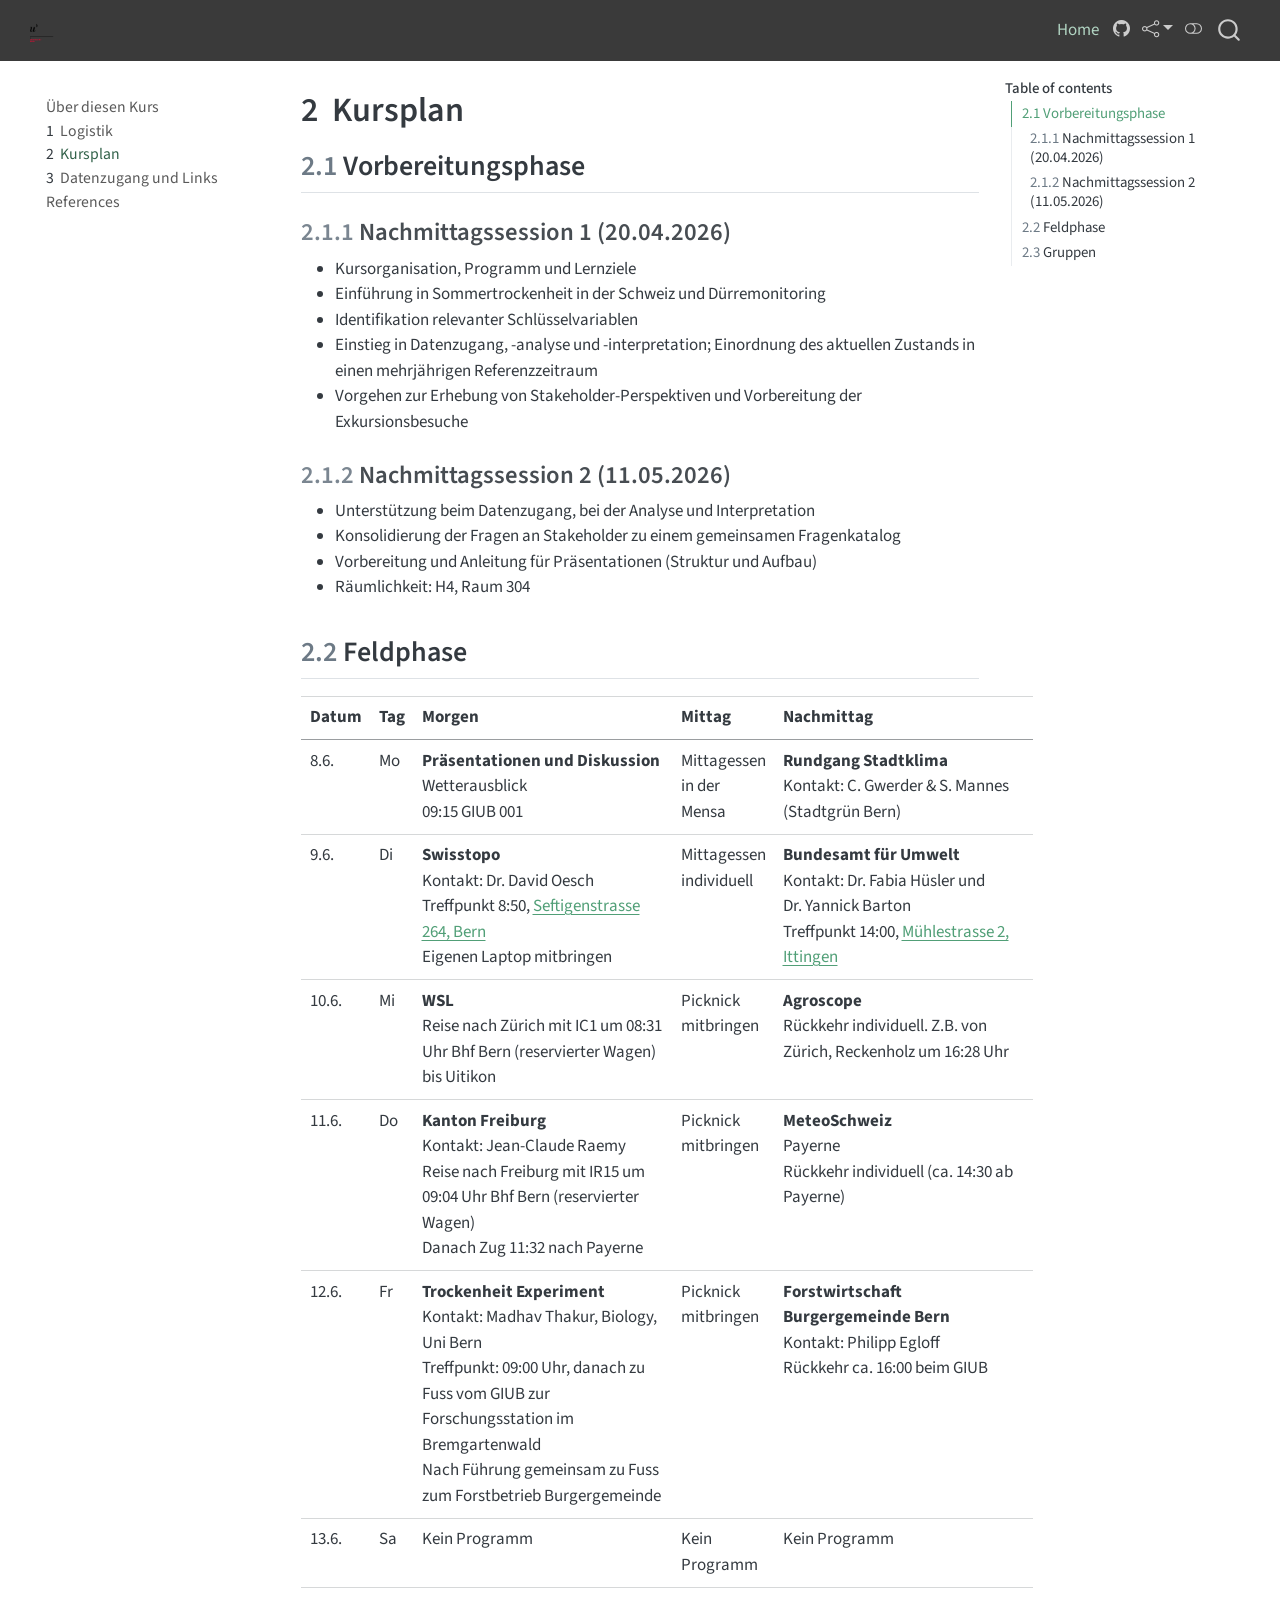
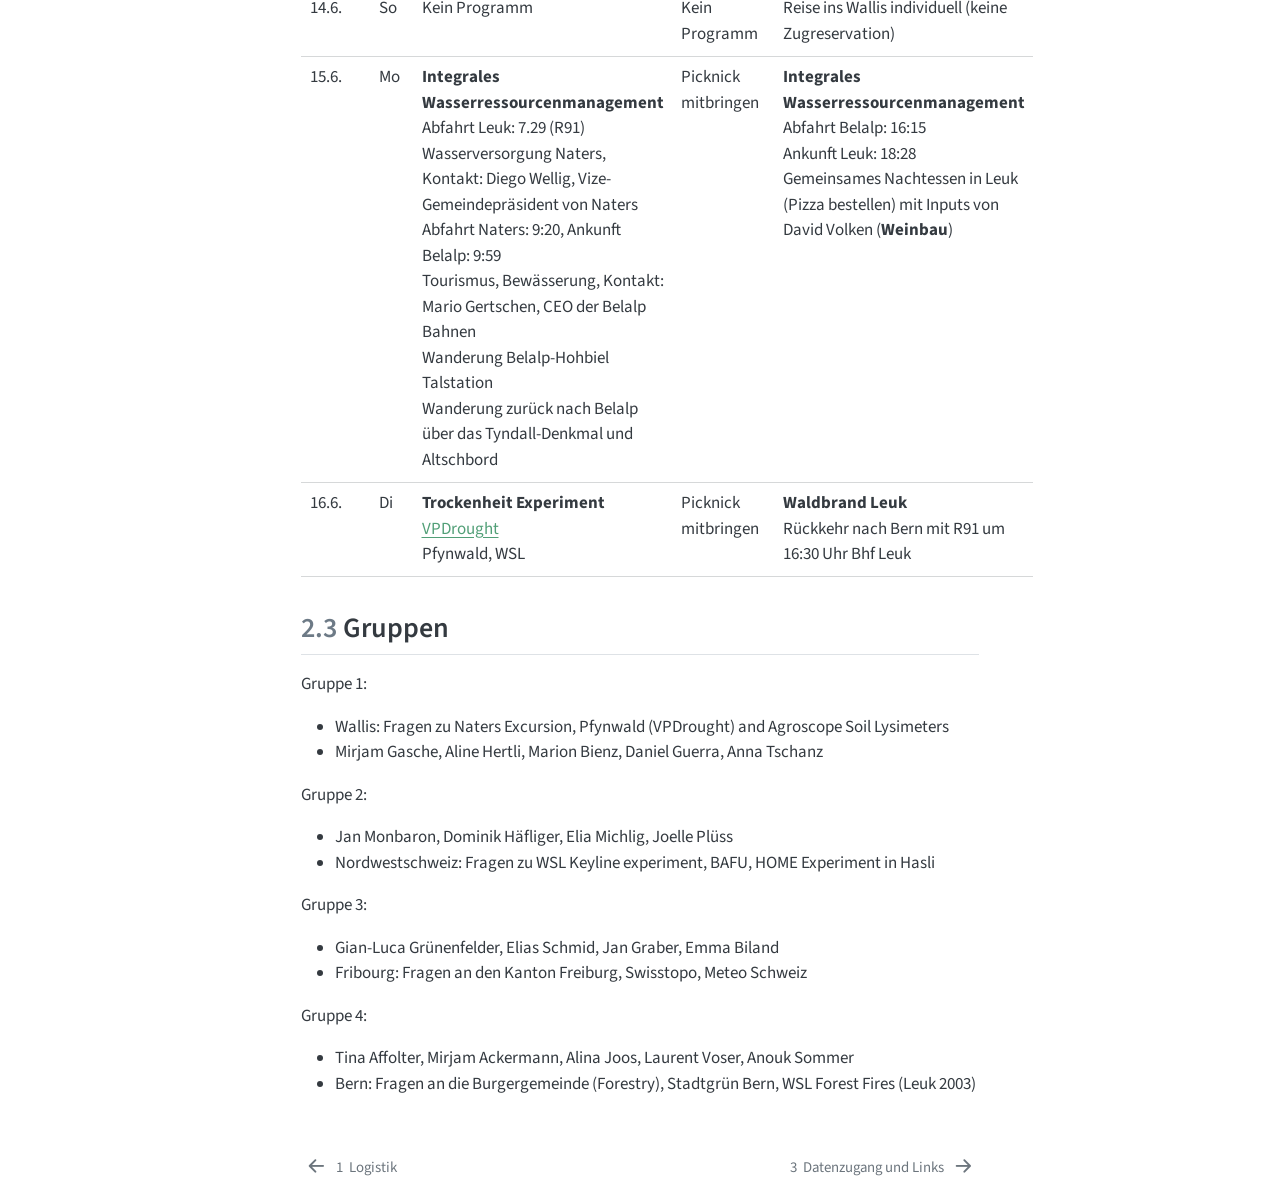
<file: plan.html>
<!DOCTYPE html>
<html xmlns="http://www.w3.org/1999/xhtml" lang="en" xml:lang="en"><head>

<meta charset="utf-8">
<meta name="generator" content="quarto-1.8.27">

<meta name="viewport" content="width=device-width, initial-scale=1.0, user-scalable=yes">


<title>2&nbsp; Kursplan – Feldkurs Schweiz</title>
<style>
code{white-space: pre-wrap;}
span.smallcaps{font-variant: small-caps;}
div.columns{display: flex; gap: min(4vw, 1.5em);}
div.column{flex: auto; overflow-x: auto;}
div.hanging-indent{margin-left: 1.5em; text-indent: -1.5em;}
ul.task-list{list-style: none;}
ul.task-list li input[type="checkbox"] {
  width: 0.8em;
  margin: 0 0.8em 0.2em -1em; /* quarto-specific, see https://github.com/quarto-dev/quarto-cli/issues/4556 */ 
  vertical-align: middle;
}
</style>


<script src="site_libs/quarto-nav/quarto-nav.js"></script>
<script src="site_libs/quarto-nav/headroom.min.js"></script>
<script src="site_libs/clipboard/clipboard.min.js"></script>
<script src="site_libs/quarto-search/autocomplete.umd.js"></script>
<script src="site_libs/quarto-search/fuse.min.js"></script>
<script src="site_libs/quarto-search/quarto-search.js"></script>
<meta name="quarto:offset" content="./">
<link href="./links.html" rel="next">
<link href="./design.html" rel="prev">
<link href="./figures/favicon.ico" rel="icon">
<script src="site_libs/quarto-html/quarto.js" type="module"></script>
<script src="site_libs/quarto-html/tabsets/tabsets.js" type="module"></script>
<script src="site_libs/quarto-html/axe/axe-check.js" type="module"></script>
<script src="site_libs/quarto-html/popper.min.js"></script>
<script src="site_libs/quarto-html/tippy.umd.min.js"></script>
<script src="site_libs/quarto-html/anchor.min.js"></script>
<link href="site_libs/quarto-html/tippy.css" rel="stylesheet">
<link href="site_libs/quarto-html/quarto-syntax-highlighting-ed96de9b727972fe78a7b5d16c58bf87.css" rel="stylesheet" class="quarto-color-scheme" id="quarto-text-highlighting-styles">
<link href="site_libs/quarto-html/quarto-syntax-highlighting-dark-4d9afe2b8d18ee9fa5d0d57b5ed4214d.css" rel="stylesheet" class="quarto-color-scheme quarto-color-alternate" id="quarto-text-highlighting-styles">
<link href="site_libs/quarto-html/quarto-syntax-highlighting-ed96de9b727972fe78a7b5d16c58bf87.css" rel="stylesheet" class="quarto-color-scheme-extra" id="quarto-text-highlighting-styles">
<script src="site_libs/bootstrap/bootstrap.min.js"></script>
<link href="site_libs/bootstrap/bootstrap-icons.css" rel="stylesheet">
<link href="site_libs/bootstrap/bootstrap-1b664e6692268865ac8c350bc2db6ed4.min.css" rel="stylesheet" append-hash="true" class="quarto-color-scheme" id="quarto-bootstrap" data-mode="light">
<link href="site_libs/bootstrap/bootstrap-dark-55abac0465d10ec823624cc1da9df1de.min.css" rel="stylesheet" append-hash="true" class="quarto-color-scheme quarto-color-alternate" id="quarto-bootstrap" data-mode="dark">
<link href="site_libs/bootstrap/bootstrap-1b664e6692268865ac8c350bc2db6ed4.min.css" rel="stylesheet" append-hash="true" class="quarto-color-scheme-extra" id="quarto-bootstrap" data-mode="light">
<script id="quarto-search-options" type="application/json">{
  "location": "navbar",
  "copy-button": false,
  "collapse-after": 3,
  "panel-placement": "end",
  "type": "overlay",
  "limit": 50,
  "keyboard-shortcut": [
    "f",
    "/",
    "s"
  ],
  "show-item-context": false,
  "language": {
    "search-no-results-text": "No results",
    "search-matching-documents-text": "matching documents",
    "search-copy-link-title": "Copy link to search",
    "search-hide-matches-text": "Hide additional matches",
    "search-more-match-text": "more match in this document",
    "search-more-matches-text": "more matches in this document",
    "search-clear-button-title": "Clear",
    "search-text-placeholder": "",
    "search-detached-cancel-button-title": "Cancel",
    "search-submit-button-title": "Submit",
    "search-label": "Search"
  }
}</script>


<meta name="twitter:title" content="2&nbsp; Kursplan – Feldkurs Schweiz">
<meta name="twitter:description" content="">
<meta name="twitter:card" content="summary">
</head>

<body class="nav-sidebar floating nav-fixed quarto-light"><script id="quarto-html-before-body" type="application/javascript">
    const toggleBodyColorMode = (bsSheetEl) => {
      const mode = bsSheetEl.getAttribute("data-mode");
      const bodyEl = window.document.querySelector("body");
      if (mode === "dark") {
        bodyEl.classList.add("quarto-dark");
        bodyEl.classList.remove("quarto-light");
      } else {
        bodyEl.classList.add("quarto-light");
        bodyEl.classList.remove("quarto-dark");
      }
    }
    const toggleBodyColorPrimary = () => {
      const bsSheetEl = window.document.querySelector("link#quarto-bootstrap:not([rel=disabled-stylesheet])");
      if (bsSheetEl) {
        toggleBodyColorMode(bsSheetEl);
      }
    }
    const setColorSchemeToggle = (alternate) => {
      const toggles = window.document.querySelectorAll('.quarto-color-scheme-toggle');
      for (let i=0; i < toggles.length; i++) {
        const toggle = toggles[i];
        if (toggle) {
          if (alternate) {
            toggle.classList.add("alternate");
          } else {
            toggle.classList.remove("alternate");
          }
        }
      }
    };
    const toggleColorMode = (alternate) => {
      // Switch the stylesheets
      const primaryStylesheets = window.document.querySelectorAll('link.quarto-color-scheme:not(.quarto-color-alternate)');
      const alternateStylesheets = window.document.querySelectorAll('link.quarto-color-scheme.quarto-color-alternate');
      manageTransitions('#quarto-margin-sidebar .nav-link', false);
      if (alternate) {
        // note: dark is layered on light, we don't disable primary!
        enableStylesheet(alternateStylesheets);
        for (const sheetNode of alternateStylesheets) {
          if (sheetNode.id === "quarto-bootstrap") {
            toggleBodyColorMode(sheetNode);
          }
        }
      } else {
        disableStylesheet(alternateStylesheets);
        enableStylesheet(primaryStylesheets)
        toggleBodyColorPrimary();
      }
      manageTransitions('#quarto-margin-sidebar .nav-link', true);
      // Switch the toggles
      setColorSchemeToggle(alternate)
      // Hack to workaround the fact that safari doesn't
      // properly recolor the scrollbar when toggling (#1455)
      if (navigator.userAgent.indexOf('Safari') > 0 && navigator.userAgent.indexOf('Chrome') == -1) {
        manageTransitions("body", false);
        window.scrollTo(0, 1);
        setTimeout(() => {
          window.scrollTo(0, 0);
          manageTransitions("body", true);
        }, 40);
      }
    }
    const disableStylesheet = (stylesheets) => {
      for (let i=0; i < stylesheets.length; i++) {
        const stylesheet = stylesheets[i];
        stylesheet.rel = 'disabled-stylesheet';
      }
    }
    const enableStylesheet = (stylesheets) => {
      for (let i=0; i < stylesheets.length; i++) {
        const stylesheet = stylesheets[i];
        if(stylesheet.rel !== 'stylesheet') { // for Chrome, which will still FOUC without this check
          stylesheet.rel = 'stylesheet';
        }
      }
    }
    const manageTransitions = (selector, allowTransitions) => {
      const els = window.document.querySelectorAll(selector);
      for (let i=0; i < els.length; i++) {
        const el = els[i];
        if (allowTransitions) {
          el.classList.remove('notransition');
        } else {
          el.classList.add('notransition');
        }
      }
    }
    const isFileUrl = () => {
      return window.location.protocol === 'file:';
    }
    const hasAlternateSentinel = () => {
      let styleSentinel = getColorSchemeSentinel();
      if (styleSentinel !== null) {
        return styleSentinel === "alternate";
      } else {
        return false;
      }
    }
    const setStyleSentinel = (alternate) => {
      const value = alternate ? "alternate" : "default";
      if (!isFileUrl()) {
        window.localStorage.setItem("quarto-color-scheme", value);
      } else {
        localAlternateSentinel = value;
      }
    }
    const getColorSchemeSentinel = () => {
      if (!isFileUrl()) {
        const storageValue = window.localStorage.getItem("quarto-color-scheme");
        return storageValue != null ? storageValue : localAlternateSentinel;
      } else {
        return localAlternateSentinel;
      }
    }
    const toggleGiscusIfUsed = (isAlternate, darkModeDefault) => {
      const baseTheme = document.querySelector('#giscus-base-theme')?.value ?? 'light';
      const alternateTheme = document.querySelector('#giscus-alt-theme')?.value ?? 'dark';
      let newTheme = '';
      if(authorPrefersDark) {
        newTheme = isAlternate ? baseTheme : alternateTheme;
      } else {
        newTheme = isAlternate ? alternateTheme : baseTheme;
      }
      const changeGiscusTheme = () => {
        // From: https://github.com/giscus/giscus/issues/336
        const sendMessage = (message) => {
          const iframe = document.querySelector('iframe.giscus-frame');
          if (!iframe) return;
          iframe.contentWindow.postMessage({ giscus: message }, 'https://giscus.app');
        }
        sendMessage({
          setConfig: {
            theme: newTheme
          }
        });
      }
      const isGiscussLoaded = window.document.querySelector('iframe.giscus-frame') !== null;
      if (isGiscussLoaded) {
        changeGiscusTheme();
      }
    };
    const authorPrefersDark = false;
    const darkModeDefault = authorPrefersDark;
      document.querySelector('link#quarto-text-highlighting-styles.quarto-color-scheme-extra').rel = 'disabled-stylesheet';
      document.querySelector('link#quarto-bootstrap.quarto-color-scheme-extra').rel = 'disabled-stylesheet';
    let localAlternateSentinel = darkModeDefault ? 'alternate' : 'default';
    // Dark / light mode switch
    window.quartoToggleColorScheme = () => {
      // Read the current dark / light value
      let toAlternate = !hasAlternateSentinel();
      toggleColorMode(toAlternate);
      setStyleSentinel(toAlternate);
      toggleGiscusIfUsed(toAlternate, darkModeDefault);
      window.dispatchEvent(new Event('resize'));
    };
    // Switch to dark mode if need be
    if (hasAlternateSentinel()) {
      toggleColorMode(true);
    } else {
      toggleColorMode(false);
    }
  </script>

<div id="quarto-search-results"></div>
  <header id="quarto-header" class="headroom fixed-top">
    <nav class="navbar navbar-expand-lg " data-bs-theme="dark">
      <div class="navbar-container container-fluid">
      <div class="navbar-brand-container mx-auto">
    <a href="./index.html" class="navbar-brand navbar-brand-logo">
    <img src="./images/logo_unibern_squid3.png" alt="" class="navbar-logo light-content">
    <img src="./images/logo_unibern_squid3.png" alt="" class="navbar-logo dark-content">
    </a>
    <a class="navbar-brand" href="./index.html">
    <span class="navbar-title"></span>
    </a>
  </div>
            <div id="quarto-search" class="" title="Search"></div>
          <button class="navbar-toggler" type="button" data-bs-toggle="collapse" data-bs-target="#navbarCollapse" aria-controls="navbarCollapse" role="menu" aria-expanded="false" aria-label="Toggle navigation" onclick="if (window.quartoToggleHeadroom) { window.quartoToggleHeadroom(); }">
  <span class="navbar-toggler-icon"></span>
</button>
          <div class="collapse navbar-collapse" id="navbarCollapse">
            <ul class="navbar-nav navbar-nav-scroll ms-auto">
  <li class="nav-item">
    <a class="nav-link active" href="./index.html" aria-current="page"> 
<span class="menu-text">Home</span></a>
  </li>  
</ul>
          </div> <!-- /navcollapse -->
            <div class="quarto-navbar-tools tools-wide">
    <a href="https://github.com/geco-bern/feldkurs_trockenheit/" title="Source Code" class="quarto-navigation-tool px-1" aria-label="Source Code"><i class="bi bi-github"></i></a>
    <div class="dropdown">
      <a href="" title="Share" id="quarto-navigation-tool-dropdown-0" class="quarto-navigation-tool dropdown-toggle px-1" data-bs-toggle="dropdown" aria-expanded="false" role="link" aria-label="Share"><i class="bi bi-share"></i></a>
      <ul class="dropdown-menu" aria-labelledby="quarto-navigation-tool-dropdown-0">
          <li>
            <a class="dropdown-item quarto-navbar-tools-item" href="https://twitter.com/intent/tweet?url=|url|">
              <i class="bi bi-twitter pe-1"></i>
            Twitter
            </a>
          </li>
          <li>
            <a class="dropdown-item quarto-navbar-tools-item" href="https://www.facebook.com/sharer/sharer.php?u=|url|">
              <i class="bi bi-facebook pe-1"></i>
            Facebook
            </a>
          </li>
      </ul>
    </div>
  <a href="" class="quarto-color-scheme-toggle quarto-navigation-tool  px-1" onclick="window.quartoToggleColorScheme(); return false;" title="Toggle dark mode"><i class="bi"></i></a>
</div>
      </div> <!-- /container-fluid -->
    </nav>
  <nav class="quarto-secondary-nav">
    <div class="container-fluid d-flex">
      <button type="button" class="quarto-btn-toggle btn" data-bs-toggle="collapse" role="button" data-bs-target=".quarto-sidebar-collapse-item" aria-controls="quarto-sidebar" aria-expanded="false" aria-label="Toggle sidebar navigation" onclick="if (window.quartoToggleHeadroom) { window.quartoToggleHeadroom(); }">
        <i class="bi bi-layout-text-sidebar-reverse"></i>
      </button>
        <nav class="quarto-page-breadcrumbs" aria-label="breadcrumb"><ol class="breadcrumb"><li class="breadcrumb-item"><a href="./plan.html"><span class="chapter-number">2</span>&nbsp; <span class="chapter-title">Kursplan</span></a></li></ol></nav>
        <a class="flex-grow-1" role="navigation" data-bs-toggle="collapse" data-bs-target=".quarto-sidebar-collapse-item" aria-controls="quarto-sidebar" aria-expanded="false" aria-label="Toggle sidebar navigation" onclick="if (window.quartoToggleHeadroom) { window.quartoToggleHeadroom(); }">      
        </a>
    </div>
  </nav>
</header>
<!-- content -->
<div id="quarto-content" class="quarto-container page-columns page-rows-contents page-layout-article page-navbar">
<!-- sidebar -->
  <nav id="quarto-sidebar" class="sidebar collapse collapse-horizontal quarto-sidebar-collapse-item sidebar-navigation floating overflow-auto">
    <div class="sidebar-menu-container"> 
    <ul class="list-unstyled mt-1">
        <li class="sidebar-item">
  <div class="sidebar-item-container"> 
  <a href="./index.html" class="sidebar-item-text sidebar-link">
 <span class="menu-text">Über diesen Kurs</span></a>
  </div>
</li>
        <li class="sidebar-item">
  <div class="sidebar-item-container"> 
  <a href="./design.html" class="sidebar-item-text sidebar-link">
 <span class="menu-text"><span class="chapter-number">1</span>&nbsp; <span class="chapter-title">Logistik</span></span></a>
  </div>
</li>
        <li class="sidebar-item">
  <div class="sidebar-item-container"> 
  <a href="./plan.html" class="sidebar-item-text sidebar-link active">
 <span class="menu-text"><span class="chapter-number">2</span>&nbsp; <span class="chapter-title">Kursplan</span></span></a>
  </div>
</li>
        <li class="sidebar-item">
  <div class="sidebar-item-container"> 
  <a href="./links.html" class="sidebar-item-text sidebar-link">
 <span class="menu-text"><span class="chapter-number">3</span>&nbsp; <span class="chapter-title">Datenzugang und Links</span></span></a>
  </div>
</li>
        <li class="sidebar-item">
  <div class="sidebar-item-container"> 
  <a href="./references.html" class="sidebar-item-text sidebar-link">
 <span class="menu-text">References</span></a>
  </div>
</li>
    </ul>
    </div>
</nav>
<div id="quarto-sidebar-glass" class="quarto-sidebar-collapse-item" data-bs-toggle="collapse" data-bs-target=".quarto-sidebar-collapse-item"></div>
<!-- margin-sidebar -->
    <div id="quarto-margin-sidebar" class="sidebar margin-sidebar">
        <nav id="TOC" role="doc-toc" class="toc-active">
    <h2 id="toc-title">Table of contents</h2>
   
  <ul>
  <li><a href="#vorbereitungsphase" id="toc-vorbereitungsphase" class="nav-link active" data-scroll-target="#vorbereitungsphase"><span class="header-section-number">2.1</span> Vorbereitungsphase</a>
  <ul class="collapse">
  <li><a href="#nachmittagssession-1-20.04.2026" id="toc-nachmittagssession-1-20.04.2026" class="nav-link" data-scroll-target="#nachmittagssession-1-20.04.2026"><span class="header-section-number">2.1.1</span> Nachmittagssession 1 (20.04.2026)</a></li>
  <li><a href="#nachmittagssession-2-11.05.2026" id="toc-nachmittagssession-2-11.05.2026" class="nav-link" data-scroll-target="#nachmittagssession-2-11.05.2026"><span class="header-section-number">2.1.2</span> Nachmittagssession 2 (11.05.2026)</a></li>
  </ul></li>
  <li><a href="#feldphase" id="toc-feldphase" class="nav-link" data-scroll-target="#feldphase"><span class="header-section-number">2.2</span> Feldphase</a></li>
  <li><a href="#gruppen" id="toc-gruppen" class="nav-link" data-scroll-target="#gruppen"><span class="header-section-number">2.3</span> Gruppen</a></li>
  </ul>
</nav>
    </div>
<!-- main -->
<main class="content" id="quarto-document-content">


<header id="title-block-header" class="quarto-title-block default">
<div class="quarto-title">
<h1 class="title"><span class="chapter-number">2</span>&nbsp; <span class="chapter-title">Kursplan</span></h1>
</div>



<div class="quarto-title-meta">

    
  
    
  </div>
  


</header>


<section id="vorbereitungsphase" class="level2" data-number="2.1">
<h2 data-number="2.1" class="anchored" data-anchor-id="vorbereitungsphase"><span class="header-section-number">2.1</span> Vorbereitungsphase</h2>
<section id="nachmittagssession-1-20.04.2026" class="level3" data-number="2.1.1">
<h3 data-number="2.1.1" class="anchored" data-anchor-id="nachmittagssession-1-20.04.2026"><span class="header-section-number">2.1.1</span> Nachmittagssession 1 (20.04.2026)</h3>
<ul>
<li>Kursorganisation, Programm und Lernziele</li>
<li>Einführung in Sommertrockenheit in der Schweiz und Dürremonitoring</li>
<li>Identifikation relevanter Schlüsselvariablen</li>
<li>Einstieg in Datenzugang, -analyse und -interpretation; Einordnung des aktuellen Zustands in einen mehrjährigen Referenzzeitraum</li>
<li>Vorgehen zur Erhebung von Stakeholder-Perspektiven und Vorbereitung der Exkursionsbesuche</li>
</ul>
</section>
<section id="nachmittagssession-2-11.05.2026" class="level3" data-number="2.1.2">
<h3 data-number="2.1.2" class="anchored" data-anchor-id="nachmittagssession-2-11.05.2026"><span class="header-section-number">2.1.2</span> Nachmittagssession 2 (11.05.2026)</h3>
<ul>
<li>Unterstützung beim Datenzugang, bei der Analyse und Interpretation</li>
<li>Konsolidierung der Fragen an Stakeholder zu einem gemeinsamen Fragenkatalog</li>
<li>Vorbereitung und Anleitung für Präsentationen (Struktur und Aufbau)</li>
<li>Räumlichkeit: H4, Raum 304</li>
</ul>
</section>
</section>
<section id="feldphase" class="level2" data-number="2.2">
<h2 data-number="2.2" class="anchored" data-anchor-id="feldphase"><span class="header-section-number">2.2</span> Feldphase</h2>
<table class="caption-top table">
<thead>
<tr class="header">
<th>Datum</th>
<th>Tag</th>
<th>Morgen</th>
<th>Mittag</th>
<th>Nachmittag</th>
</tr>
</thead>
<tbody>
<tr class="odd">
<td>8.6.</td>
<td>Mo</td>
<td><strong>Präsentationen und Diskussion</strong><br>Wetterausblick<br>09:15 GIUB 001</td>
<td>Mittagessen in der Mensa</td>
<td><strong>Rundgang Stadtklima</strong><br>Kontakt: C. Gwerder &amp; S. Mannes (Stadtgrün Bern)</td>
</tr>
<tr class="even">
<td>9.6.</td>
<td>Di</td>
<td><strong>Swisstopo</strong><br>Kontakt: Dr.&nbsp;David Oesch<br>Treffpunkt 8:50, <a href="https://maps.app.goo.gl/EgW2YDU1h4EkCxvL8">Seftigenstrasse 264, Bern</a><br>Eigenen Laptop mitbringen</td>
<td>Mittagessen individuell</td>
<td><strong>Bundesamt für Umwelt</strong><br>Kontakt: Dr.&nbsp;Fabia Hüsler und Dr.&nbsp;Yannick Barton<br>Treffpunkt 14:00, <a href="https://maps.app.goo.gl/pKDwvJZKDqnXHK7g6">Mühlestrasse 2, Ittingen</a></td>
</tr>
<tr class="odd">
<td>10.6.</td>
<td>Mi</td>
<td><strong>WSL</strong><br>Reise nach Zürich mit IC1 um 08:31 Uhr Bhf Bern (reservierter Wagen) bis Uitikon</td>
<td>Picknick mitbringen</td>
<td><strong>Agroscope</strong><br>Rückkehr individuell. Z.B. von Zürich, Reckenholz um 16:28 Uhr</td>
</tr>
<tr class="even">
<td>11.6.</td>
<td>Do</td>
<td><strong>Kanton Freiburg</strong><br>Kontakt: Jean-Claude Raemy<br>Reise nach Freiburg mit IR15 um 09:04 Uhr Bhf Bern (reservierter Wagen)<br>Danach Zug 11:32 nach Payerne</td>
<td>Picknick mitbringen</td>
<td><strong>MeteoSchweiz</strong><br>Payerne<br>Rückkehr individuell (ca. 14:30 ab Payerne)</td>
</tr>
<tr class="odd">
<td>12.6.</td>
<td>Fr</td>
<td><strong>Trockenheit Experiment</strong><br>Kontakt: Madhav Thakur, Biology, Uni Bern<br>Treffpunkt: 09:00 Uhr, danach zu Fuss vom GIUB zur Forschungsstation im Bremgartenwald<br>Nach Führung gemeinsam zu Fuss zum Forstbetrieb Burgergemeinde</td>
<td>Picknick mitbringen</td>
<td><strong>Forstwirtschaft Burgergemeinde Bern</strong><br>Kontakt: Philipp Egloff<br>Rückkehr ca. 16:00 beim GIUB</td>
</tr>
<tr class="even">
<td>13.6.</td>
<td>Sa</td>
<td>Kein Programm</td>
<td>Kein Programm</td>
<td>Kein Programm</td>
</tr>
<tr class="odd">
<td>14.6.</td>
<td>So</td>
<td>Kein Programm</td>
<td>Kein Programm</td>
<td>Reise ins Wallis individuell (keine Zugreservation)</td>
</tr>
<tr class="even">
<td>15.6.</td>
<td>Mo</td>
<td><strong>Integrales Wasserressourcenmanagement</strong><br>Abfahrt Leuk: 7.29 (R91)<br>Wasserversorgung Naters, Kontakt: Diego Wellig, Vize-Gemeindepräsident von Naters<br>Abfahrt Naters: 9:20, Ankunft Belalp: 9:59<br>Tourismus, Bewässerung, Kontakt: Mario Gertschen, CEO der Belalp Bahnen<br>Wanderung Belalp-Hohbiel Talstation<br>Wanderung zurück nach Belalp über das Tyndall-Denkmal und Altschbord</td>
<td>Picknick mitbringen</td>
<td><strong>Integrales Wasserressourcenmanagement</strong><br>Abfahrt Belalp: 16:15<br>Ankunft Leuk: 18:28<br>Gemeinsames Nachtessen in Leuk (Pizza bestellen) mit Inputs von David Volken (<strong>Weinbau</strong>)</td>
</tr>
<tr class="odd">
<td>16.6.</td>
<td>Di</td>
<td><strong>Trockenheit Experiment</strong><br><a href="https://www.wsl.ch/en/projects/vpdrought/">VPDrought</a><br>Pfynwald, WSL</td>
<td>Picknick mitbringen</td>
<td><strong>Waldbrand Leuk</strong><br>Rückkehr nach Bern mit R91 um 16:30 Uhr Bhf Leuk</td>
</tr>
</tbody>
</table>
</section>
<section id="gruppen" class="level2" data-number="2.3">
<h2 data-number="2.3" class="anchored" data-anchor-id="gruppen"><span class="header-section-number">2.3</span> Gruppen</h2>
<p>Gruppe 1:</p>
<ul>
<li>Wallis: Fragen zu Naters Excursion, Pfynwald (VPDrought) and Agroscope Soil Lysimeters</li>
<li>Mirjam Gasche, Aline Hertli, Marion Bienz, Daniel Guerra, Anna Tschanz</li>
</ul>
<p>Gruppe 2:</p>
<ul>
<li>Jan Monbaron, Dominik Häfliger, Elia Michlig, Joelle Plüss</li>
<li>Nordwestschweiz: Fragen zu WSL Keyline experiment, BAFU, HOME Experiment in Hasli</li>
</ul>
<p>Gruppe 3:</p>
<ul>
<li>Gian-Luca Grünenfelder, Elias Schmid, Jan Graber, Emma Biland</li>
<li>Fribourg: Fragen an den Kanton Freiburg, Swisstopo, Meteo Schweiz</li>
</ul>
<p>Gruppe 4:</p>
<ul>
<li>Tina Affolter, Mirjam Ackermann, Alina Joos, Laurent Voser, Anouk Sommer</li>
<li>Bern: Fragen an die Burgergemeinde (Forestry), Stadtgrün Bern, WSL Forest Fires (Leuk 2003)</li>
</ul>


</section>

</main> <!-- /main -->
<script id="quarto-html-after-body" type="application/javascript">
  window.document.addEventListener("DOMContentLoaded", function (event) {
    // Ensure there is a toggle, if there isn't float one in the top right
    if (window.document.querySelector('.quarto-color-scheme-toggle') === null) {
      const a = window.document.createElement('a');
      a.classList.add('top-right');
      a.classList.add('quarto-color-scheme-toggle');
      a.href = "";
      a.onclick = function() { try { window.quartoToggleColorScheme(); } catch {} return false; };
      const i = window.document.createElement("i");
      i.classList.add('bi');
      a.appendChild(i);
      window.document.body.appendChild(a);
    }
    setColorSchemeToggle(hasAlternateSentinel())
    const icon = "";
    const anchorJS = new window.AnchorJS();
    anchorJS.options = {
      placement: 'right',
      icon: icon
    };
    anchorJS.add('.anchored');
    const isCodeAnnotation = (el) => {
      for (const clz of el.classList) {
        if (clz.startsWith('code-annotation-')) {                     
          return true;
        }
      }
      return false;
    }
    const onCopySuccess = function(e) {
      // button target
      const button = e.trigger;
      // don't keep focus
      button.blur();
      // flash "checked"
      button.classList.add('code-copy-button-checked');
      var currentTitle = button.getAttribute("title");
      button.setAttribute("title", "Copied!");
      let tooltip;
      if (window.bootstrap) {
        button.setAttribute("data-bs-toggle", "tooltip");
        button.setAttribute("data-bs-placement", "left");
        button.setAttribute("data-bs-title", "Copied!");
        tooltip = new bootstrap.Tooltip(button, 
          { trigger: "manual", 
            customClass: "code-copy-button-tooltip",
            offset: [0, -8]});
        tooltip.show();    
      }
      setTimeout(function() {
        if (tooltip) {
          tooltip.hide();
          button.removeAttribute("data-bs-title");
          button.removeAttribute("data-bs-toggle");
          button.removeAttribute("data-bs-placement");
        }
        button.setAttribute("title", currentTitle);
        button.classList.remove('code-copy-button-checked');
      }, 1000);
      // clear code selection
      e.clearSelection();
    }
    const getTextToCopy = function(trigger) {
      const outerScaffold = trigger.parentElement.cloneNode(true);
      const codeEl = outerScaffold.querySelector('code');
      for (const childEl of codeEl.children) {
        if (isCodeAnnotation(childEl)) {
          childEl.remove();
        }
      }
      return codeEl.innerText;
    }
    const clipboard = new window.ClipboardJS('.code-copy-button:not([data-in-quarto-modal])', {
      text: getTextToCopy
    });
    clipboard.on('success', onCopySuccess);
    if (window.document.getElementById('quarto-embedded-source-code-modal')) {
      const clipboardModal = new window.ClipboardJS('.code-copy-button[data-in-quarto-modal]', {
        text: getTextToCopy,
        container: window.document.getElementById('quarto-embedded-source-code-modal')
      });
      clipboardModal.on('success', onCopySuccess);
    }
      var localhostRegex = new RegExp(/^(?:http|https):\/\/localhost\:?[0-9]*\//);
      var mailtoRegex = new RegExp(/^mailto:/);
        var filterRegex = new RegExp('/' + window.location.host + '/');
      var isInternal = (href) => {
          return filterRegex.test(href) || localhostRegex.test(href) || mailtoRegex.test(href);
      }
      // Inspect non-navigation links and adorn them if external
     var links = window.document.querySelectorAll('a[href]:not(.nav-link):not(.navbar-brand):not(.toc-action):not(.sidebar-link):not(.sidebar-item-toggle):not(.pagination-link):not(.no-external):not([aria-hidden]):not(.dropdown-item):not(.quarto-navigation-tool):not(.about-link)');
      for (var i=0; i<links.length; i++) {
        const link = links[i];
        if (!isInternal(link.href)) {
          // undo the damage that might have been done by quarto-nav.js in the case of
          // links that we want to consider external
          if (link.dataset.originalHref !== undefined) {
            link.href = link.dataset.originalHref;
          }
        }
      }
    function tippyHover(el, contentFn, onTriggerFn, onUntriggerFn) {
      const config = {
        allowHTML: true,
        maxWidth: 500,
        delay: 100,
        arrow: false,
        appendTo: function(el) {
            return el.parentElement;
        },
        interactive: true,
        interactiveBorder: 10,
        theme: 'quarto',
        placement: 'bottom-start',
      };
      if (contentFn) {
        config.content = contentFn;
      }
      if (onTriggerFn) {
        config.onTrigger = onTriggerFn;
      }
      if (onUntriggerFn) {
        config.onUntrigger = onUntriggerFn;
      }
      window.tippy(el, config); 
    }
    const noterefs = window.document.querySelectorAll('a[role="doc-noteref"]');
    for (var i=0; i<noterefs.length; i++) {
      const ref = noterefs[i];
      tippyHover(ref, function() {
        // use id or data attribute instead here
        let href = ref.getAttribute('data-footnote-href') || ref.getAttribute('href');
        try { href = new URL(href).hash; } catch {}
        const id = href.replace(/^#\/?/, "");
        const note = window.document.getElementById(id);
        if (note) {
          return note.innerHTML;
        } else {
          return "";
        }
      });
    }
    const xrefs = window.document.querySelectorAll('a.quarto-xref');
    const processXRef = (id, note) => {
      // Strip column container classes
      const stripColumnClz = (el) => {
        el.classList.remove("page-full", "page-columns");
        if (el.children) {
          for (const child of el.children) {
            stripColumnClz(child);
          }
        }
      }
      stripColumnClz(note)
      if (id === null || id.startsWith('sec-')) {
        // Special case sections, only their first couple elements
        const container = document.createElement("div");
        if (note.children && note.children.length > 2) {
          container.appendChild(note.children[0].cloneNode(true));
          for (let i = 1; i < note.children.length; i++) {
            const child = note.children[i];
            if (child.tagName === "P" && child.innerText === "") {
              continue;
            } else {
              container.appendChild(child.cloneNode(true));
              break;
            }
          }
          if (window.Quarto?.typesetMath) {
            window.Quarto.typesetMath(container);
          }
          return container.innerHTML
        } else {
          if (window.Quarto?.typesetMath) {
            window.Quarto.typesetMath(note);
          }
          return note.innerHTML;
        }
      } else {
        // Remove any anchor links if they are present
        const anchorLink = note.querySelector('a.anchorjs-link');
        if (anchorLink) {
          anchorLink.remove();
        }
        if (window.Quarto?.typesetMath) {
          window.Quarto.typesetMath(note);
        }
        if (note.classList.contains("callout")) {
          return note.outerHTML;
        } else {
          return note.innerHTML;
        }
      }
    }
    for (var i=0; i<xrefs.length; i++) {
      const xref = xrefs[i];
      tippyHover(xref, undefined, function(instance) {
        instance.disable();
        let url = xref.getAttribute('href');
        let hash = undefined; 
        if (url.startsWith('#')) {
          hash = url;
        } else {
          try { hash = new URL(url).hash; } catch {}
        }
        if (hash) {
          const id = hash.replace(/^#\/?/, "");
          const note = window.document.getElementById(id);
          if (note !== null) {
            try {
              const html = processXRef(id, note.cloneNode(true));
              instance.setContent(html);
            } finally {
              instance.enable();
              instance.show();
            }
          } else {
            // See if we can fetch this
            fetch(url.split('#')[0])
            .then(res => res.text())
            .then(html => {
              const parser = new DOMParser();
              const htmlDoc = parser.parseFromString(html, "text/html");
              const note = htmlDoc.getElementById(id);
              if (note !== null) {
                const html = processXRef(id, note);
                instance.setContent(html);
              } 
            }).finally(() => {
              instance.enable();
              instance.show();
            });
          }
        } else {
          // See if we can fetch a full url (with no hash to target)
          // This is a special case and we should probably do some content thinning / targeting
          fetch(url)
          .then(res => res.text())
          .then(html => {
            const parser = new DOMParser();
            const htmlDoc = parser.parseFromString(html, "text/html");
            const note = htmlDoc.querySelector('main.content');
            if (note !== null) {
              // This should only happen for chapter cross references
              // (since there is no id in the URL)
              // remove the first header
              if (note.children.length > 0 && note.children[0].tagName === "HEADER") {
                note.children[0].remove();
              }
              const html = processXRef(null, note);
              instance.setContent(html);
            } 
          }).finally(() => {
            instance.enable();
            instance.show();
          });
        }
      }, function(instance) {
      });
    }
        let selectedAnnoteEl;
        const selectorForAnnotation = ( cell, annotation) => {
          let cellAttr = 'data-code-cell="' + cell + '"';
          let lineAttr = 'data-code-annotation="' +  annotation + '"';
          const selector = 'span[' + cellAttr + '][' + lineAttr + ']';
          return selector;
        }
        const selectCodeLines = (annoteEl) => {
          const doc = window.document;
          const targetCell = annoteEl.getAttribute("data-target-cell");
          const targetAnnotation = annoteEl.getAttribute("data-target-annotation");
          const annoteSpan = window.document.querySelector(selectorForAnnotation(targetCell, targetAnnotation));
          const lines = annoteSpan.getAttribute("data-code-lines").split(",");
          const lineIds = lines.map((line) => {
            return targetCell + "-" + line;
          })
          let top = null;
          let height = null;
          let parent = null;
          if (lineIds.length > 0) {
              //compute the position of the single el (top and bottom and make a div)
              const el = window.document.getElementById(lineIds[0]);
              top = el.offsetTop;
              height = el.offsetHeight;
              parent = el.parentElement.parentElement;
            if (lineIds.length > 1) {
              const lastEl = window.document.getElementById(lineIds[lineIds.length - 1]);
              const bottom = lastEl.offsetTop + lastEl.offsetHeight;
              height = bottom - top;
            }
            if (top !== null && height !== null && parent !== null) {
              // cook up a div (if necessary) and position it 
              let div = window.document.getElementById("code-annotation-line-highlight");
              if (div === null) {
                div = window.document.createElement("div");
                div.setAttribute("id", "code-annotation-line-highlight");
                div.style.position = 'absolute';
                parent.appendChild(div);
              }
              div.style.top = top - 2 + "px";
              div.style.height = height + 4 + "px";
              div.style.left = 0;
              let gutterDiv = window.document.getElementById("code-annotation-line-highlight-gutter");
              if (gutterDiv === null) {
                gutterDiv = window.document.createElement("div");
                gutterDiv.setAttribute("id", "code-annotation-line-highlight-gutter");
                gutterDiv.style.position = 'absolute';
                const codeCell = window.document.getElementById(targetCell);
                const gutter = codeCell.querySelector('.code-annotation-gutter');
                gutter.appendChild(gutterDiv);
              }
              gutterDiv.style.top = top - 2 + "px";
              gutterDiv.style.height = height + 4 + "px";
            }
            selectedAnnoteEl = annoteEl;
          }
        };
        const unselectCodeLines = () => {
          const elementsIds = ["code-annotation-line-highlight", "code-annotation-line-highlight-gutter"];
          elementsIds.forEach((elId) => {
            const div = window.document.getElementById(elId);
            if (div) {
              div.remove();
            }
          });
          selectedAnnoteEl = undefined;
        };
          // Handle positioning of the toggle
      window.addEventListener(
        "resize",
        throttle(() => {
          elRect = undefined;
          if (selectedAnnoteEl) {
            selectCodeLines(selectedAnnoteEl);
          }
        }, 10)
      );
      function throttle(fn, ms) {
      let throttle = false;
      let timer;
        return (...args) => {
          if(!throttle) { // first call gets through
              fn.apply(this, args);
              throttle = true;
          } else { // all the others get throttled
              if(timer) clearTimeout(timer); // cancel #2
              timer = setTimeout(() => {
                fn.apply(this, args);
                timer = throttle = false;
              }, ms);
          }
        };
      }
        // Attach click handler to the DT
        const annoteDls = window.document.querySelectorAll('dt[data-target-cell]');
        for (const annoteDlNode of annoteDls) {
          annoteDlNode.addEventListener('click', (event) => {
            const clickedEl = event.target;
            if (clickedEl !== selectedAnnoteEl) {
              unselectCodeLines();
              const activeEl = window.document.querySelector('dt[data-target-cell].code-annotation-active');
              if (activeEl) {
                activeEl.classList.remove('code-annotation-active');
              }
              selectCodeLines(clickedEl);
              clickedEl.classList.add('code-annotation-active');
            } else {
              // Unselect the line
              unselectCodeLines();
              clickedEl.classList.remove('code-annotation-active');
            }
          });
        }
    const findCites = (el) => {
      const parentEl = el.parentElement;
      if (parentEl) {
        const cites = parentEl.dataset.cites;
        if (cites) {
          return {
            el,
            cites: cites.split(' ')
          };
        } else {
          return findCites(el.parentElement)
        }
      } else {
        return undefined;
      }
    };
    var bibliorefs = window.document.querySelectorAll('a[role="doc-biblioref"]');
    for (var i=0; i<bibliorefs.length; i++) {
      const ref = bibliorefs[i];
      const citeInfo = findCites(ref);
      if (citeInfo) {
        tippyHover(citeInfo.el, function() {
          var popup = window.document.createElement('div');
          citeInfo.cites.forEach(function(cite) {
            var citeDiv = window.document.createElement('div');
            citeDiv.classList.add('hanging-indent');
            citeDiv.classList.add('csl-entry');
            var biblioDiv = window.document.getElementById('ref-' + cite);
            if (biblioDiv) {
              citeDiv.innerHTML = biblioDiv.innerHTML;
            }
            popup.appendChild(citeDiv);
          });
          return popup.innerHTML;
        });
      }
    }
  });
  </script>
<nav class="page-navigation">
  <div class="nav-page nav-page-previous">
      <a href="./design.html" class="pagination-link" aria-label="Logistik">
        <i class="bi bi-arrow-left-short"></i> <span class="nav-page-text"><span class="chapter-number">1</span>&nbsp; <span class="chapter-title">Logistik</span></span>
      </a>          
  </div>
  <div class="nav-page nav-page-next">
      <a href="./links.html" class="pagination-link" aria-label="Datenzugang und Links">
        <span class="nav-page-text"><span class="chapter-number">3</span>&nbsp; <span class="chapter-title">Datenzugang und Links</span></span> <i class="bi bi-arrow-right-short"></i>
      </a>
  </div>
</nav>
</div> <!-- /content -->




</body></html>
</file>
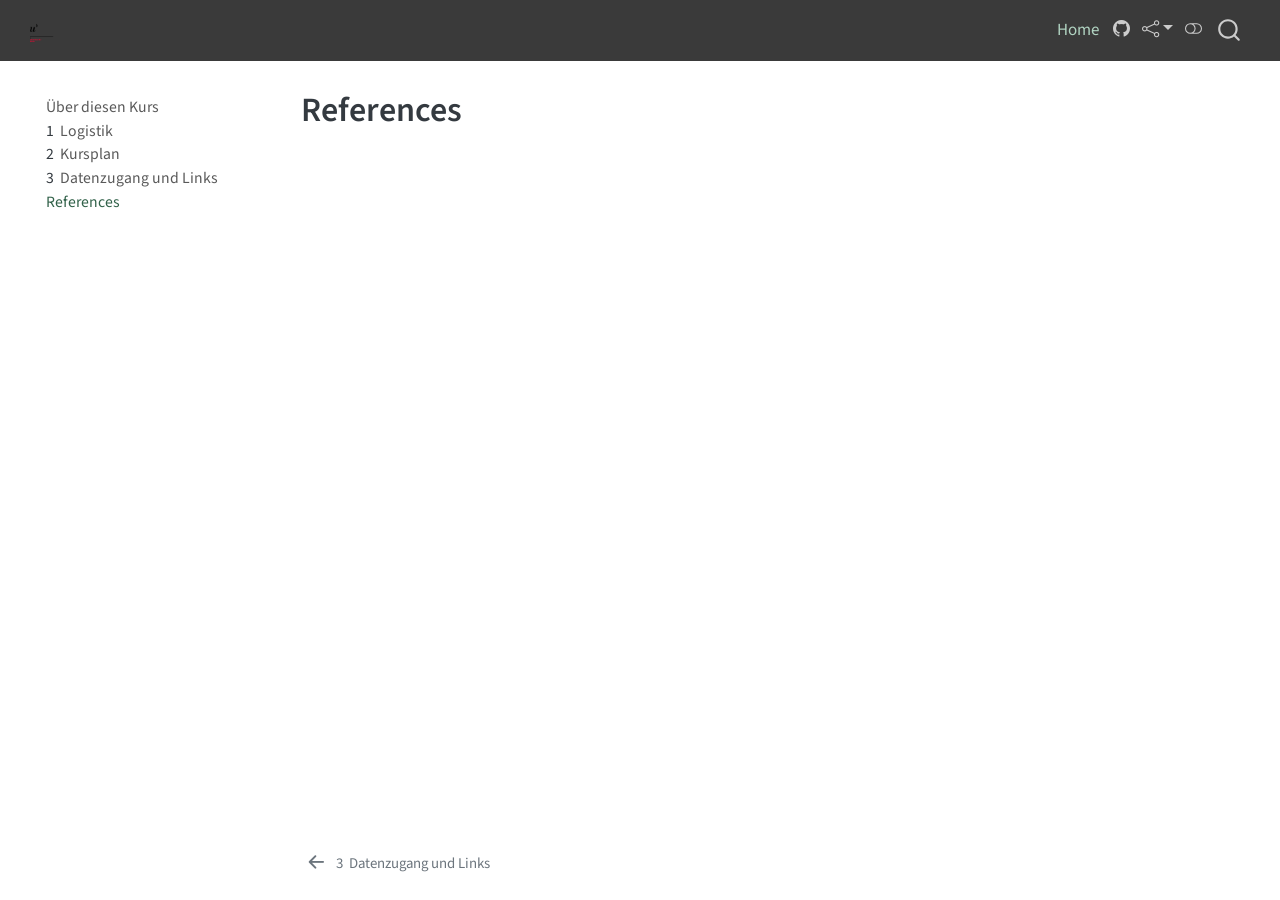
<file: references.html>
<!DOCTYPE html>
<html xmlns="http://www.w3.org/1999/xhtml" lang="en" xml:lang="en"><head>

<meta charset="utf-8">
<meta name="generator" content="quarto-1.8.27">

<meta name="viewport" content="width=device-width, initial-scale=1.0, user-scalable=yes">


<title>References – Feldkurs Schweiz</title>
<style>
code{white-space: pre-wrap;}
span.smallcaps{font-variant: small-caps;}
div.columns{display: flex; gap: min(4vw, 1.5em);}
div.column{flex: auto; overflow-x: auto;}
div.hanging-indent{margin-left: 1.5em; text-indent: -1.5em;}
ul.task-list{list-style: none;}
ul.task-list li input[type="checkbox"] {
  width: 0.8em;
  margin: 0 0.8em 0.2em -1em; /* quarto-specific, see https://github.com/quarto-dev/quarto-cli/issues/4556 */ 
  vertical-align: middle;
}
/* CSS for citations */
div.csl-bib-body { }
div.csl-entry {
  clear: both;
}
.hanging-indent div.csl-entry {
  margin-left:2em;
  text-indent:-2em;
}
div.csl-left-margin {
  min-width:2em;
  float:left;
}
div.csl-right-inline {
  margin-left:2em;
  padding-left:1em;
}
div.csl-indent {
  margin-left: 2em;
}</style>


<script src="site_libs/quarto-nav/quarto-nav.js"></script>
<script src="site_libs/quarto-nav/headroom.min.js"></script>
<script src="site_libs/clipboard/clipboard.min.js"></script>
<script src="site_libs/quarto-search/autocomplete.umd.js"></script>
<script src="site_libs/quarto-search/fuse.min.js"></script>
<script src="site_libs/quarto-search/quarto-search.js"></script>
<meta name="quarto:offset" content="./">
<link href="./links.html" rel="prev">
<link href="./figures/favicon.ico" rel="icon">
<script src="site_libs/quarto-html/quarto.js" type="module"></script>
<script src="site_libs/quarto-html/tabsets/tabsets.js" type="module"></script>
<script src="site_libs/quarto-html/axe/axe-check.js" type="module"></script>
<script src="site_libs/quarto-html/popper.min.js"></script>
<script src="site_libs/quarto-html/tippy.umd.min.js"></script>
<script src="site_libs/quarto-html/anchor.min.js"></script>
<link href="site_libs/quarto-html/tippy.css" rel="stylesheet">
<link href="site_libs/quarto-html/quarto-syntax-highlighting-ed96de9b727972fe78a7b5d16c58bf87.css" rel="stylesheet" class="quarto-color-scheme" id="quarto-text-highlighting-styles">
<link href="site_libs/quarto-html/quarto-syntax-highlighting-dark-4d9afe2b8d18ee9fa5d0d57b5ed4214d.css" rel="stylesheet" class="quarto-color-scheme quarto-color-alternate" id="quarto-text-highlighting-styles">
<link href="site_libs/quarto-html/quarto-syntax-highlighting-ed96de9b727972fe78a7b5d16c58bf87.css" rel="stylesheet" class="quarto-color-scheme-extra" id="quarto-text-highlighting-styles">
<script src="site_libs/bootstrap/bootstrap.min.js"></script>
<link href="site_libs/bootstrap/bootstrap-icons.css" rel="stylesheet">
<link href="site_libs/bootstrap/bootstrap-1b664e6692268865ac8c350bc2db6ed4.min.css" rel="stylesheet" append-hash="true" class="quarto-color-scheme" id="quarto-bootstrap" data-mode="light">
<link href="site_libs/bootstrap/bootstrap-dark-55abac0465d10ec823624cc1da9df1de.min.css" rel="stylesheet" append-hash="true" class="quarto-color-scheme quarto-color-alternate" id="quarto-bootstrap" data-mode="dark">
<link href="site_libs/bootstrap/bootstrap-1b664e6692268865ac8c350bc2db6ed4.min.css" rel="stylesheet" append-hash="true" class="quarto-color-scheme-extra" id="quarto-bootstrap" data-mode="light">
<script id="quarto-search-options" type="application/json">{
  "location": "navbar",
  "copy-button": false,
  "collapse-after": 3,
  "panel-placement": "end",
  "type": "overlay",
  "limit": 50,
  "keyboard-shortcut": [
    "f",
    "/",
    "s"
  ],
  "show-item-context": false,
  "language": {
    "search-no-results-text": "No results",
    "search-matching-documents-text": "matching documents",
    "search-copy-link-title": "Copy link to search",
    "search-hide-matches-text": "Hide additional matches",
    "search-more-match-text": "more match in this document",
    "search-more-matches-text": "more matches in this document",
    "search-clear-button-title": "Clear",
    "search-text-placeholder": "",
    "search-detached-cancel-button-title": "Cancel",
    "search-submit-button-title": "Submit",
    "search-label": "Search"
  }
}</script>


<meta name="twitter:title" content="References – Feldkurs Schweiz">
<meta name="twitter:card" content="summary">
</head>

<body class="nav-sidebar floating nav-fixed quarto-light"><script id="quarto-html-before-body" type="application/javascript">
    const toggleBodyColorMode = (bsSheetEl) => {
      const mode = bsSheetEl.getAttribute("data-mode");
      const bodyEl = window.document.querySelector("body");
      if (mode === "dark") {
        bodyEl.classList.add("quarto-dark");
        bodyEl.classList.remove("quarto-light");
      } else {
        bodyEl.classList.add("quarto-light");
        bodyEl.classList.remove("quarto-dark");
      }
    }
    const toggleBodyColorPrimary = () => {
      const bsSheetEl = window.document.querySelector("link#quarto-bootstrap:not([rel=disabled-stylesheet])");
      if (bsSheetEl) {
        toggleBodyColorMode(bsSheetEl);
      }
    }
    const setColorSchemeToggle = (alternate) => {
      const toggles = window.document.querySelectorAll('.quarto-color-scheme-toggle');
      for (let i=0; i < toggles.length; i++) {
        const toggle = toggles[i];
        if (toggle) {
          if (alternate) {
            toggle.classList.add("alternate");
          } else {
            toggle.classList.remove("alternate");
          }
        }
      }
    };
    const toggleColorMode = (alternate) => {
      // Switch the stylesheets
      const primaryStylesheets = window.document.querySelectorAll('link.quarto-color-scheme:not(.quarto-color-alternate)');
      const alternateStylesheets = window.document.querySelectorAll('link.quarto-color-scheme.quarto-color-alternate');
      manageTransitions('#quarto-margin-sidebar .nav-link', false);
      if (alternate) {
        // note: dark is layered on light, we don't disable primary!
        enableStylesheet(alternateStylesheets);
        for (const sheetNode of alternateStylesheets) {
          if (sheetNode.id === "quarto-bootstrap") {
            toggleBodyColorMode(sheetNode);
          }
        }
      } else {
        disableStylesheet(alternateStylesheets);
        enableStylesheet(primaryStylesheets)
        toggleBodyColorPrimary();
      }
      manageTransitions('#quarto-margin-sidebar .nav-link', true);
      // Switch the toggles
      setColorSchemeToggle(alternate)
      // Hack to workaround the fact that safari doesn't
      // properly recolor the scrollbar when toggling (#1455)
      if (navigator.userAgent.indexOf('Safari') > 0 && navigator.userAgent.indexOf('Chrome') == -1) {
        manageTransitions("body", false);
        window.scrollTo(0, 1);
        setTimeout(() => {
          window.scrollTo(0, 0);
          manageTransitions("body", true);
        }, 40);
      }
    }
    const disableStylesheet = (stylesheets) => {
      for (let i=0; i < stylesheets.length; i++) {
        const stylesheet = stylesheets[i];
        stylesheet.rel = 'disabled-stylesheet';
      }
    }
    const enableStylesheet = (stylesheets) => {
      for (let i=0; i < stylesheets.length; i++) {
        const stylesheet = stylesheets[i];
        if(stylesheet.rel !== 'stylesheet') { // for Chrome, which will still FOUC without this check
          stylesheet.rel = 'stylesheet';
        }
      }
    }
    const manageTransitions = (selector, allowTransitions) => {
      const els = window.document.querySelectorAll(selector);
      for (let i=0; i < els.length; i++) {
        const el = els[i];
        if (allowTransitions) {
          el.classList.remove('notransition');
        } else {
          el.classList.add('notransition');
        }
      }
    }
    const isFileUrl = () => {
      return window.location.protocol === 'file:';
    }
    const hasAlternateSentinel = () => {
      let styleSentinel = getColorSchemeSentinel();
      if (styleSentinel !== null) {
        return styleSentinel === "alternate";
      } else {
        return false;
      }
    }
    const setStyleSentinel = (alternate) => {
      const value = alternate ? "alternate" : "default";
      if (!isFileUrl()) {
        window.localStorage.setItem("quarto-color-scheme", value);
      } else {
        localAlternateSentinel = value;
      }
    }
    const getColorSchemeSentinel = () => {
      if (!isFileUrl()) {
        const storageValue = window.localStorage.getItem("quarto-color-scheme");
        return storageValue != null ? storageValue : localAlternateSentinel;
      } else {
        return localAlternateSentinel;
      }
    }
    const toggleGiscusIfUsed = (isAlternate, darkModeDefault) => {
      const baseTheme = document.querySelector('#giscus-base-theme')?.value ?? 'light';
      const alternateTheme = document.querySelector('#giscus-alt-theme')?.value ?? 'dark';
      let newTheme = '';
      if(authorPrefersDark) {
        newTheme = isAlternate ? baseTheme : alternateTheme;
      } else {
        newTheme = isAlternate ? alternateTheme : baseTheme;
      }
      const changeGiscusTheme = () => {
        // From: https://github.com/giscus/giscus/issues/336
        const sendMessage = (message) => {
          const iframe = document.querySelector('iframe.giscus-frame');
          if (!iframe) return;
          iframe.contentWindow.postMessage({ giscus: message }, 'https://giscus.app');
        }
        sendMessage({
          setConfig: {
            theme: newTheme
          }
        });
      }
      const isGiscussLoaded = window.document.querySelector('iframe.giscus-frame') !== null;
      if (isGiscussLoaded) {
        changeGiscusTheme();
      }
    };
    const authorPrefersDark = false;
    const darkModeDefault = authorPrefersDark;
      document.querySelector('link#quarto-text-highlighting-styles.quarto-color-scheme-extra').rel = 'disabled-stylesheet';
      document.querySelector('link#quarto-bootstrap.quarto-color-scheme-extra').rel = 'disabled-stylesheet';
    let localAlternateSentinel = darkModeDefault ? 'alternate' : 'default';
    // Dark / light mode switch
    window.quartoToggleColorScheme = () => {
      // Read the current dark / light value
      let toAlternate = !hasAlternateSentinel();
      toggleColorMode(toAlternate);
      setStyleSentinel(toAlternate);
      toggleGiscusIfUsed(toAlternate, darkModeDefault);
      window.dispatchEvent(new Event('resize'));
    };
    // Switch to dark mode if need be
    if (hasAlternateSentinel()) {
      toggleColorMode(true);
    } else {
      toggleColorMode(false);
    }
  </script>

<div id="quarto-search-results"></div>
  <header id="quarto-header" class="headroom fixed-top">
    <nav class="navbar navbar-expand-lg " data-bs-theme="dark">
      <div class="navbar-container container-fluid">
      <div class="navbar-brand-container mx-auto">
    <a href="./index.html" class="navbar-brand navbar-brand-logo">
    <img src="./images/logo_unibern_squid3.png" alt="" class="navbar-logo light-content">
    <img src="./images/logo_unibern_squid3.png" alt="" class="navbar-logo dark-content">
    </a>
    <a class="navbar-brand" href="./index.html">
    <span class="navbar-title"></span>
    </a>
  </div>
            <div id="quarto-search" class="" title="Search"></div>
          <button class="navbar-toggler" type="button" data-bs-toggle="collapse" data-bs-target="#navbarCollapse" aria-controls="navbarCollapse" role="menu" aria-expanded="false" aria-label="Toggle navigation" onclick="if (window.quartoToggleHeadroom) { window.quartoToggleHeadroom(); }">
  <span class="navbar-toggler-icon"></span>
</button>
          <div class="collapse navbar-collapse" id="navbarCollapse">
            <ul class="navbar-nav navbar-nav-scroll ms-auto">
  <li class="nav-item">
    <a class="nav-link active" href="./index.html" aria-current="page"> 
<span class="menu-text">Home</span></a>
  </li>  
</ul>
          </div> <!-- /navcollapse -->
            <div class="quarto-navbar-tools tools-wide">
    <a href="https://github.com/geco-bern/feldkurs_trockenheit/" title="Source Code" class="quarto-navigation-tool px-1" aria-label="Source Code"><i class="bi bi-github"></i></a>
    <div class="dropdown">
      <a href="" title="Share" id="quarto-navigation-tool-dropdown-0" class="quarto-navigation-tool dropdown-toggle px-1" data-bs-toggle="dropdown" aria-expanded="false" role="link" aria-label="Share"><i class="bi bi-share"></i></a>
      <ul class="dropdown-menu" aria-labelledby="quarto-navigation-tool-dropdown-0">
          <li>
            <a class="dropdown-item quarto-navbar-tools-item" href="https://twitter.com/intent/tweet?url=|url|">
              <i class="bi bi-twitter pe-1"></i>
            Twitter
            </a>
          </li>
          <li>
            <a class="dropdown-item quarto-navbar-tools-item" href="https://www.facebook.com/sharer/sharer.php?u=|url|">
              <i class="bi bi-facebook pe-1"></i>
            Facebook
            </a>
          </li>
      </ul>
    </div>
  <a href="" class="quarto-color-scheme-toggle quarto-navigation-tool  px-1" onclick="window.quartoToggleColorScheme(); return false;" title="Toggle dark mode"><i class="bi"></i></a>
</div>
      </div> <!-- /container-fluid -->
    </nav>
  <nav class="quarto-secondary-nav">
    <div class="container-fluid d-flex">
      <button type="button" class="quarto-btn-toggle btn" data-bs-toggle="collapse" role="button" data-bs-target=".quarto-sidebar-collapse-item" aria-controls="quarto-sidebar" aria-expanded="false" aria-label="Toggle sidebar navigation" onclick="if (window.quartoToggleHeadroom) { window.quartoToggleHeadroom(); }">
        <i class="bi bi-layout-text-sidebar-reverse"></i>
      </button>
        <nav class="quarto-page-breadcrumbs" aria-label="breadcrumb"><ol class="breadcrumb"><li class="breadcrumb-item"><a href="./references.html">References</a></li></ol></nav>
        <a class="flex-grow-1" role="navigation" data-bs-toggle="collapse" data-bs-target=".quarto-sidebar-collapse-item" aria-controls="quarto-sidebar" aria-expanded="false" aria-label="Toggle sidebar navigation" onclick="if (window.quartoToggleHeadroom) { window.quartoToggleHeadroom(); }">      
        </a>
    </div>
  </nav>
</header>
<!-- content -->
<div id="quarto-content" class="quarto-container page-columns page-rows-contents page-layout-article page-navbar">
<!-- sidebar -->
  <nav id="quarto-sidebar" class="sidebar collapse collapse-horizontal quarto-sidebar-collapse-item sidebar-navigation floating overflow-auto">
    <div class="sidebar-menu-container"> 
    <ul class="list-unstyled mt-1">
        <li class="sidebar-item">
  <div class="sidebar-item-container"> 
  <a href="./index.html" class="sidebar-item-text sidebar-link">
 <span class="menu-text">Über diesen Kurs</span></a>
  </div>
</li>
        <li class="sidebar-item">
  <div class="sidebar-item-container"> 
  <a href="./design.html" class="sidebar-item-text sidebar-link">
 <span class="menu-text"><span class="chapter-number">1</span>&nbsp; <span class="chapter-title">Logistik</span></span></a>
  </div>
</li>
        <li class="sidebar-item">
  <div class="sidebar-item-container"> 
  <a href="./plan.html" class="sidebar-item-text sidebar-link">
 <span class="menu-text"><span class="chapter-number">2</span>&nbsp; <span class="chapter-title">Kursplan</span></span></a>
  </div>
</li>
        <li class="sidebar-item">
  <div class="sidebar-item-container"> 
  <a href="./links.html" class="sidebar-item-text sidebar-link">
 <span class="menu-text"><span class="chapter-number">3</span>&nbsp; <span class="chapter-title">Datenzugang und Links</span></span></a>
  </div>
</li>
        <li class="sidebar-item">
  <div class="sidebar-item-container"> 
  <a href="./references.html" class="sidebar-item-text sidebar-link active">
 <span class="menu-text">References</span></a>
  </div>
</li>
    </ul>
    </div>
</nav>
<div id="quarto-sidebar-glass" class="quarto-sidebar-collapse-item" data-bs-toggle="collapse" data-bs-target=".quarto-sidebar-collapse-item"></div>
<!-- margin-sidebar -->
    <div id="quarto-margin-sidebar" class="sidebar margin-sidebar zindex-bottom">
        
    </div>
<!-- main -->
<main class="content" id="quarto-document-content">


<header id="title-block-header" class="quarto-title-block default">
<div class="quarto-title">
<h1 class="title">References</h1>
</div>



<div class="quarto-title-meta">

    
  
    
  </div>
  


</header>


<div id="refs" role="list" style="display: none">

</div>



</main> <!-- /main -->
<script id="quarto-html-after-body" type="application/javascript">
  window.document.addEventListener("DOMContentLoaded", function (event) {
    // Ensure there is a toggle, if there isn't float one in the top right
    if (window.document.querySelector('.quarto-color-scheme-toggle') === null) {
      const a = window.document.createElement('a');
      a.classList.add('top-right');
      a.classList.add('quarto-color-scheme-toggle');
      a.href = "";
      a.onclick = function() { try { window.quartoToggleColorScheme(); } catch {} return false; };
      const i = window.document.createElement("i");
      i.classList.add('bi');
      a.appendChild(i);
      window.document.body.appendChild(a);
    }
    setColorSchemeToggle(hasAlternateSentinel())
    const icon = "";
    const anchorJS = new window.AnchorJS();
    anchorJS.options = {
      placement: 'right',
      icon: icon
    };
    anchorJS.add('.anchored');
    const isCodeAnnotation = (el) => {
      for (const clz of el.classList) {
        if (clz.startsWith('code-annotation-')) {                     
          return true;
        }
      }
      return false;
    }
    const onCopySuccess = function(e) {
      // button target
      const button = e.trigger;
      // don't keep focus
      button.blur();
      // flash "checked"
      button.classList.add('code-copy-button-checked');
      var currentTitle = button.getAttribute("title");
      button.setAttribute("title", "Copied!");
      let tooltip;
      if (window.bootstrap) {
        button.setAttribute("data-bs-toggle", "tooltip");
        button.setAttribute("data-bs-placement", "left");
        button.setAttribute("data-bs-title", "Copied!");
        tooltip = new bootstrap.Tooltip(button, 
          { trigger: "manual", 
            customClass: "code-copy-button-tooltip",
            offset: [0, -8]});
        tooltip.show();    
      }
      setTimeout(function() {
        if (tooltip) {
          tooltip.hide();
          button.removeAttribute("data-bs-title");
          button.removeAttribute("data-bs-toggle");
          button.removeAttribute("data-bs-placement");
        }
        button.setAttribute("title", currentTitle);
        button.classList.remove('code-copy-button-checked');
      }, 1000);
      // clear code selection
      e.clearSelection();
    }
    const getTextToCopy = function(trigger) {
      const outerScaffold = trigger.parentElement.cloneNode(true);
      const codeEl = outerScaffold.querySelector('code');
      for (const childEl of codeEl.children) {
        if (isCodeAnnotation(childEl)) {
          childEl.remove();
        }
      }
      return codeEl.innerText;
    }
    const clipboard = new window.ClipboardJS('.code-copy-button:not([data-in-quarto-modal])', {
      text: getTextToCopy
    });
    clipboard.on('success', onCopySuccess);
    if (window.document.getElementById('quarto-embedded-source-code-modal')) {
      const clipboardModal = new window.ClipboardJS('.code-copy-button[data-in-quarto-modal]', {
        text: getTextToCopy,
        container: window.document.getElementById('quarto-embedded-source-code-modal')
      });
      clipboardModal.on('success', onCopySuccess);
    }
      var localhostRegex = new RegExp(/^(?:http|https):\/\/localhost\:?[0-9]*\//);
      var mailtoRegex = new RegExp(/^mailto:/);
        var filterRegex = new RegExp('/' + window.location.host + '/');
      var isInternal = (href) => {
          return filterRegex.test(href) || localhostRegex.test(href) || mailtoRegex.test(href);
      }
      // Inspect non-navigation links and adorn them if external
     var links = window.document.querySelectorAll('a[href]:not(.nav-link):not(.navbar-brand):not(.toc-action):not(.sidebar-link):not(.sidebar-item-toggle):not(.pagination-link):not(.no-external):not([aria-hidden]):not(.dropdown-item):not(.quarto-navigation-tool):not(.about-link)');
      for (var i=0; i<links.length; i++) {
        const link = links[i];
        if (!isInternal(link.href)) {
          // undo the damage that might have been done by quarto-nav.js in the case of
          // links that we want to consider external
          if (link.dataset.originalHref !== undefined) {
            link.href = link.dataset.originalHref;
          }
        }
      }
    function tippyHover(el, contentFn, onTriggerFn, onUntriggerFn) {
      const config = {
        allowHTML: true,
        maxWidth: 500,
        delay: 100,
        arrow: false,
        appendTo: function(el) {
            return el.parentElement;
        },
        interactive: true,
        interactiveBorder: 10,
        theme: 'quarto',
        placement: 'bottom-start',
      };
      if (contentFn) {
        config.content = contentFn;
      }
      if (onTriggerFn) {
        config.onTrigger = onTriggerFn;
      }
      if (onUntriggerFn) {
        config.onUntrigger = onUntriggerFn;
      }
      window.tippy(el, config); 
    }
    const noterefs = window.document.querySelectorAll('a[role="doc-noteref"]');
    for (var i=0; i<noterefs.length; i++) {
      const ref = noterefs[i];
      tippyHover(ref, function() {
        // use id or data attribute instead here
        let href = ref.getAttribute('data-footnote-href') || ref.getAttribute('href');
        try { href = new URL(href).hash; } catch {}
        const id = href.replace(/^#\/?/, "");
        const note = window.document.getElementById(id);
        if (note) {
          return note.innerHTML;
        } else {
          return "";
        }
      });
    }
    const xrefs = window.document.querySelectorAll('a.quarto-xref');
    const processXRef = (id, note) => {
      // Strip column container classes
      const stripColumnClz = (el) => {
        el.classList.remove("page-full", "page-columns");
        if (el.children) {
          for (const child of el.children) {
            stripColumnClz(child);
          }
        }
      }
      stripColumnClz(note)
      if (id === null || id.startsWith('sec-')) {
        // Special case sections, only their first couple elements
        const container = document.createElement("div");
        if (note.children && note.children.length > 2) {
          container.appendChild(note.children[0].cloneNode(true));
          for (let i = 1; i < note.children.length; i++) {
            const child = note.children[i];
            if (child.tagName === "P" && child.innerText === "") {
              continue;
            } else {
              container.appendChild(child.cloneNode(true));
              break;
            }
          }
          if (window.Quarto?.typesetMath) {
            window.Quarto.typesetMath(container);
          }
          return container.innerHTML
        } else {
          if (window.Quarto?.typesetMath) {
            window.Quarto.typesetMath(note);
          }
          return note.innerHTML;
        }
      } else {
        // Remove any anchor links if they are present
        const anchorLink = note.querySelector('a.anchorjs-link');
        if (anchorLink) {
          anchorLink.remove();
        }
        if (window.Quarto?.typesetMath) {
          window.Quarto.typesetMath(note);
        }
        if (note.classList.contains("callout")) {
          return note.outerHTML;
        } else {
          return note.innerHTML;
        }
      }
    }
    for (var i=0; i<xrefs.length; i++) {
      const xref = xrefs[i];
      tippyHover(xref, undefined, function(instance) {
        instance.disable();
        let url = xref.getAttribute('href');
        let hash = undefined; 
        if (url.startsWith('#')) {
          hash = url;
        } else {
          try { hash = new URL(url).hash; } catch {}
        }
        if (hash) {
          const id = hash.replace(/^#\/?/, "");
          const note = window.document.getElementById(id);
          if (note !== null) {
            try {
              const html = processXRef(id, note.cloneNode(true));
              instance.setContent(html);
            } finally {
              instance.enable();
              instance.show();
            }
          } else {
            // See if we can fetch this
            fetch(url.split('#')[0])
            .then(res => res.text())
            .then(html => {
              const parser = new DOMParser();
              const htmlDoc = parser.parseFromString(html, "text/html");
              const note = htmlDoc.getElementById(id);
              if (note !== null) {
                const html = processXRef(id, note);
                instance.setContent(html);
              } 
            }).finally(() => {
              instance.enable();
              instance.show();
            });
          }
        } else {
          // See if we can fetch a full url (with no hash to target)
          // This is a special case and we should probably do some content thinning / targeting
          fetch(url)
          .then(res => res.text())
          .then(html => {
            const parser = new DOMParser();
            const htmlDoc = parser.parseFromString(html, "text/html");
            const note = htmlDoc.querySelector('main.content');
            if (note !== null) {
              // This should only happen for chapter cross references
              // (since there is no id in the URL)
              // remove the first header
              if (note.children.length > 0 && note.children[0].tagName === "HEADER") {
                note.children[0].remove();
              }
              const html = processXRef(null, note);
              instance.setContent(html);
            } 
          }).finally(() => {
            instance.enable();
            instance.show();
          });
        }
      }, function(instance) {
      });
    }
        let selectedAnnoteEl;
        const selectorForAnnotation = ( cell, annotation) => {
          let cellAttr = 'data-code-cell="' + cell + '"';
          let lineAttr = 'data-code-annotation="' +  annotation + '"';
          const selector = 'span[' + cellAttr + '][' + lineAttr + ']';
          return selector;
        }
        const selectCodeLines = (annoteEl) => {
          const doc = window.document;
          const targetCell = annoteEl.getAttribute("data-target-cell");
          const targetAnnotation = annoteEl.getAttribute("data-target-annotation");
          const annoteSpan = window.document.querySelector(selectorForAnnotation(targetCell, targetAnnotation));
          const lines = annoteSpan.getAttribute("data-code-lines").split(",");
          const lineIds = lines.map((line) => {
            return targetCell + "-" + line;
          })
          let top = null;
          let height = null;
          let parent = null;
          if (lineIds.length > 0) {
              //compute the position of the single el (top and bottom and make a div)
              const el = window.document.getElementById(lineIds[0]);
              top = el.offsetTop;
              height = el.offsetHeight;
              parent = el.parentElement.parentElement;
            if (lineIds.length > 1) {
              const lastEl = window.document.getElementById(lineIds[lineIds.length - 1]);
              const bottom = lastEl.offsetTop + lastEl.offsetHeight;
              height = bottom - top;
            }
            if (top !== null && height !== null && parent !== null) {
              // cook up a div (if necessary) and position it 
              let div = window.document.getElementById("code-annotation-line-highlight");
              if (div === null) {
                div = window.document.createElement("div");
                div.setAttribute("id", "code-annotation-line-highlight");
                div.style.position = 'absolute';
                parent.appendChild(div);
              }
              div.style.top = top - 2 + "px";
              div.style.height = height + 4 + "px";
              div.style.left = 0;
              let gutterDiv = window.document.getElementById("code-annotation-line-highlight-gutter");
              if (gutterDiv === null) {
                gutterDiv = window.document.createElement("div");
                gutterDiv.setAttribute("id", "code-annotation-line-highlight-gutter");
                gutterDiv.style.position = 'absolute';
                const codeCell = window.document.getElementById(targetCell);
                const gutter = codeCell.querySelector('.code-annotation-gutter');
                gutter.appendChild(gutterDiv);
              }
              gutterDiv.style.top = top - 2 + "px";
              gutterDiv.style.height = height + 4 + "px";
            }
            selectedAnnoteEl = annoteEl;
          }
        };
        const unselectCodeLines = () => {
          const elementsIds = ["code-annotation-line-highlight", "code-annotation-line-highlight-gutter"];
          elementsIds.forEach((elId) => {
            const div = window.document.getElementById(elId);
            if (div) {
              div.remove();
            }
          });
          selectedAnnoteEl = undefined;
        };
          // Handle positioning of the toggle
      window.addEventListener(
        "resize",
        throttle(() => {
          elRect = undefined;
          if (selectedAnnoteEl) {
            selectCodeLines(selectedAnnoteEl);
          }
        }, 10)
      );
      function throttle(fn, ms) {
      let throttle = false;
      let timer;
        return (...args) => {
          if(!throttle) { // first call gets through
              fn.apply(this, args);
              throttle = true;
          } else { // all the others get throttled
              if(timer) clearTimeout(timer); // cancel #2
              timer = setTimeout(() => {
                fn.apply(this, args);
                timer = throttle = false;
              }, ms);
          }
        };
      }
        // Attach click handler to the DT
        const annoteDls = window.document.querySelectorAll('dt[data-target-cell]');
        for (const annoteDlNode of annoteDls) {
          annoteDlNode.addEventListener('click', (event) => {
            const clickedEl = event.target;
            if (clickedEl !== selectedAnnoteEl) {
              unselectCodeLines();
              const activeEl = window.document.querySelector('dt[data-target-cell].code-annotation-active');
              if (activeEl) {
                activeEl.classList.remove('code-annotation-active');
              }
              selectCodeLines(clickedEl);
              clickedEl.classList.add('code-annotation-active');
            } else {
              // Unselect the line
              unselectCodeLines();
              clickedEl.classList.remove('code-annotation-active');
            }
          });
        }
    const findCites = (el) => {
      const parentEl = el.parentElement;
      if (parentEl) {
        const cites = parentEl.dataset.cites;
        if (cites) {
          return {
            el,
            cites: cites.split(' ')
          };
        } else {
          return findCites(el.parentElement)
        }
      } else {
        return undefined;
      }
    };
    var bibliorefs = window.document.querySelectorAll('a[role="doc-biblioref"]');
    for (var i=0; i<bibliorefs.length; i++) {
      const ref = bibliorefs[i];
      const citeInfo = findCites(ref);
      if (citeInfo) {
        tippyHover(citeInfo.el, function() {
          var popup = window.document.createElement('div');
          citeInfo.cites.forEach(function(cite) {
            var citeDiv = window.document.createElement('div');
            citeDiv.classList.add('hanging-indent');
            citeDiv.classList.add('csl-entry');
            var biblioDiv = window.document.getElementById('ref-' + cite);
            if (biblioDiv) {
              citeDiv.innerHTML = biblioDiv.innerHTML;
            }
            popup.appendChild(citeDiv);
          });
          return popup.innerHTML;
        });
      }
    }
  });
  </script>
<nav class="page-navigation">
  <div class="nav-page nav-page-previous">
      <a href="./links.html" class="pagination-link" aria-label="Datenzugang und Links">
        <i class="bi bi-arrow-left-short"></i> <span class="nav-page-text"><span class="chapter-number">3</span>&nbsp; <span class="chapter-title">Datenzugang und Links</span></span>
      </a>          
  </div>
  <div class="nav-page nav-page-next">
  </div>
</nav>
</div> <!-- /content -->




</body></html>
</file>
<file: site_libs/quarto-html/tippy.css>
.tippy-box[data-animation=fade][data-state=hidden]{opacity:0}[data-tippy-root]{max-width:calc(100vw - 10px)}.tippy-box{position:relative;background-color:#333;color:#fff;border-radius:4px;font-size:14px;line-height:1.4;white-space:normal;outline:0;transition-property:transform,visibility,opacity}.tippy-box[data-placement^=top]>.tippy-arrow{bottom:0}.tippy-box[data-placement^=top]>.tippy-arrow:before{bottom:-7px;left:0;border-width:8px 8px 0;border-top-color:initial;transform-origin:center top}.tippy-box[data-placement^=bottom]>.tippy-arrow{top:0}.tippy-box[data-placement^=bottom]>.tippy-arrow:before{top:-7px;left:0;border-width:0 8px 8px;border-bottom-color:initial;transform-origin:center bottom}.tippy-box[data-placement^=left]>.tippy-arrow{right:0}.tippy-box[data-placement^=left]>.tippy-arrow:before{border-width:8px 0 8px 8px;border-left-color:initial;right:-7px;transform-origin:center left}.tippy-box[data-placement^=right]>.tippy-arrow{left:0}.tippy-box[data-placement^=right]>.tippy-arrow:before{left:-7px;border-width:8px 8px 8px 0;border-right-color:initial;transform-origin:center right}.tippy-box[data-inertia][data-state=visible]{transition-timing-function:cubic-bezier(.54,1.5,.38,1.11)}.tippy-arrow{width:16px;height:16px;color:#333}.tippy-arrow:before{content:"";position:absolute;border-color:transparent;border-style:solid}.tippy-content{position:relative;padding:5px 9px;z-index:1}
</file>
<file: site_libs/quarto-html/quarto-syntax-highlighting-ed96de9b727972fe78a7b5d16c58bf87.css>
/* quarto syntax highlight colors */
:root {
  --quarto-hl-ot-color: #003B4F;
  --quarto-hl-at-color: #657422;
  --quarto-hl-ss-color: #20794D;
  --quarto-hl-an-color: #5E5E5E;
  --quarto-hl-fu-color: #4758AB;
  --quarto-hl-st-color: #20794D;
  --quarto-hl-cf-color: #003B4F;
  --quarto-hl-op-color: #5E5E5E;
  --quarto-hl-er-color: #AD0000;
  --quarto-hl-bn-color: #AD0000;
  --quarto-hl-al-color: #AD0000;
  --quarto-hl-va-color: #111111;
  --quarto-hl-bu-color: inherit;
  --quarto-hl-ex-color: inherit;
  --quarto-hl-pp-color: #AD0000;
  --quarto-hl-in-color: #5E5E5E;
  --quarto-hl-vs-color: #20794D;
  --quarto-hl-wa-color: #5E5E5E;
  --quarto-hl-do-color: #5E5E5E;
  --quarto-hl-im-color: #00769E;
  --quarto-hl-ch-color: #20794D;
  --quarto-hl-dt-color: #AD0000;
  --quarto-hl-fl-color: #AD0000;
  --quarto-hl-co-color: #5E5E5E;
  --quarto-hl-cv-color: #5E5E5E;
  --quarto-hl-cn-color: #8f5902;
  --quarto-hl-sc-color: #5E5E5E;
  --quarto-hl-dv-color: #AD0000;
  --quarto-hl-kw-color: #003B4F;
}

/* other quarto variables */
:root {
  --quarto-font-monospace: SFMono-Regular, Menlo, Monaco, Consolas, "Liberation Mono", "Courier New", monospace;
}

/* syntax highlight based on Pandoc's rules */
pre > code.sourceCode > span {
  color: #003B4F;
}

code.sourceCode > span {
  color: #003B4F;
}

div.sourceCode,
div.sourceCode pre.sourceCode {
  color: #003B4F;
}

/* Normal */
code span {
  color: #003B4F;
}

/* Alert */
code span.al {
  color: #AD0000;
  font-style: inherit;
}

/* Annotation */
code span.an {
  color: #5E5E5E;
  font-style: inherit;
}

/* Attribute */
code span.at {
  color: #657422;
  font-style: inherit;
}

/* BaseN */
code span.bn {
  color: #AD0000;
  font-style: inherit;
}

/* BuiltIn */
code span.bu {
  font-style: inherit;
}

/* ControlFlow */
code span.cf {
  color: #003B4F;
  font-weight: bold;
  font-style: inherit;
}

/* Char */
code span.ch {
  color: #20794D;
  font-style: inherit;
}

/* Constant */
code span.cn {
  color: #8f5902;
  font-style: inherit;
}

/* Comment */
code span.co {
  color: #5E5E5E;
  font-style: inherit;
}

/* CommentVar */
code span.cv {
  color: #5E5E5E;
  font-style: italic;
}

/* Documentation */
code span.do {
  color: #5E5E5E;
  font-style: italic;
}

/* DataType */
code span.dt {
  color: #AD0000;
  font-style: inherit;
}

/* DecVal */
code span.dv {
  color: #AD0000;
  font-style: inherit;
}

/* Error */
code span.er {
  color: #AD0000;
  font-style: inherit;
}

/* Extension */
code span.ex {
  font-style: inherit;
}

/* Float */
code span.fl {
  color: #AD0000;
  font-style: inherit;
}

/* Function */
code span.fu {
  color: #4758AB;
  font-style: inherit;
}

/* Import */
code span.im {
  color: #00769E;
  font-style: inherit;
}

/* Information */
code span.in {
  color: #5E5E5E;
  font-style: inherit;
}

/* Keyword */
code span.kw {
  color: #003B4F;
  font-weight: bold;
  font-style: inherit;
}

/* Operator */
code span.op {
  color: #5E5E5E;
  font-style: inherit;
}

/* Other */
code span.ot {
  color: #003B4F;
  font-style: inherit;
}

/* Preprocessor */
code span.pp {
  color: #AD0000;
  font-style: inherit;
}

/* SpecialChar */
code span.sc {
  color: #5E5E5E;
  font-style: inherit;
}

/* SpecialString */
code span.ss {
  color: #20794D;
  font-style: inherit;
}

/* String */
code span.st {
  color: #20794D;
  font-style: inherit;
}

/* Variable */
code span.va {
  color: #111111;
  font-style: inherit;
}

/* VerbatimString */
code span.vs {
  color: #20794D;
  font-style: inherit;
}

/* Warning */
code span.wa {
  color: #5E5E5E;
  font-style: italic;
}

.prevent-inlining {
  content: "</";
}

/*# sourceMappingURL=0920dd6d7437995b8cdf7429764427b1.css.map */
</file>
<file: site_libs/quarto-html/quarto-syntax-highlighting-dark-4d9afe2b8d18ee9fa5d0d57b5ed4214d.css>
/* quarto syntax highlight colors */
:root {
  --quarto-hl-al-color: #f07178;
  --quarto-hl-an-color: #d4d0ab;
  --quarto-hl-at-color: #00e0e0;
  --quarto-hl-bn-color: #d4d0ab;
  --quarto-hl-bu-color: #abe338;
  --quarto-hl-ch-color: #abe338;
  --quarto-hl-co-color: #f8f8f2;
  --quarto-hl-cv-color: #ffd700;
  --quarto-hl-cn-color: #ffd700;
  --quarto-hl-cf-color: #ffa07a;
  --quarto-hl-dt-color: #ffa07a;
  --quarto-hl-dv-color: #d4d0ab;
  --quarto-hl-do-color: #f8f8f2;
  --quarto-hl-er-color: #f07178;
  --quarto-hl-ex-color: #00e0e0;
  --quarto-hl-fl-color: #d4d0ab;
  --quarto-hl-fu-color: #ffa07a;
  --quarto-hl-im-color: #abe338;
  --quarto-hl-in-color: #d4d0ab;
  --quarto-hl-kw-color: #ffa07a;
  --quarto-hl-op-color: #ffa07a;
  --quarto-hl-ot-color: #00e0e0;
  --quarto-hl-pp-color: #dcc6e0;
  --quarto-hl-re-color: #00e0e0;
  --quarto-hl-sc-color: #abe338;
  --quarto-hl-ss-color: #abe338;
  --quarto-hl-st-color: #abe338;
  --quarto-hl-va-color: #00e0e0;
  --quarto-hl-vs-color: #abe338;
  --quarto-hl-wa-color: #dcc6e0;
}

/* other quarto variables */
:root {
  --quarto-font-monospace: SFMono-Regular, Menlo, Monaco, Consolas, "Liberation Mono", "Courier New", monospace;
}

/* syntax highlight based on Pandoc's rules */
pre > code.sourceCode > span {
  color: #f8f8f2;
}

code.sourceCode > span {
  color: #f8f8f2;
}

div.sourceCode,
div.sourceCode pre.sourceCode {
  color: #f8f8f2;
}

/* Normal */
code span {
  color: #f8f8f2;
}

/* Alert */
code span.al {
  color: #f07178;
}

/* Annotation */
code span.an {
  color: #d4d0ab;
}

/* Attribute */
code span.at {
  color: #00e0e0;
}

/* BaseN */
code span.bn {
  color: #d4d0ab;
}

/* BuiltIn */
code span.bu {
  color: #abe338;
}

/* ControlFlow */
code span.cf {
  font-weight: bold;
  color: #ffa07a;
}

/* Char */
code span.ch {
  color: #abe338;
}

/* Constant */
code span.cn {
  color: #ffd700;
}

/* Comment */
code span.co {
  font-style: italic;
  color: #f8f8f2;
}

/* CommentVar */
code span.cv {
  color: #ffd700;
}

/* Documentation */
code span.do {
  color: #f8f8f2;
}

/* DataType */
code span.dt {
  color: #ffa07a;
}

/* DecVal */
code span.dv {
  color: #d4d0ab;
}

/* Error */
code span.er {
  color: #f07178;
  text-decoration: underline;
}

/* Extension */
code span.ex {
  font-weight: bold;
  color: #00e0e0;
}

/* Float */
code span.fl {
  color: #d4d0ab;
}

/* Function */
code span.fu {
  color: #ffa07a;
}

/* Import */
code span.im {
  color: #abe338;
}

/* Information */
code span.in {
  color: #d4d0ab;
}

/* Keyword */
code span.kw {
  font-weight: bold;
  color: #ffa07a;
}

/* Operator */
code span.op {
  color: #ffa07a;
}

/* Other */
code span.ot {
  color: #00e0e0;
}

/* Preprocessor */
code span.pp {
  color: #dcc6e0;
}

/* RegionMarker */
code span.re {
  background-color: #f8f8f2;
  color: #00e0e0;
}

/* SpecialChar */
code span.sc {
  color: #abe338;
}

/* SpecialString */
code span.ss {
  color: #abe338;
}

/* String */
code span.st {
  color: #abe338;
}

/* Variable */
code span.va {
  color: #00e0e0;
}

/* VerbatimString */
code span.vs {
  color: #abe338;
}

/* Warning */
code span.wa {
  color: #dcc6e0;
}

.prevent-inlining {
  content: "</";
}

/*# sourceMappingURL=86edf53ecdff796acf02dbceed379426.css.map */
</file>
